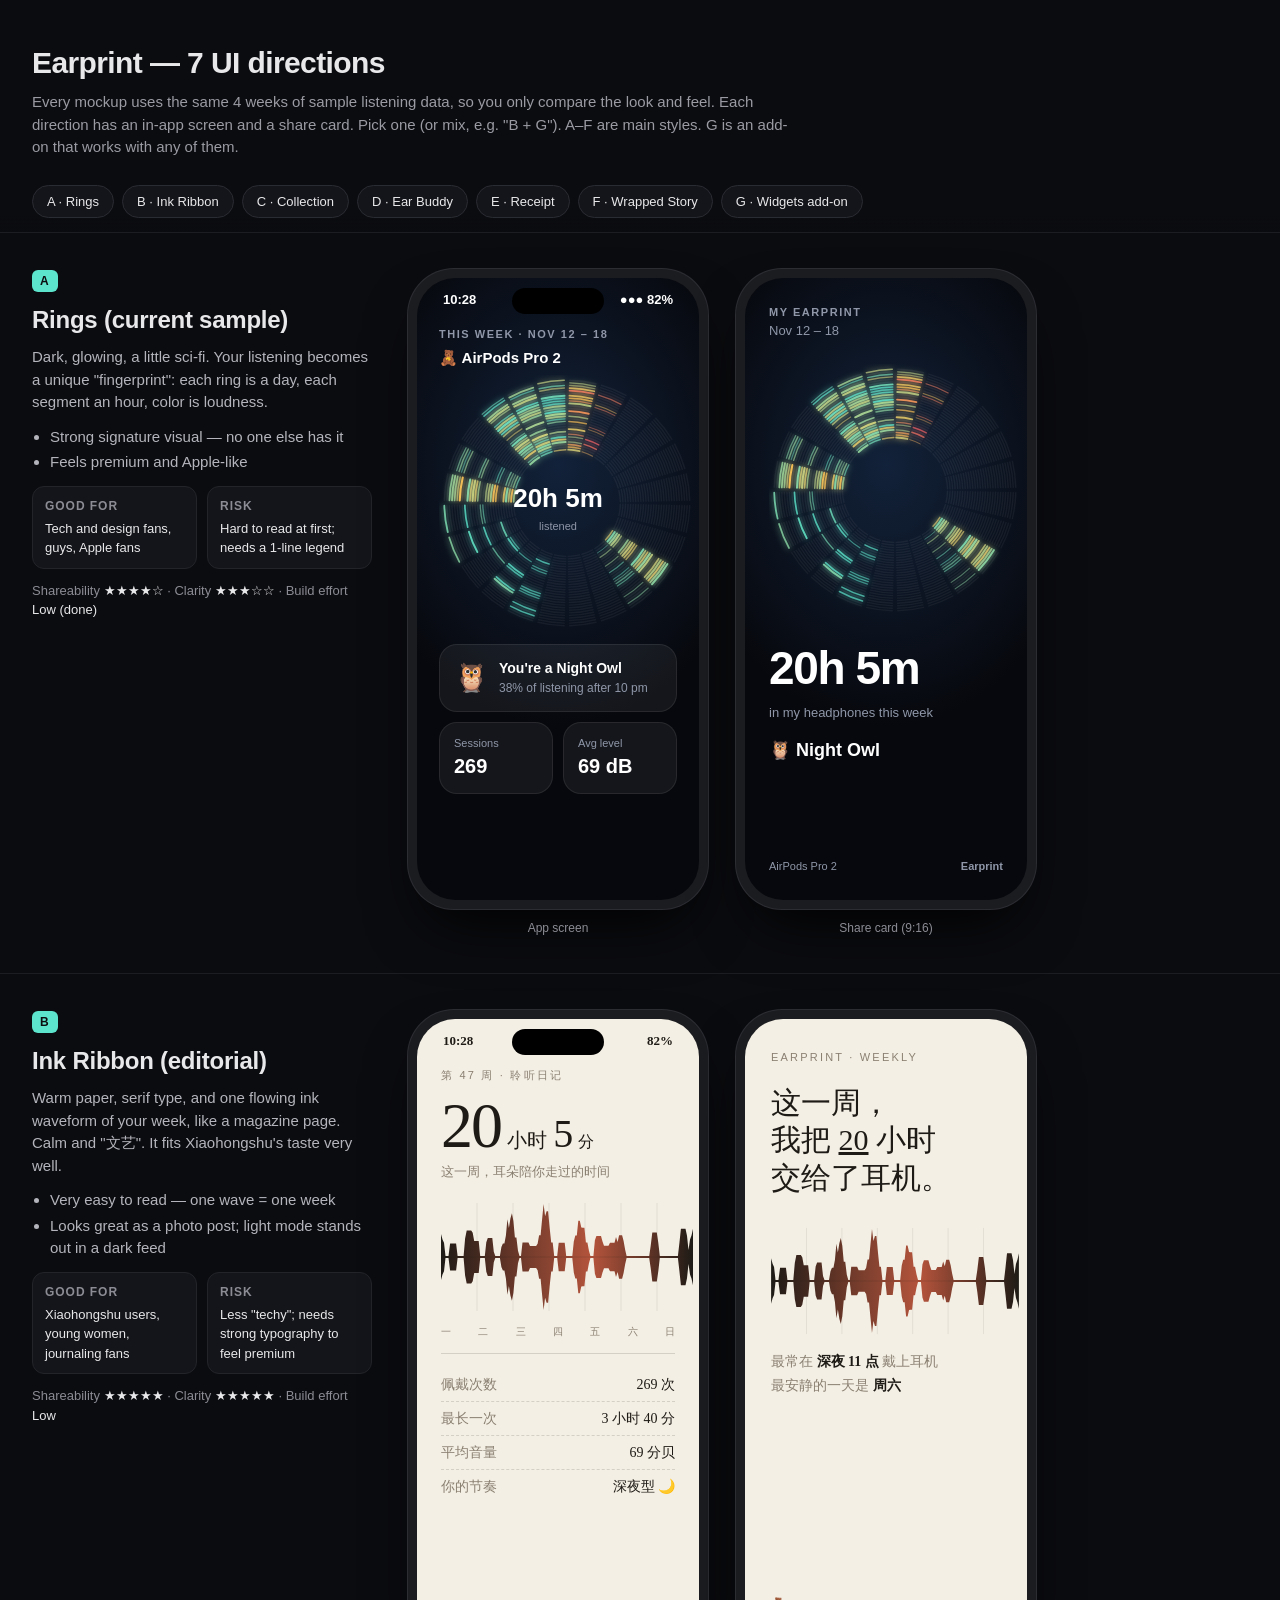
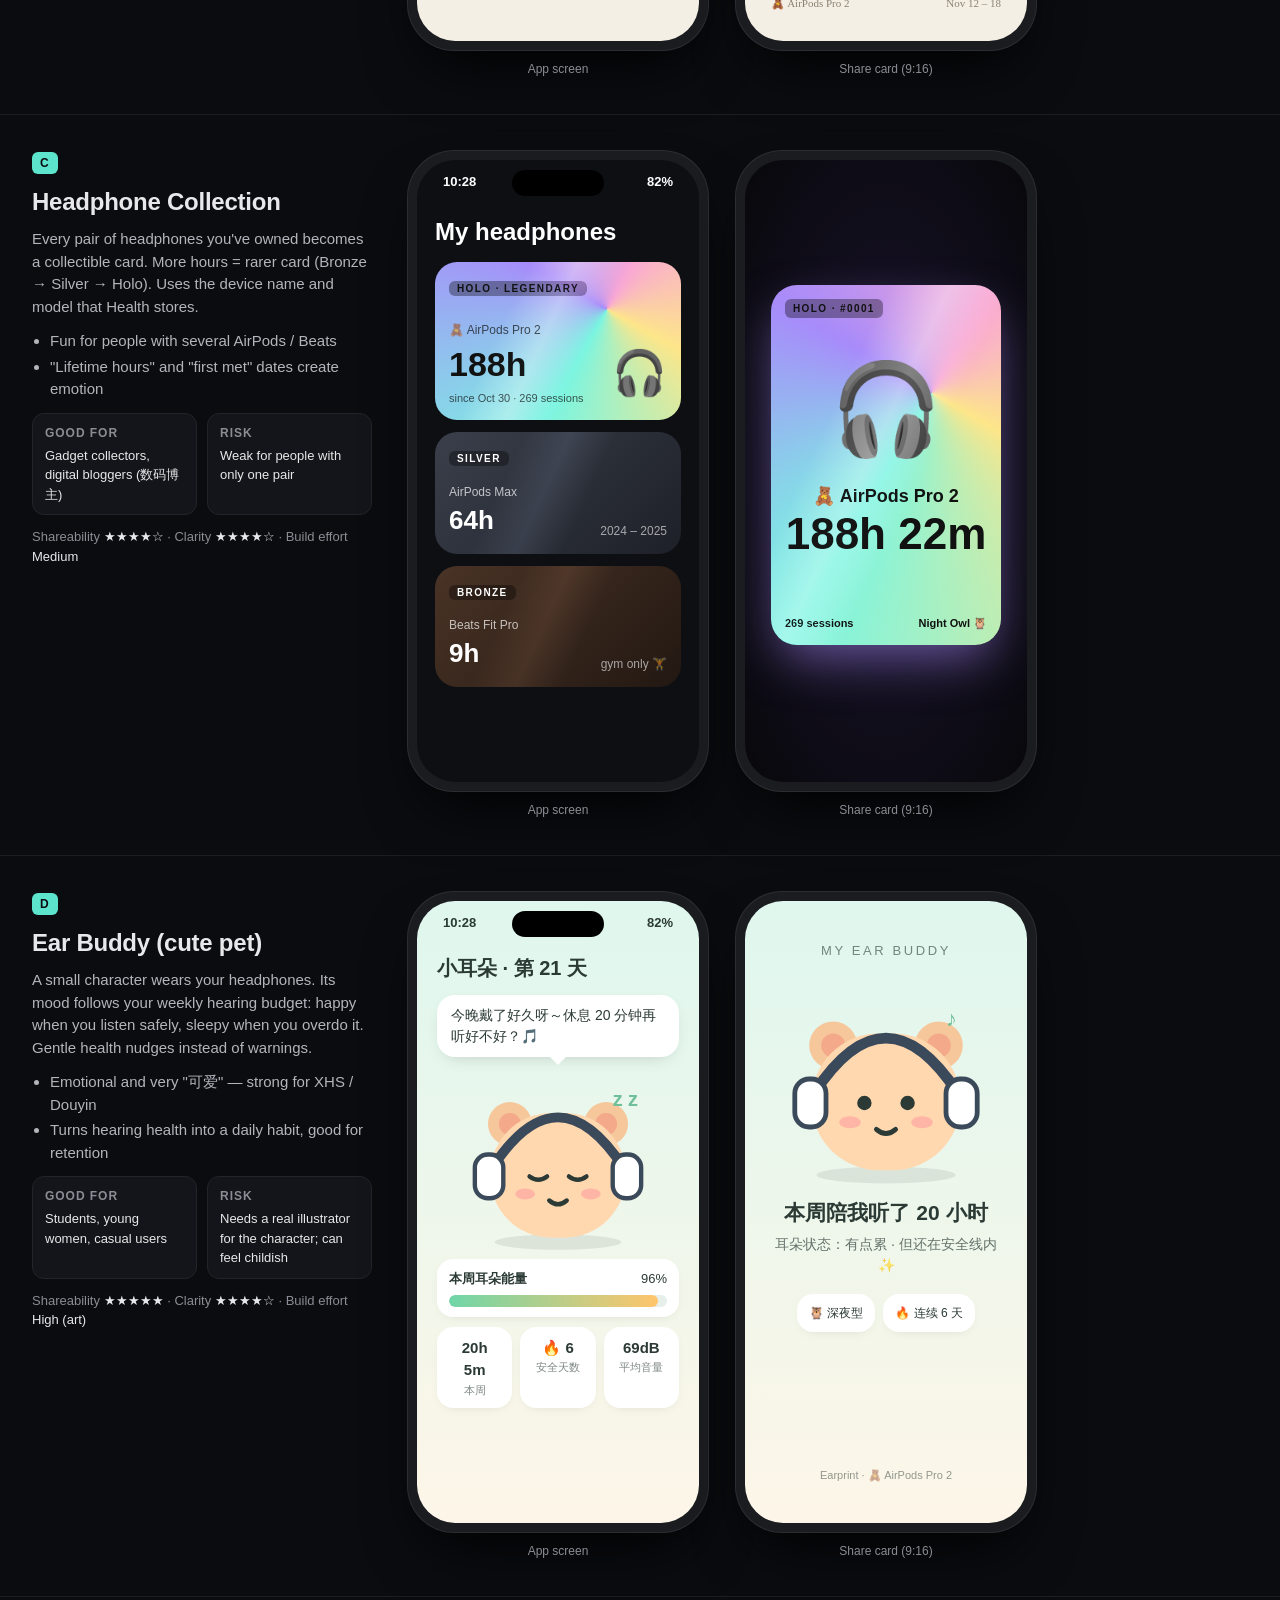
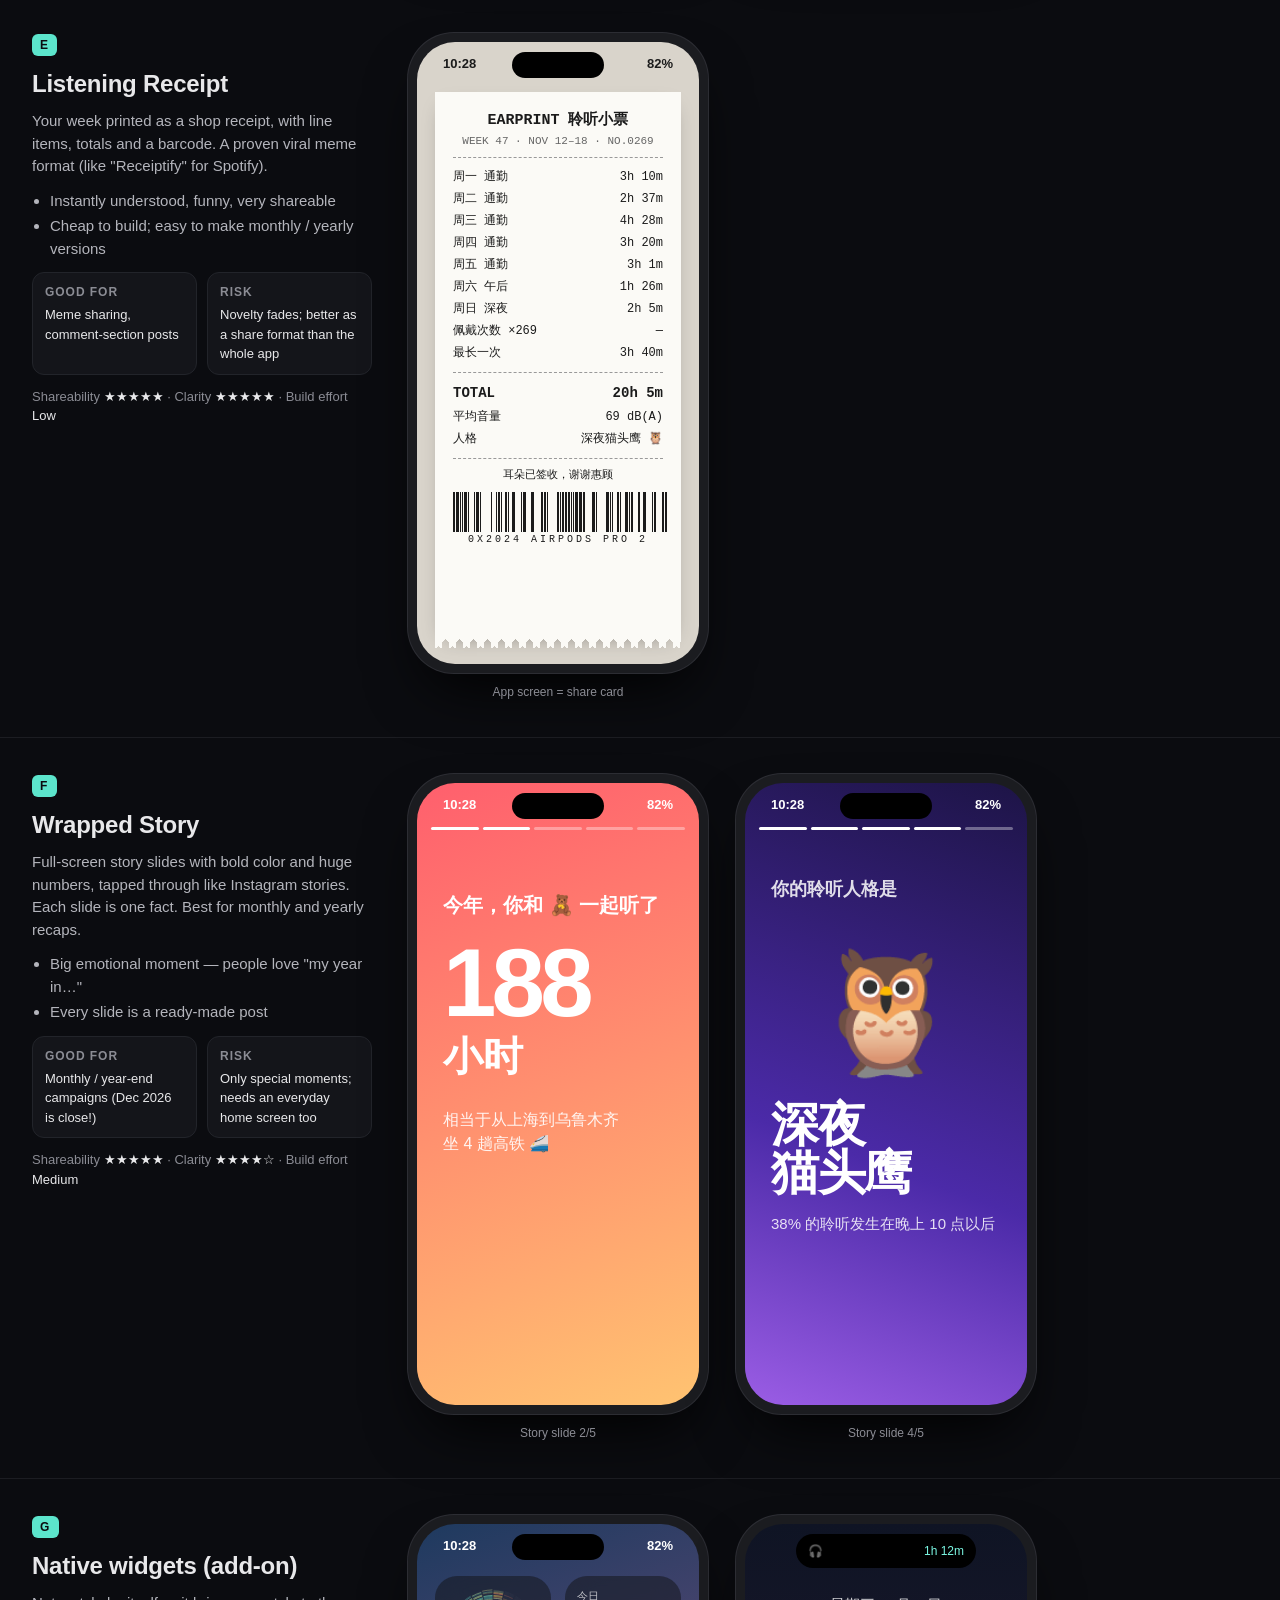
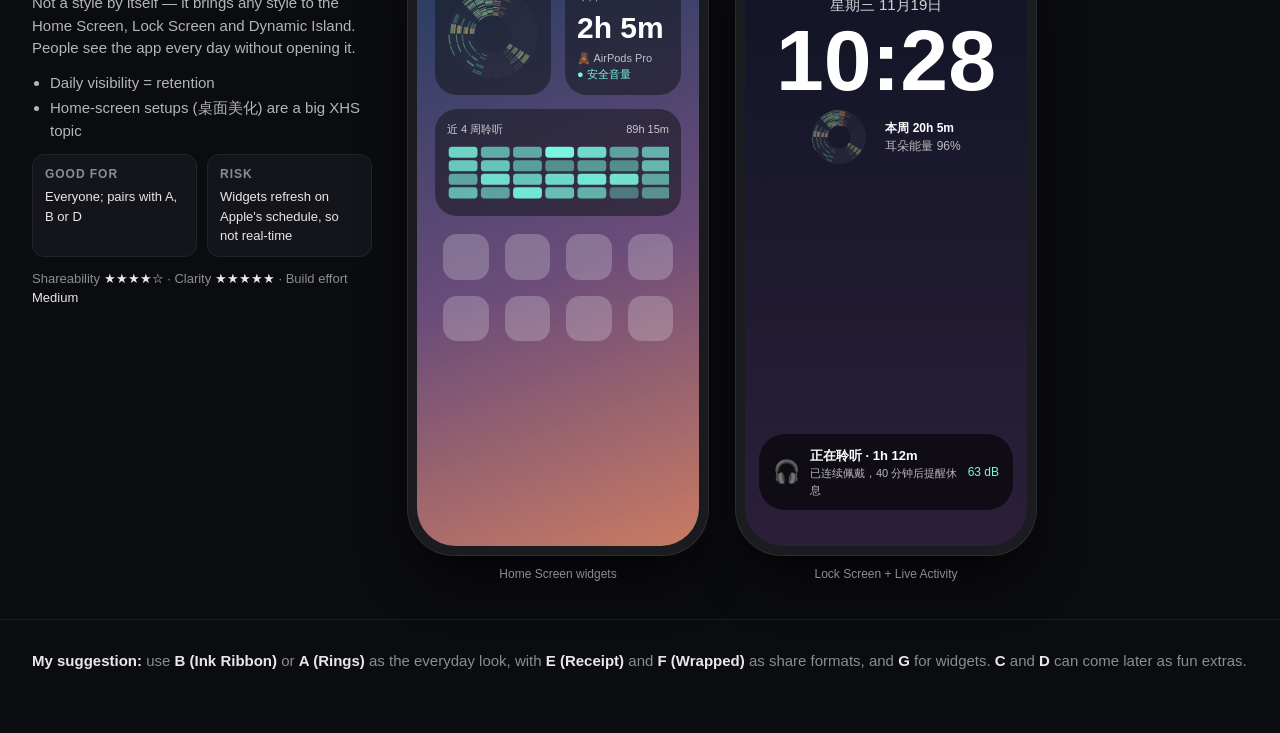
<file: docs/design-options/index.html>
<!DOCTYPE html>
<html lang="en">
<head>
<meta charset="utf-8">
<meta name="viewport" content="width=device-width, initial-scale=1">
<title>Earprint — UI directions</title>
<style>
  :root { color-scheme: dark; }
  * { box-sizing: border-box; }
  body { margin: 0; background: #0b0c10; color: #e8e8ea; font: 15px/1.5 -apple-system, BlinkMacSystemFont, "PingFang SC", "Helvetica Neue", sans-serif; }
  header.top { padding: 40px 32px 8px; max-width: 1280px; margin: 0 auto; }
  header.top h1 { margin: 0 0 6px; font-size: 30px; letter-spacing: -0.02em; }
  header.top p { margin: 0; color: #9a9ba3; max-width: 760px; }
  nav.chips { display: flex; flex-wrap: wrap; gap: 8px; padding: 18px 32px 0; max-width: 1280px; margin: 0 auto; position: sticky; top: 0; z-index: 5; background: linear-gradient(#0b0c10 75%, transparent); padding-bottom: 14px; }
  nav.chips a { color: #e8e8ea; text-decoration: none; border: 1px solid #2a2c33; border-radius: 999px; padding: 6px 14px; font-size: 13px; background: #14151a; }
  nav.chips a:hover { border-color: #5ce5cc; }
  section.opt { max-width: 1280px; margin: 0 auto; padding: 36px 32px; border-top: 1px solid #1c1d22; display: grid; grid-template-columns: minmax(260px, 340px) 1fr; gap: 36px; align-items: start; scroll-margin-top: 64px; }
  @media (max-width: 900px) { section.opt { grid-template-columns: 1fr; } }
  .info .tag { display: inline-block; font-weight: 700; font-size: 12px; letter-spacing: .12em; color: #0b0c10; background: #5ce5cc; border-radius: 6px; padding: 2px 8px; margin-bottom: 10px; }
  .info h2 { margin: 0 0 8px; font-size: 24px; letter-spacing: -0.01em; }
  .info p { color: #b4b5bc; margin: 0 0 12px; }
  .info ul { margin: 0 0 12px; padding-left: 18px; color: #b4b5bc; }
  .info li { margin: 3px 0; }
  .info .pc { display: grid; grid-template-columns: 1fr 1fr; gap: 10px; font-size: 13px; }
  .info .pc div { background: #14151a; border: 1px solid #22242a; border-radius: 12px; padding: 10px 12px; }
  .info .pc b { display: block; font-size: 12px; letter-spacing: .08em; color: #8b8c94; margin-bottom: 4px; }
  .info .score { margin-top: 12px; font-size: 13px; color: #8b8c94; }
  .info .score span { color: #e8e8ea; }
  .phones { display: flex; flex-wrap: wrap; gap: 28px; }
  .phone { width: 300px; height: 640px; border-radius: 46px; padding: 9px; background: #1b1c20; box-shadow: 0 0 0 1px #2c2d33, 0 30px 60px -20px #000; flex: none; }
  .screen { width: 100%; height: 100%; border-radius: 38px; overflow: hidden; position: relative; }
  .status { height: 44px; display: flex; justify-content: space-between; align-items: center; padding: 0 26px; font-size: 13px; font-weight: 600; }
  .island { position: absolute; top: 10px; left: 50%; transform: translateX(-50%); width: 92px; height: 26px; border-radius: 20px; background: #000; z-index: 3; }
  .cap { text-align: center; color: #8b8c94; font-size: 12px; margin-top: 10px; }
  .num { font-variant-numeric: tabular-nums; }

  /* A — Rings */
  .a { background: radial-gradient(120% 70% at 50% 30%, #12223a 0%, #07080d 60%); color: #fff; }
  .a .pad { padding: 4px 22px; }
  .a .eyebrow { font-size: 11px; letter-spacing: .14em; color: #8f97a8; font-weight: 600; }
  .a .card { background: rgba(255,255,255,.06); border: 1px solid rgba(255,255,255,.08); border-radius: 18px; padding: 12px 14px; }
  .a .grid2 { display: grid; grid-template-columns: 1fr 1fr; gap: 10px; margin-top: 10px; }
  .a .k { font-size: 11px; color: #8f97a8; } .a .v { font-size: 20px; font-weight: 700; }

  /* B — Ink Ribbon */
  .b { background: #f4efe4; color: #1e1b16; font-family: "Songti SC", "Noto Serif SC", Georgia, serif; }
  .b .pad { padding: 4px 24px; }
  .b .eyebrow { font-family: -apple-system, sans-serif; font-size: 11px; letter-spacing: .2em; color: #8a8072; }
  .b .big { font-size: 64px; line-height: 1; letter-spacing: -0.03em; }
  .b .rule { height: 1px; background: #1e1b16; opacity: .15; margin: 14px 0; }
  .b .row { display: flex; justify-content: space-between; font-size: 14px; padding: 6px 0; border-bottom: 1px dashed rgba(30,27,22,.15); }
  .b .row span:first-child { color: #8a8072; }

  /* C — Collection */
  .c { background: #0e0f13; color: #fff; }
  .c .pad { padding: 4px 18px; }
  .c .tcard { border-radius: 22px; padding: 14px; position: relative; overflow: hidden; margin-bottom: 12px; }
  .c .holo { background: conic-gradient(from 210deg at 70% 30%, #7af5e1, #a78bfa, #f9a8d4, #fde68a, #7af5e1); }
  .c .silver { background: linear-gradient(135deg, #3a3f4b, #1d2027); }
  .c .bronze { background: linear-gradient(135deg, #4a3326, #221812); }
  .c .tcard .shine { position: absolute; inset: 0; background: linear-gradient(115deg, transparent 30%, rgba(255,255,255,.35) 45%, transparent 60%); mix-blend-mode: overlay; }
  .c .rar { font-size: 10px; letter-spacing: .14em; font-weight: 800; background: rgba(0,0,0,.35); padding: 2px 8px; border-radius: 6px; }

  /* D — Ear Buddy */
  .d { background: linear-gradient(#dff7ee, #fdf6e8); color: #2b3a35; }
  .d .pad { padding: 4px 20px; }
  .d .bubble { background: #fff; border-radius: 18px; padding: 10px 14px; font-size: 14px; box-shadow: 0 6px 18px -8px rgba(0,0,0,.2); position: relative; }
  .d .bubble:after { content: ""; position: absolute; bottom: -8px; left: 50%; border: 8px solid transparent; border-top-color: #fff; border-bottom: 0; transform: translateX(-50%); }
  .d .pill { background: #fff; border-radius: 16px; padding: 10px 12px; box-shadow: 0 4px 14px -8px rgba(0,0,0,.18); }
  .d .bar { height: 12px; border-radius: 99px; background: #e6efe9; overflow: hidden; }
  .d .bar i { display: block; height: 100%; border-radius: 99px; background: linear-gradient(90deg, #6fd6a8, #ffc56b); }

  /* E — Receipt */
  .e { background: #d9d4cb; color: #1b1b1b; display: flex; flex-direction: column; }
  .e .paper { margin: 6px 18px 0; background: #fbfaf6; padding: 18px 18px 22px; font-family: "SF Mono", Menlo, "Courier New", monospace; font-size: 12px; flex: 1;
    position: relative; margin-bottom: 26px; box-shadow: 0 8px 20px -10px rgba(0,0,0,.4); }
  .e .paper::after { content: ""; position: absolute; left: 0; right: 0; bottom: -10px; height: 10px; background: linear-gradient(135deg, #fbfaf6 50%, transparent 50%) 0 0/14px 10px repeat-x, linear-gradient(-135deg, #fbfaf6 50%, transparent 50%) 7px 0/14px 10px repeat-x; }
  .e .ctr { text-align: center; } .e .li { display: flex; justify-content: space-between; padding: 2px 0; }
  .e .dash { border-top: 1px dashed #999; margin: 8px 0; }

  /* F — Wrapped story */
  .f { color: #fff; }
  .f .bars { display: flex; gap: 4px; padding: 0 14px; }
  .f .bars i { flex: 1; height: 3px; border-radius: 3px; background: rgba(255,255,255,.35); }
  .f .bars i.on { background: #fff; }
  .f .huge { font-size: 96px; font-weight: 900; line-height: .9; letter-spacing: -0.05em; }

  /* G — Widgets */
  .g { background: linear-gradient(160deg, #1e3a5f, #6b4c7a 55%, #c97b63); color: #fff; }
  .g .wgrid { display: grid; grid-template-columns: repeat(2, 1fr); gap: 14px; padding: 8px 18px; }
  .g .w { background: rgba(20,22,28,.55); backdrop-filter: blur(14px); border-radius: 22px; padding: 12px; }
  .g .wide { grid-column: span 2; }
  .g .apps { display: grid; grid-template-columns: repeat(4, 1fr); gap: 16px; padding: 10px 26px; }
  .g .apps i { aspect-ratio: 1; border-radius: 14px; background: rgba(255,255,255,.22); }
  .g .live { margin: 8px 14px; background: rgba(0,0,0,.6); border-radius: 26px; padding: 12px 14px; display: flex; align-items: center; gap: 10px; }
  footer { max-width: 1280px; margin: 0 auto; padding: 30px 32px 60px; color: #8b8c94; border-top: 1px solid #1c1d22; }
</style>
</head>
<body>
<header class="top">
  <h1>Earprint — 7 UI directions</h1>
  <p>Every mockup uses the same 4 weeks of sample listening data, so you only compare the look and feel. Each direction has an in-app screen and a share card. Pick one (or mix, e.g. "B + G"). A–F are main styles. G is an add-on that works with any of them.</p>
</header>
<nav class="chips">
  <a href="#A">A · Rings</a><a href="#B">B · Ink Ribbon</a><a href="#C">C · Collection</a><a href="#D">D · Ear Buddy</a><a href="#E">E · Receipt</a><a href="#F">F · Wrapped Story</a><a href="#G">G · Widgets add-on</a>
</nav>

<section class="opt" id="A">
  <div class="info">
    <span class="tag">A</span>
    <h2>Rings (current sample)</h2>
    <p>Dark, glowing, a little sci-fi. Your listening becomes a unique "fingerprint": each ring is a day, each segment an hour, color is loudness.</p>
    <ul><li>Strong signature visual — no one else has it</li><li>Feels premium and Apple-like</li></ul>
    <div class="pc"><div><b>GOOD FOR</b>Tech and design fans, guys, Apple fans</div><div><b>RISK</b>Hard to read at first; needs a 1-line legend</div></div>
    <div class="score">Shareability <span>★★★★☆</span> · Clarity <span>★★★☆☆</span> · Build effort <span>Low (done)</span></div>
  </div>
  <div class="phones">
    <div><div class="phone"><div class="screen a"><div class="island"></div><div class="status"><span>10:28</span><span>●●● 82%</span></div>
      <div class="pad">
        <div class="eyebrow">THIS WEEK · NOV 12 – 18</div>
        <div style="font-weight:600;margin-top:4px">🧸 AirPods Pro 2</div>
        <div style="position:relative;margin:6px 0"><svg id="a-rings" viewBox="0 0 256 256" width="256" height="256"></svg>
          <div style="position:absolute;inset:0;display:grid;place-items:center;text-align:center"><div><div class="num" style="font-size:26px;font-weight:800" id="a-week"></div><div style="font-size:11px;color:#8f97a8">listened</div></div></div></div>
        <div class="card" style="display:flex;gap:10px;align-items:center"><span style="font-size:28px">🦉</span><div><div style="font-weight:700;font-size:14px">You're a Night Owl</div><div style="font-size:12px;color:#8f97a8" id="a-night"></div></div></div>
        <div class="grid2"><div class="card"><div class="k">Sessions</div><div class="v num">269</div></div><div class="card"><div class="k">Avg level</div><div class="v num" id="a-db"></div></div></div>
      </div></div></div><div class="cap">App screen</div></div>
    <div><div class="phone"><div class="screen a" style="display:flex;flex-direction:column;padding:26px 24px">
      <div class="eyebrow">MY EARPRINT</div><div style="color:#8f97a8;font-size:13px">Nov 12 – 18</div>
      <svg id="a-rings2" viewBox="0 0 256 256" width="252" height="252" style="margin:24px auto 18px"></svg>
      <div class="num" style="font-size:46px;font-weight:800;letter-spacing:-.03em" id="a-week2"></div>
      <div style="color:#8f97a8;font-size:13px">in my headphones this week</div>
      <div style="font-size:18px;font-weight:700;margin-top:14px">🦉 Night Owl</div>
      <div style="margin-top:auto;display:flex;justify-content:space-between;color:#8f97a8;font-size:11px"><span>AirPods Pro 2</span><b>Earprint</b></div>
    </div></div><div class="cap">Share card (9:16)</div></div>
  </div>
</section>

<section class="opt" id="B">
  <div class="info">
    <span class="tag">B</span>
    <h2>Ink Ribbon (editorial)</h2>
    <p>Warm paper, serif type, and one flowing ink waveform of your week, like a magazine page. Calm and "文艺". It fits Xiaohongshu's taste very well.</p>
    <ul><li>Very easy to read — one wave = one week</li><li>Looks great as a photo post; light mode stands out in a dark feed</li></ul>
    <div class="pc"><div><b>GOOD FOR</b>Xiaohongshu users, young women, journaling fans</div><div><b>RISK</b>Less "techy"; needs strong typography to feel premium</div></div>
    <div class="score">Shareability <span>★★★★★</span> · Clarity <span>★★★★★</span> · Build effort <span>Low</span></div>
  </div>
  <div class="phones">
    <div><div class="phone"><div class="screen b"><div class="island"></div><div class="status" style="font-family:-apple-system"><span>10:28</span><span>82%</span></div>
      <div class="pad">
        <div class="eyebrow">第 47 周 · 聆听日记</div>
        <div style="display:flex;align-items:baseline;gap:6px;margin-top:10px"><span class="big num" id="b-h"></span><span style="font-size:20px">小时</span><span class="big num" id="b-m" style="font-size:40px"></span><span style="font-size:16px">分</span></div>
        <div style="color:#8a8072;font-size:13px;margin-top:4px">这一周，耳朵陪你走过的时间</div>
        <svg id="b-ribbon" viewBox="0 0 252 120" width="252" height="120" style="margin-top:16px"></svg>
        <div style="display:flex;justify-content:space-between;font-family:-apple-system;font-size:10px;color:#8a8072"><span>一</span><span>二</span><span>三</span><span>四</span><span>五</span><span>六</span><span>日</span></div>
        <div class="rule"></div>
        <div class="row"><span>佩戴次数</span><span class="num">269 次</span></div>
        <div class="row"><span>最长一次</span><span class="num">3 小时 40 分</span></div>
        <div class="row"><span>平均音量</span><span class="num" id="b-db"></span></div>
        <div class="row" style="border:0"><span>你的节奏</span><span>深夜型 🌙</span></div>
      </div></div></div><div class="cap">App screen</div></div>
    <div><div class="phone"><div class="screen b" style="padding:30px 26px;display:flex;flex-direction:column">
      <div class="eyebrow">EARPRINT · WEEKLY</div>
      <div style="font-size:30px;line-height:1.25;margin-top:18px">这一周，<br>我把 <u id="b-h2" class="num"></u> 小时<br>交给了耳机。</div>
      <svg id="b-ribbon2" viewBox="0 0 252 120" width="248" height="118" style="margin:26px 0 10px"></svg>
      <div style="font-size:14px;color:#8a8072;line-height:1.7">最常在 <b style="color:#1e1b16">深夜 11 点</b> 戴上耳机<br>最安静的一天是 <b style="color:#1e1b16">周六</b></div>
      <div style="margin-top:auto;display:flex;justify-content:space-between;font-family:-apple-system;font-size:11px;color:#8a8072"><span>🧸 AirPods Pro 2</span><span>Nov 12 – 18</span></div>
    </div></div><div class="cap">Share card (9:16)</div></div>
  </div>
</section>

<section class="opt" id="C">
  <div class="info">
    <span class="tag">C</span>
    <h2>Headphone Collection</h2>
    <p>Every pair of headphones you've owned becomes a collectible card. More hours = rarer card (Bronze → Silver → Holo). Uses the device name and model that Health stores.</p>
    <ul><li>Fun for people with several AirPods / Beats</li><li>"Lifetime hours" and "first met" dates create emotion</li></ul>
    <div class="pc"><div><b>GOOD FOR</b>Gadget collectors, digital bloggers (数码博主)</div><div><b>RISK</b>Weak for people with only one pair</div></div>
    <div class="score">Shareability <span>★★★★☆</span> · Clarity <span>★★★★☆</span> · Build effort <span>Medium</span></div>
  </div>
  <div class="phones">
    <div><div class="phone"><div class="screen c"><div class="island"></div><div class="status"><span>10:28</span><span>82%</span></div>
      <div class="pad">
        <div style="font-size:24px;font-weight:800;margin:6px 0 12px">My headphones</div>
        <div class="tcard holo" style="color:#111"><div class="shine"></div><span class="rar">HOLO · LEGENDARY</span>
          <div style="display:flex;justify-content:space-between;align-items:end;margin-top:22px"><div><div style="font-size:12px;opacity:.7">🧸 AirPods Pro 2</div><div class="num" style="font-size:34px;font-weight:900">188h</div><div style="font-size:11px;opacity:.7">since Oct 30 · 269 sessions</div></div><div style="font-size:44px">🎧</div></div></div>
        <div class="tcard silver"><div class="shine"></div><span class="rar">SILVER</span>
          <div style="display:flex;justify-content:space-between;align-items:end;margin-top:14px"><div><div style="font-size:12px;opacity:.7">AirPods Max</div><div class="num" style="font-size:26px;font-weight:800">64h</div></div><div style="font-size:12px;opacity:.6">2024 – 2025</div></div></div>
        <div class="tcard bronze"><div class="shine"></div><span class="rar">BRONZE</span>
          <div style="display:flex;justify-content:space-between;align-items:end;margin-top:14px"><div><div style="font-size:12px;opacity:.7">Beats Fit Pro</div><div class="num" style="font-size:26px;font-weight:800">9h</div></div><div style="font-size:12px;opacity:.6">gym only 🏋️</div></div></div>
      </div></div></div><div class="cap">App screen</div></div>
    <div><div class="phone"><div class="screen c" style="display:grid;place-items:center;background:radial-gradient(#1c1530,#08080b)">
      <div class="tcard holo" style="width:230px;height:360px;color:#111;display:flex;flex-direction:column;border-radius:26px;box-shadow:0 20px 50px -10px rgba(167,139,250,.6)"><div class="shine"></div>
        <span class="rar" style="align-self:flex-start">HOLO · #0001</span>
        <div style="font-size:90px;text-align:center;margin:24px 0 6px">🎧</div>
        <div style="font-weight:800;font-size:18px;text-align:center">🧸 AirPods Pro 2</div>
        <div class="num" style="font-size:44px;font-weight:900;text-align:center;line-height:1.1">188h 22m</div>
        <div style="margin-top:auto;display:flex;justify-content:space-between;font-size:11px;font-weight:700"><span>269 sessions</span><span>Night Owl 🦉</span></div></div>
    </div></div><div class="cap">Share card (9:16)</div></div>
  </div>
</section>

<section class="opt" id="D">
  <div class="info">
    <span class="tag">D</span>
    <h2>Ear Buddy (cute pet)</h2>
    <p>A small character wears your headphones. Its mood follows your weekly hearing budget: happy when you listen safely, sleepy when you overdo it. Gentle health nudges instead of warnings.</p>
    <ul><li>Emotional and very "可爱" — strong for XHS / Douyin</li><li>Turns hearing health into a daily habit, good for retention</li></ul>
    <div class="pc"><div><b>GOOD FOR</b>Students, young women, casual users</div><div><b>RISK</b>Needs a real illustrator for the character; can feel childish</div></div>
    <div class="score">Shareability <span>★★★★★</span> · Clarity <span>★★★★☆</span> · Build effort <span>High (art)</span></div>
  </div>
  <div class="phones">
    <div><div class="phone"><div class="screen d"><div class="island"></div><div class="status"><span>10:28</span><span>82%</span></div>
      <div class="pad">
        <div style="font-weight:800;font-size:20px;margin:4px 0 12px">小耳朵 · 第 21 天</div>
        <div class="bubble">今晚戴了好久呀～休息 20 分钟再听好不好？🎵</div>
        <svg id="d-buddy" viewBox="0 0 200 170" width="220" height="186" style="display:block;margin:10px auto 6px"></svg>
        <div class="pill"><div style="display:flex;justify-content:space-between;font-size:13px;margin-bottom:6px"><b>本周耳朵能量</b><span class="num" id="d-budget"></span></div><div class="bar"><i id="d-bar"></i></div></div>
        <div style="display:grid;grid-template-columns:1fr 1fr 1fr;gap:8px;margin-top:10px;text-align:center">
          <div class="pill"><div class="num" style="font-weight:800" id="d-week"></div><div style="font-size:11px;opacity:.6">本周</div></div>
          <div class="pill"><div class="num" style="font-weight:800">🔥 6</div><div style="font-size:11px;opacity:.6">安全天数</div></div>
          <div class="pill"><div class="num" style="font-weight:800" id="d-db"></div><div style="font-size:11px;opacity:.6">平均音量</div></div>
        </div>
      </div></div></div><div class="cap">App screen</div></div>
    <div><div class="phone"><div class="screen d" style="display:flex;flex-direction:column;align-items:center;padding:40px 24px;text-align:center">
      <div style="font-size:13px;letter-spacing:.2em;opacity:.6">MY EAR BUDDY</div>
      <svg id="d-buddy2" viewBox="0 0 200 170" width="240" height="204" style="margin:22px 0 10px"></svg>
      <div style="font-size:21px;font-weight:900">本周陪我听了 <span class="num" id="d-week2"></span></div>
      <div style="font-size:14px;opacity:.7;margin-top:6px">耳朵状态：有点累 · 但还在安全线内 ✨</div>
      <div style="display:flex;gap:8px;margin-top:18px"><span class="pill" style="font-size:12px">🦉 深夜型</span><span class="pill" style="font-size:12px">🔥 连续 6 天</span></div>
      <div style="margin-top:auto;font-size:11px;opacity:.5">Earprint · 🧸 AirPods Pro 2</div>
    </div></div><div class="cap">Share card (9:16)</div></div>
  </div>
</section>

<section class="opt" id="E">
  <div class="info">
    <span class="tag">E</span>
    <h2>Listening Receipt</h2>
    <p>Your week printed as a shop receipt, with line items, totals and a barcode. A proven viral meme format (like "Receiptify" for Spotify).</p>
    <ul><li>Instantly understood, funny, very shareable</li><li>Cheap to build; easy to make monthly / yearly versions</li></ul>
    <div class="pc"><div><b>GOOD FOR</b>Meme sharing, comment-section posts</div><div><b>RISK</b>Novelty fades; better as a share format than the whole app</div></div>
    <div class="score">Shareability <span>★★★★★</span> · Clarity <span>★★★★★</span> · Build effort <span>Low</span></div>
  </div>
  <div class="phones">
    <div><div class="phone"><div class="screen e"><div class="island"></div><div class="status"><span>10:28</span><span>82%</span></div>
      <div class="paper">
        <div class="ctr" style="font-weight:800;font-size:15px">EARPRINT 聆听小票</div>
        <div class="ctr" style="font-size:11px;color:#666">WEEK 47 · NOV 12–18 · NO.0269</div>
        <div class="dash"></div>
        <div id="e-items"></div>
        <div class="dash"></div>
        <div class="li" style="font-weight:800;font-size:14px"><span>TOTAL</span><span id="e-total" class="num"></span></div>
        <div class="li"><span>平均音量</span><span id="e-db"></span></div>
        <div class="li"><span>人格</span><span>深夜猫头鹰 🦉</span></div>
        <div class="dash"></div>
        <div class="ctr" style="font-size:11px">耳朵已签收，谢谢惠顾</div>
        <svg id="e-bar" viewBox="0 0 220 40" width="220" height="40" style="display:block;margin:8px auto 0"></svg>
        <div class="ctr" style="font-size:10px;letter-spacing:.3em">0X2024 AIRPODS PRO 2</div>
      </div></div></div><div class="cap">App screen = share card</div></div>
  </div>
</section>

<section class="opt" id="F">
  <div class="info">
    <span class="tag">F</span>
    <h2>Wrapped Story</h2>
    <p>Full-screen story slides with bold color and huge numbers, tapped through like Instagram stories. Each slide is one fact. Best for monthly and yearly recaps.</p>
    <ul><li>Big emotional moment — people love "my year in…"</li><li>Every slide is a ready-made post</li></ul>
    <div class="pc"><div><b>GOOD FOR</b>Monthly / year-end campaigns (Dec 2026 is close!)</div><div><b>RISK</b>Only special moments; needs an everyday home screen too</div></div>
    <div class="score">Shareability <span>★★★★★</span> · Clarity <span>★★★★☆</span> · Build effort <span>Medium</span></div>
  </div>
  <div class="phones">
    <div><div class="phone"><div class="screen f" style="background:linear-gradient(160deg,#ff5f6d,#ffc371)"><div class="island"></div><div class="status"><span>10:28</span><span>82%</span></div>
      <div class="bars"><i class="on"></i><i class="on"></i><i></i><i></i><i></i></div>
      <div style="padding:60px 26px 0"><div style="font-size:20px;font-weight:700">今年，你和 🧸 一起听了</div>
        <div class="huge num" style="margin-top:20px">188</div><div style="font-size:40px;font-weight:900">小时</div>
        <div style="font-size:16px;margin-top:22px;opacity:.9">相当于从上海到乌鲁木齐<br>坐 4 趟高铁 🚄</div></div>
    </div></div><div class="cap">Story slide 2/5</div></div>
    <div><div class="phone"><div class="screen f" style="background:linear-gradient(200deg,#1d1446,#4b2aa8 60%,#9b5de5)"><div class="island"></div><div class="status"><span>10:28</span><span>82%</span></div>
      <div class="bars"><i class="on"></i><i class="on"></i><i class="on"></i><i class="on"></i><i></i></div>
      <div style="padding:46px 26px 0"><div style="font-size:18px;font-weight:700;opacity:.85">你的聆听人格是</div>
        <div style="font-size:120px;text-align:center;margin:18px 0 0">🦉</div>
        <div style="font-size:48px;font-weight:900;line-height:1;letter-spacing:-.03em">深夜<br>猫头鹰</div>
        <div style="font-size:15px;margin-top:16px;opacity:.85" id="f-night"></div></div>
    </div></div><div class="cap">Story slide 4/5</div></div>
  </div>
</section>

<section class="opt" id="G">
  <div class="info">
    <span class="tag">G</span>
    <h2>Native widgets (add-on)</h2>
    <p>Not a style by itself — it brings any style to the Home Screen, Lock Screen and Dynamic Island. People see the app every day without opening it.</p>
    <ul><li>Daily visibility = retention</li><li>Home-screen setups (桌面美化) are a big XHS topic</li></ul>
    <div class="pc"><div><b>GOOD FOR</b>Everyone; pairs with A, B or D</div><div><b>RISK</b>Widgets refresh on Apple's schedule, so not real-time</div></div>
    <div class="score">Shareability <span>★★★★☆</span> · Clarity <span>★★★★★</span> · Build effort <span>Medium</span></div>
  </div>
  <div class="phones">
    <div><div class="phone"><div class="screen g"><div class="island"></div><div class="status"><span>10:28</span><span>82%</span></div>
      <div class="wgrid">
        <div class="w"><svg id="g-ring" viewBox="0 0 256 256" width="100%" style="display:block"></svg></div>
        <div class="w" style="display:flex;flex-direction:column;justify-content:space-between"><div style="font-size:11px;opacity:.7">今日</div><div><div class="num" style="font-size:30px;font-weight:800" id="g-today"></div><div style="font-size:11px;opacity:.7">🧸 AirPods Pro</div></div><div style="font-size:11px;color:#7af5e1">● 安全音量</div></div>
        <div class="w wide"><div style="display:flex;justify-content:space-between;font-size:11px;opacity:.75;margin-bottom:8px"><span>近 4 周聆听</span><span id="g-total"></span></div><svg id="g-heat" viewBox="0 0 262 70" width="100%" style="display:block"></svg></div>
      </div>
      <div class="apps"><i></i><i></i><i></i><i></i><i></i><i></i><i></i><i></i></div>
    </div></div><div class="cap">Home Screen widgets</div></div>
    <div><div class="phone"><div class="screen g" style="background:linear-gradient(180deg,#0f1424,#2b1f3a)"><div class="island" style="width:180px;height:34px;display:flex;align-items:center;justify-content:space-between;padding:0 12px;font-size:12px;color:#7af5e1"><span>🎧</span><span class="num">1h 12m</span></div>
      <div style="text-align:center;margin-top:70px"><div style="font-size:15px;opacity:.8">星期三 11月19日</div><div class="num" style="font-size:86px;font-weight:700;line-height:1">10:28</div></div>
      <div style="display:flex;justify-content:center;gap:18px;margin-top:6px">
        <svg id="g-lock" viewBox="0 0 256 256" width="56" height="56"></svg>
        <div style="text-align:left;font-size:12px;align-self:center"><div style="font-weight:700">本周 <span id="g-week"></span></div><div style="opacity:.7">耳朵能量 <span id="g-energy"></span></div></div></div>
      <div style="position:absolute;bottom:28px;left:0;right:0"><div class="live"><span style="font-size:22px">🎧</span><div style="flex:1"><div style="font-size:13px;font-weight:700">正在聆听 · 1h 12m</div><div style="font-size:11px;opacity:.7">已连续佩戴，40 分钟后提醒休息</div></div><span style="font-size:12px;color:#7af5e1" class="num">63 dB</span></div></div>
    </div></div><div class="cap">Lock Screen + Live Activity</div></div>
  </div>
</section>

<footer>
  <b style="color:#e8e8ea">My suggestion:</b> use <b style="color:#e8e8ea">B (Ink Ribbon)</b> or <b style="color:#e8e8ea">A (Rings)</b> as the everyday look, with <b style="color:#e8e8ea">E (Receipt)</b> and <b style="color:#e8e8ea">F (Wrapped)</b> as share formats, and <b style="color:#e8e8ea">G</b> for widgets. <b style="color:#e8e8ea">C</b> and <b style="color:#e8e8ea">D</b> can come later as fun extras.
</footer>

<script>
// Same deterministic sample data as the Swift sample.
function rng(seed){ let s=seed>>>0; return ()=>{ s=(s+0x6D2B79F5)>>>0; let t=s; t=Math.imul(t^(t>>>15),t|1); t^=t+Math.imul(t^(t>>>7),t|61); return ((t^(t>>>14))>>>0)/4294967296; }; }
const R = rng(7), DAYS = 28;
const M = Array.from({length:DAYS},()=>Array(24).fill(0)), D = Array.from({length:DAYS},()=>Array(24).fill(0));
const rnd = (a,b)=>a+R()*(b-a);
for (let d=0; d<DAYS; d++) {
  const wk = d%7<5;
  const add=(h,a,b,da,db,p=1)=>{ if(R()<p){ M[d][h]=Math.min(60,M[d][h]+rnd(a,b)); D[d][h]=rnd(da,db);} };
  if (wk) { add(8,25,50,62,70); add(9,5,20,60,66,.6); add(13,10,30,54,60,.5); add(18,25,50,63,72); add(19,10,25,60,66,.7); }
  else { for (let h=14;h<=17;h++) add(h,10,45,55,64,.55); }
  for (let h=21;h<=23;h++) add(h,15,55,58,70,.75);
  add(0,10,45,66,80,.5); add(1,5,30,70,82,.25);
}
const last = n => M.slice(-n), lastD = n => D.slice(-n);
const sum = a => a.flat().reduce((x,y)=>x+y,0);
const weekMin = sum(last(7));
const fmt = m => { m=Math.round(m); return m>=60 ? `${Math.floor(m/60)}h ${m%60}m` : `${m}m`; };
const avgDb = (()=>{ let e=0,w=0; last(7).forEach((r,i)=>r.forEach((m,h)=>{ if(m>0){ e+=Math.pow(10,lastD(7)[i][h]/10)*m; w+=m; } })); return 10*Math.log10(e/w); })();
const night = (()=>{ let p=0; last(28).forEach(r=>[22,23,0,1,2,3].forEach(h=>p+=r[h])); return p/sum(last(28)); })();
const budget = (()=>{ let u=0; last(7).forEach((r,i)=>r.forEach((m,h)=>{ if(m>0) u+=m/(2400*Math.pow(2,(80-lastD(7)[i][h])/3)); })); return u; })();

function mix(a,b,t){ t=Math.max(0,Math.min(1,t)); return a.map((v,i)=>Math.round(v+(b[i]-v)*t)); }
const Q=[92,229,204], MO=[255,194,84], L=[255,97,102];
function lvl(db){ const c = db<60?Q: db<72?mix(Q,MO,(db-60)/12): db<82?mix(MO,L,(db-72)/10):L; return `rgb(${c})`; }
const $ = id => document.getElementById(id);
const NS = 'http://www.w3.org/2000/svg';
function el(tag, attrs, parent){ const e=document.createElementNS(NS,tag); for(const k in attrs) e.setAttribute(k,attrs[k]); parent&&parent.appendChild(e); return e; }

function rings(svg, {glow=true, track='rgba(255,255,255,.05)'}={}) {
  const c=128, outer=124, inner=outer*0.42, step=(outer-inner)/DAYS, max=Math.max(...M.flat());
  if (glow) { const f=el('filter',{id:svg.id+'g',x:'-20%',y:'-20%',width:'140%',height:'140%'},el('defs',{},svg)); el('feGaussianBlur',{stdDeviation:3},f); }
  const arc=(d,h)=>{ const r=inner+step*(d+.5), a0=(h*15-90+1.3)*Math.PI/180, a1=((h+1)*15-90-1.3)*Math.PI/180;
    return `M${c+r*Math.cos(a0)} ${c+r*Math.sin(a0)} A${r} ${r} 0 0 1 ${c+r*Math.cos(a1)} ${c+r*Math.sin(a1)}`; };
  const gG = glow ? el('g',{filter:`url(#${svg.id}g)`},svg) : null, gS = el('g',{},svg);
  for (let d=0; d<DAYS; d++) for (let h=0; h<24; h++) {
    el('path',{d:arc(d,h),stroke:track,'stroke-width':step*.55,fill:'none','stroke-linecap':'round'},gS);
  }
  for (let d=0; d<DAYS; d++) for (let h=0; h<24; h++) { const m=M[d][h]; if(!m) continue; const t=Math.min(1,m/max);
    const a={d:arc(d,h),stroke:lvl(D[d][h]),'stroke-opacity':.3+.7*t,'stroke-width':step*(.3+.55*t),fill:'none','stroke-linecap':'round'};
    if (gG) el('path',a,gG); el('path',a,gS); }
}

function ribbon(svg, color='#1e1b16') {
  const W=252,H=120,mid=60, pts=[];
  const series = last(7).flat();
  const sm = series.map((_,i)=>{ let s=0,n=0; for(let k=-2;k<=2;k++){ const v=series[i+k]; if(v!==undefined){ s+=v; n++; } } return s/n; });
  const max=Math.max(...sm);
  sm.forEach((v,i)=>pts.push([i/(sm.length-1)*W, v/max*52]));
  const top=pts.map(([x,y])=>`${x.toFixed(1)},${(mid-y-1).toFixed(1)}`), bot=pts.slice().reverse().map(([x,y])=>`${x.toFixed(1)},${(mid+y+1).toFixed(1)}`);
  const g=el('linearGradient',{id:svg.id+'grad',x1:0,x2:1},el('defs',{},svg));
  el('stop',{offset:0,'stop-color':color},g); el('stop',{offset:.6,'stop-color':'#b5543c'},g); el('stop',{offset:1,'stop-color':color},g);
  for (let d=1; d<7; d++) el('line',{x1:d*W/7,x2:d*W/7,y1:6,y2:H-6,stroke:color,'stroke-opacity':.08},svg);
  el('polygon',{points:top.concat(bot).join(' '),fill:`url(#${svg.id}grad)`},svg);
  el('line',{x1:0,x2:W,y1:mid,y2:mid,stroke:color,'stroke-opacity':.25,'stroke-width':.6},svg);
}

function buddy(svg, mood='tired') {
  el('ellipse',{cx:100,cy:160,rx:58,ry:7,fill:'rgba(0,0,0,.08)'},svg);
  el('circle',{cx:56,cy:52,r:20,fill:'#f6c79b'},svg); el('circle',{cx:144,cy:52,r:20,fill:'#f6c79b'},svg);
  el('circle',{cx:56,cy:52,r:10,fill:'#f3a98a'},svg); el('circle',{cx:144,cy:52,r:10,fill:'#f3a98a'},svg);
  el('rect',{x:38,y:42,width:124,height:114,rx:56,fill:'#ffd8b0'},svg);
  el('path',{d:'M40 92 Q100 0 160 92',stroke:'#3b4a5a','stroke-width':9,fill:'none','stroke-linecap':'round'},svg);
  el('rect',{x:24,y:80,width:26,height:40,rx:12,fill:'#ffffff',stroke:'#3b4a5a','stroke-width':4},svg);
  el('rect',{x:150,y:80,width:26,height:40,rx:12,fill:'#ffffff',stroke:'#3b4a5a','stroke-width':4},svg);
  if (mood==='tired') { el('path',{d:'M74 100 q8 6 16 0',stroke:'#2b3a35','stroke-width':4,fill:'none','stroke-linecap':'round'},svg); el('path',{d:'M110 100 q8 6 16 0',stroke:'#2b3a35','stroke-width':4,fill:'none','stroke-linecap':'round'},svg); }
  else { el('circle',{cx:82,cy:100,r:6,fill:'#2b3a35'},svg); el('circle',{cx:118,cy:100,r:6,fill:'#2b3a35'},svg); }
  el('ellipse',{cx:70,cy:116,rx:9,ry:5,fill:'#ff9e9e',opacity:.6},svg); el('ellipse',{cx:130,cy:116,rx:9,ry:5,fill:'#ff9e9e',opacity:.6},svg);
  el('path',{d:'M92 122 q8 7 16 0',stroke:'#2b3a35','stroke-width':4,fill:'none','stroke-linecap':'round'},svg);
  const z=el('text',{x:150,y:36,'font-size':18,'font-weight':800,fill:'#6fbf9a'},svg); z.textContent = mood==='tired'?'z z':'♪';
}

function barcode(svg) { let x=0; const r=rng(42); while (x<220) { const w=1+Math.floor(r()*3); if (r()>.35) el('rect',{x,y:0,width:w,height:40,fill:'#1b1b1b'},svg); x+=w+1; } }

function heat(svg) {
  const totals = M.map(r=>r.reduce((a,b)=>a+b,0)), max=Math.max(...totals), cell=34, gap=4;
  totals.forEach((t,i)=>{ const col=i%7, row=Math.floor(i/7);
    el('rect',{x:col*(cell+gap)+2,y:row*16+2,width:cell,height:13,rx:4,fill:`rgba(122,245,225,${.12+.88*t/max})`},svg); });
}

// Fill
$('a-week').textContent = fmt(weekMin); $('a-week2').textContent = fmt(weekMin);
$('a-night').textContent = `${Math.round(night*100)}% of listening after 10 pm`;
$('a-db').textContent = `${Math.round(avgDb)} dB`;
rings($('a-rings')); rings($('a-rings2'));
$('b-h').textContent = Math.floor(weekMin/60); $('b-m').textContent = Math.round(weekMin%60); $('b-h2').textContent = Math.round(weekMin/60);
$('b-db').textContent = `${Math.round(avgDb)} 分贝`;
ribbon($('b-ribbon')); ribbon($('b-ribbon2'));
buddy($('d-buddy'),'tired'); buddy($('d-buddy2'),'happy');
$('d-budget').textContent = `${Math.round((1-Math.min(budget,1))*100)}%`; $('d-bar').style.width = `${Math.round((1-Math.min(budget,1))*100)}%`;
$('d-week').textContent = fmt(weekMin); $('d-week2').textContent = `${Math.round(weekMin/60)} 小时`; $('d-db').textContent = `${Math.round(avgDb)}dB`;
const names=['周一 通勤','周二 通勤','周三 通勤','周四 通勤','周五 通勤','周六 午后','周日 深夜'];
$('e-items').innerHTML = last(7).map((r,i)=>`<div class="li"><span>${names[i]}</span><span>${fmt(r.reduce((a,b)=>a+b,0))}</span></div>`).join('')
  + `<div class="li"><span>佩戴次数 ×269</span><span>—</span></div><div class="li"><span>最长一次</span><span>3h 40m</span></div>`;
$('e-total').textContent = fmt(weekMin); $('e-db').textContent = `${Math.round(avgDb)} dB(A)`;
barcode($('e-bar'));
$('f-night').textContent = `${Math.round(night*100)}% 的聆听发生在晚上 10 点以后`;
rings($('g-ring'),{glow:false}); rings($('g-lock'),{glow:false, track:'rgba(255,255,255,.12)'}); heat($('g-heat'));
$('g-today').textContent = fmt(sum([M[DAYS-1]])); $('g-total').textContent = fmt(sum(M)); $('g-week').textContent = fmt(weekMin); $('g-energy').textContent = `${Math.round((1-Math.min(budget,1))*100)}%`;
</script>
</body>
</html>
</file>
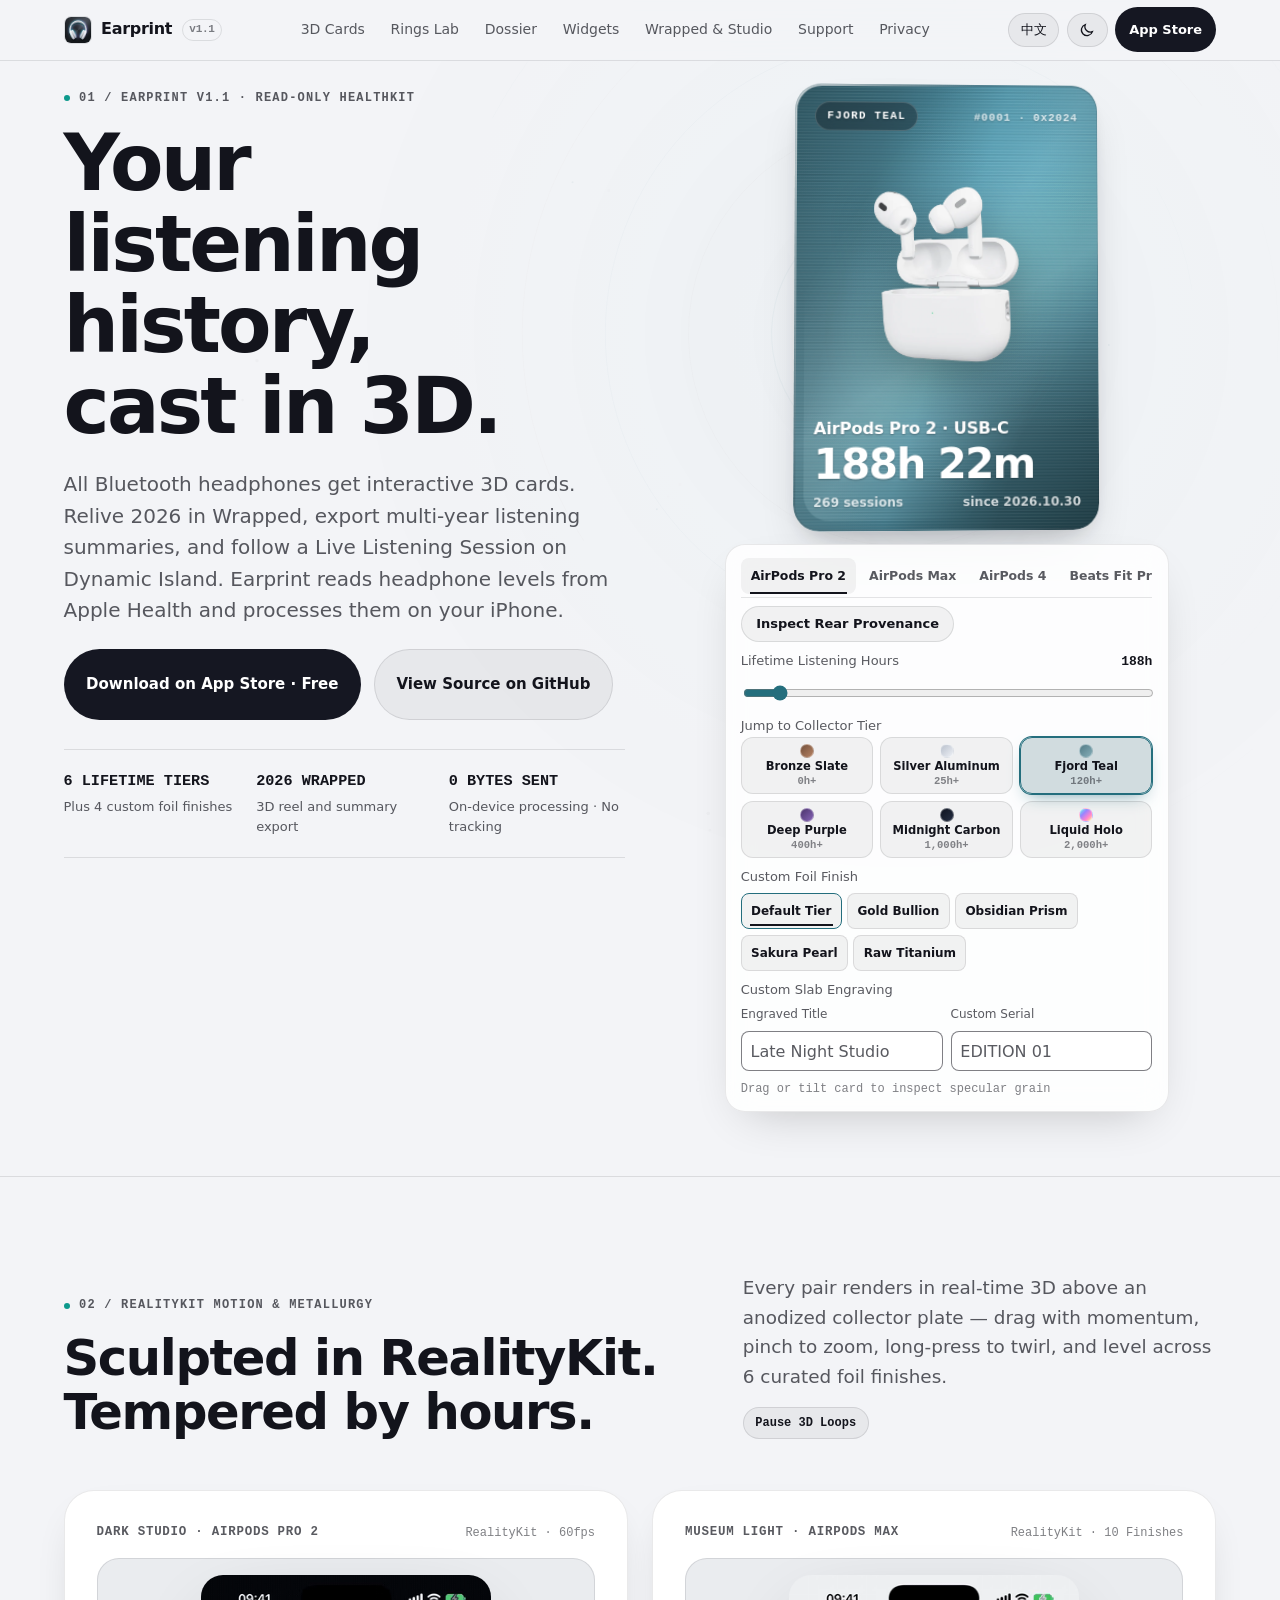
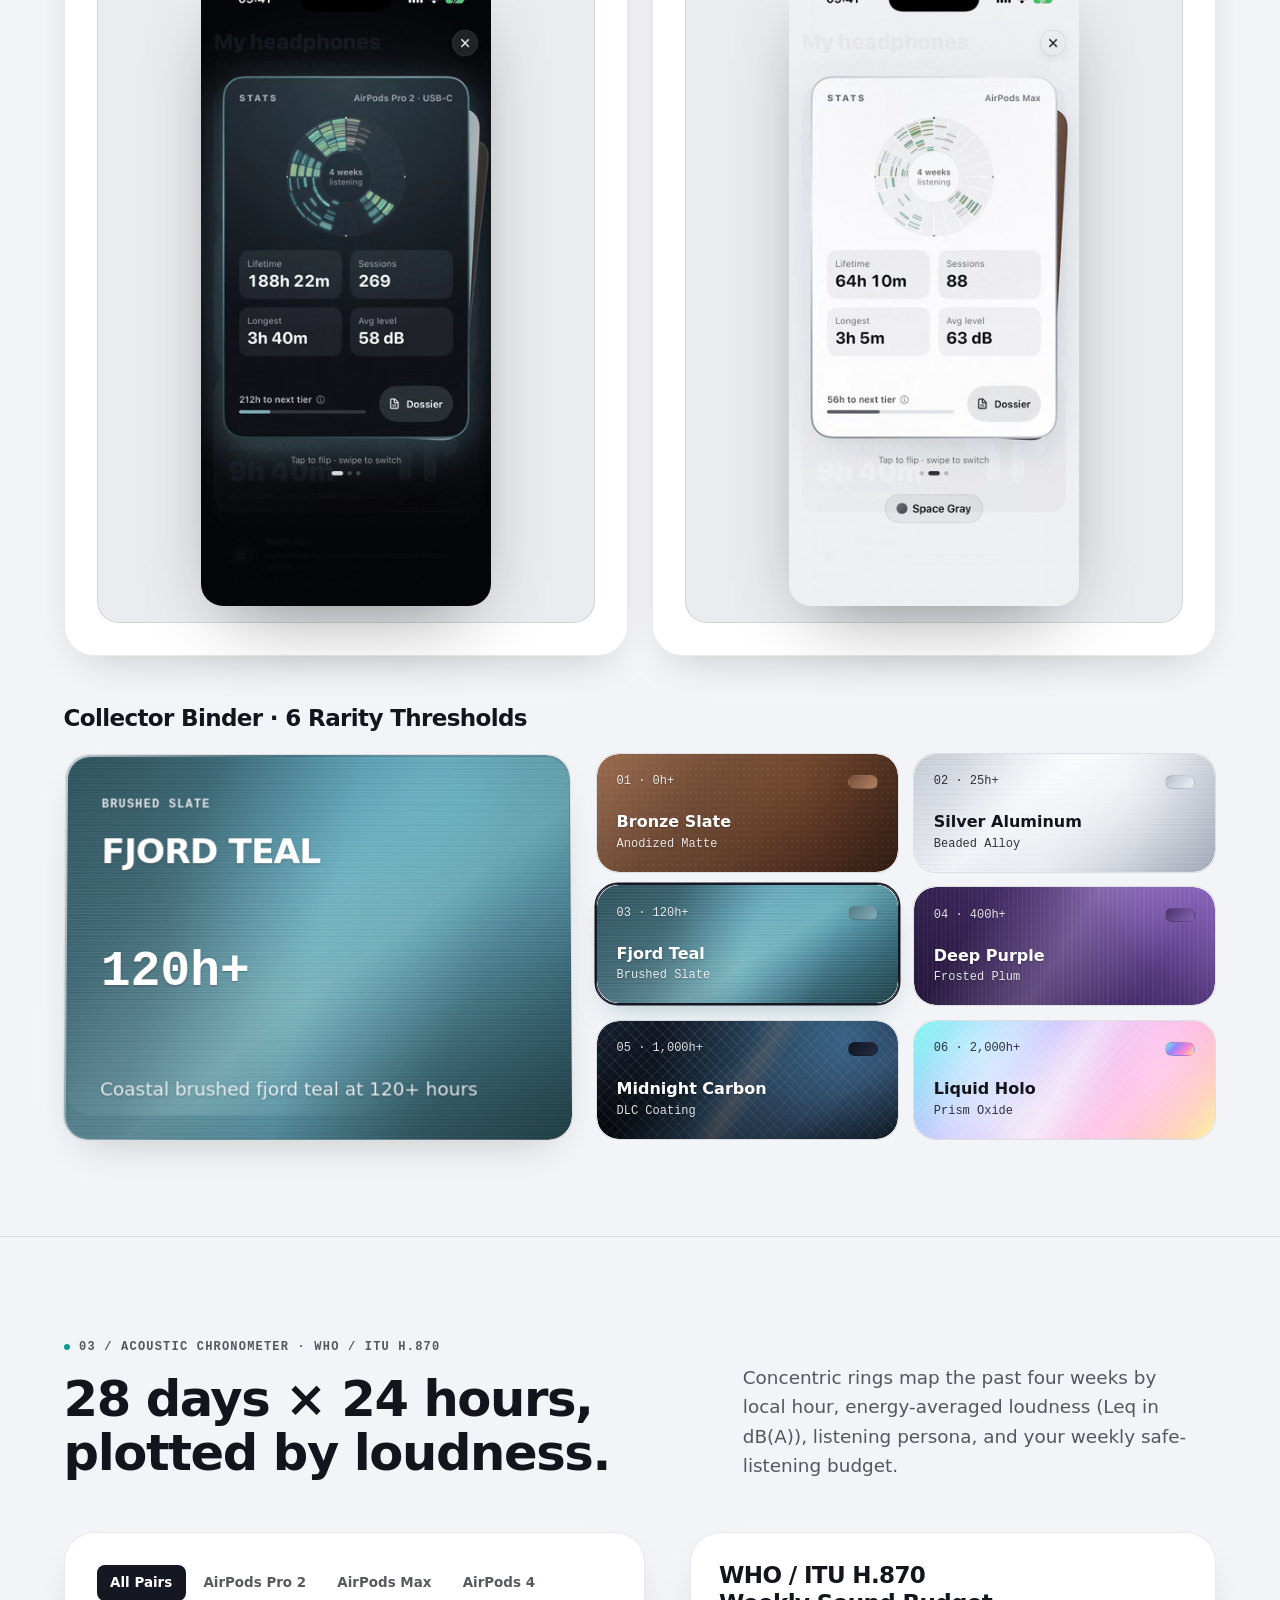
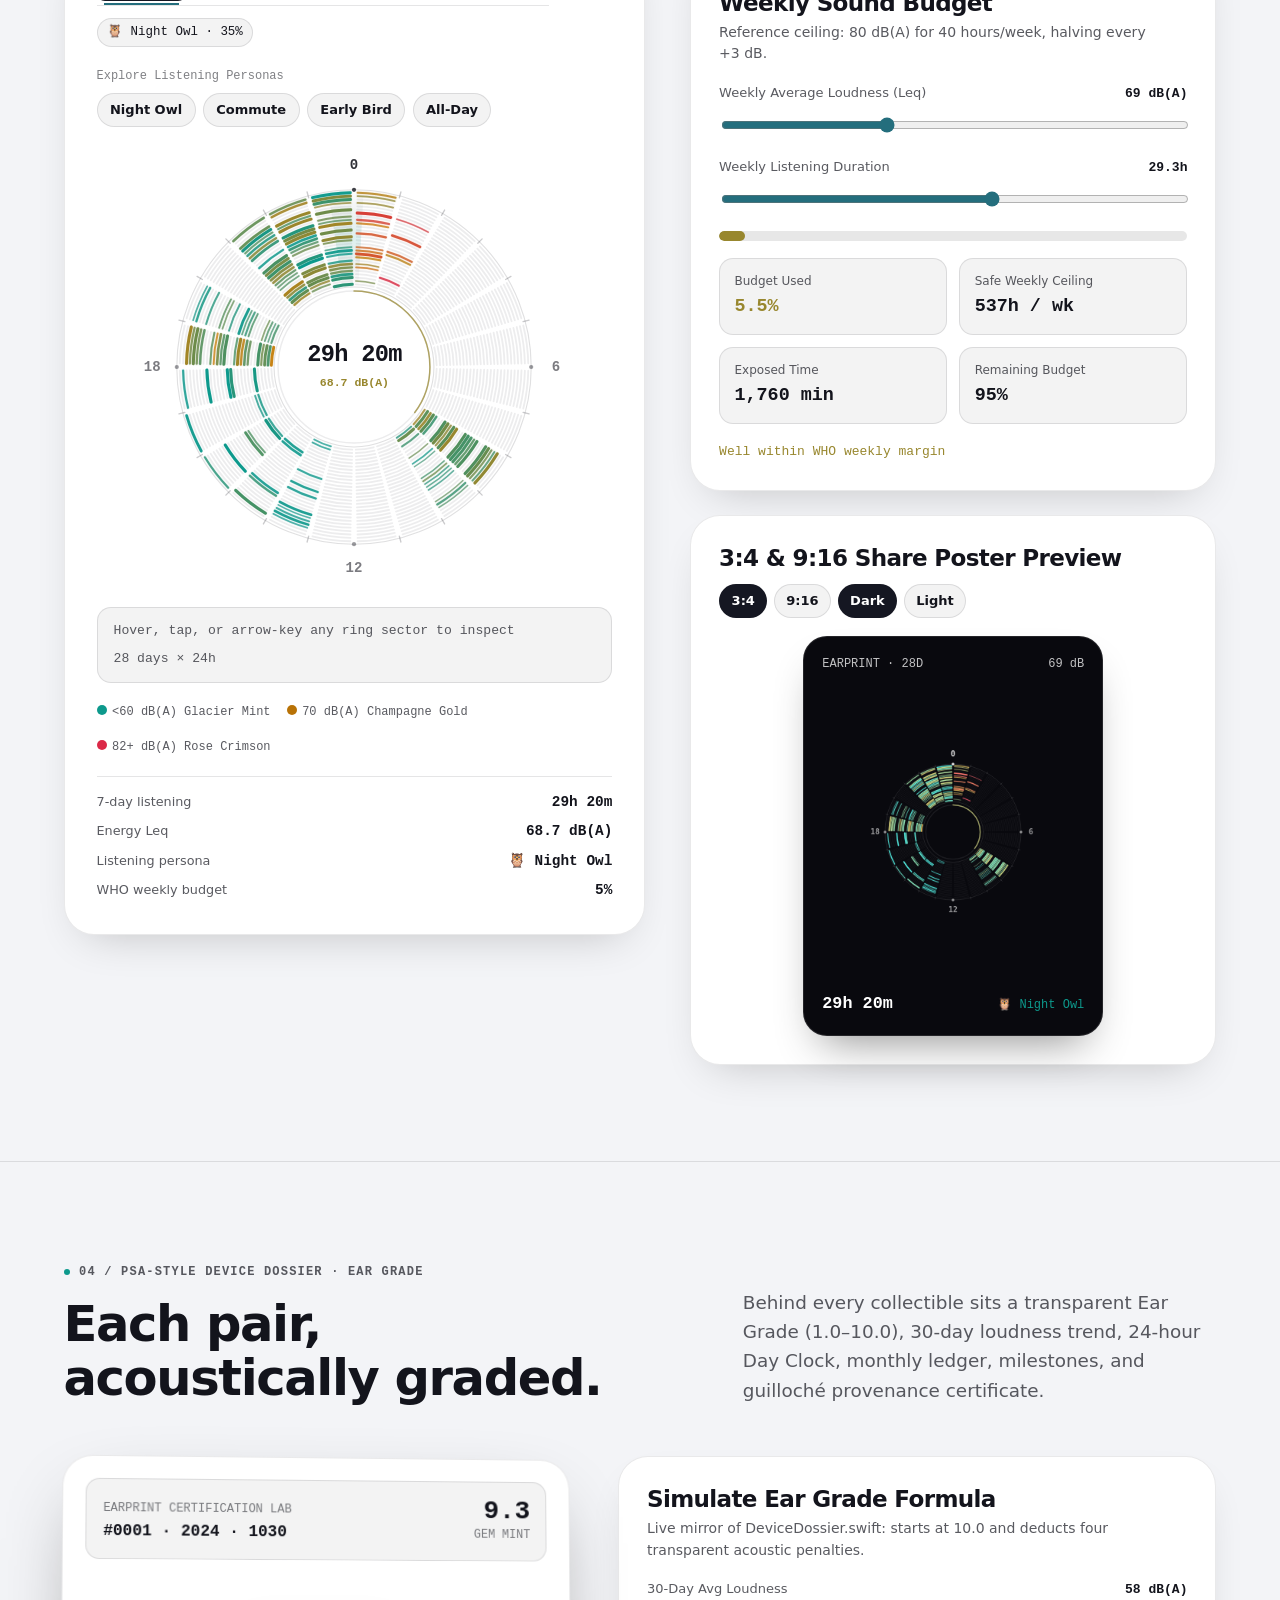
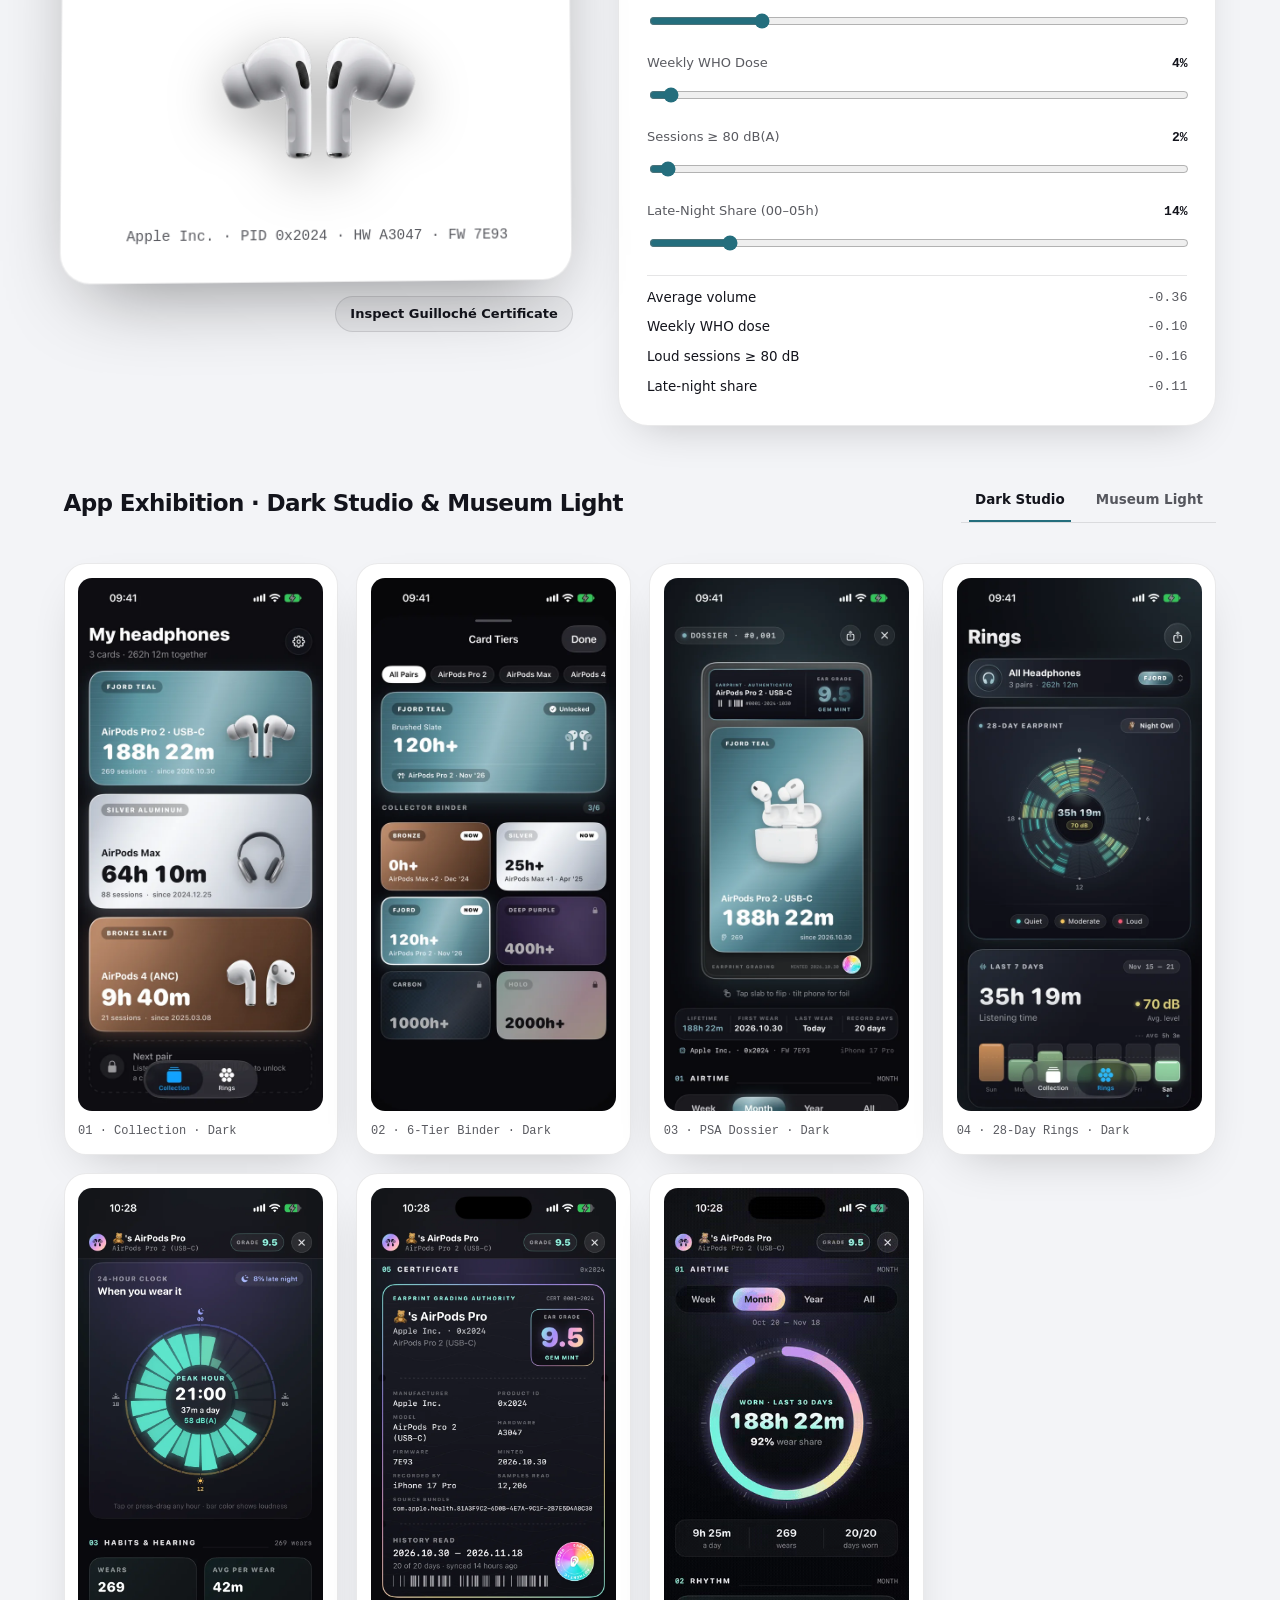
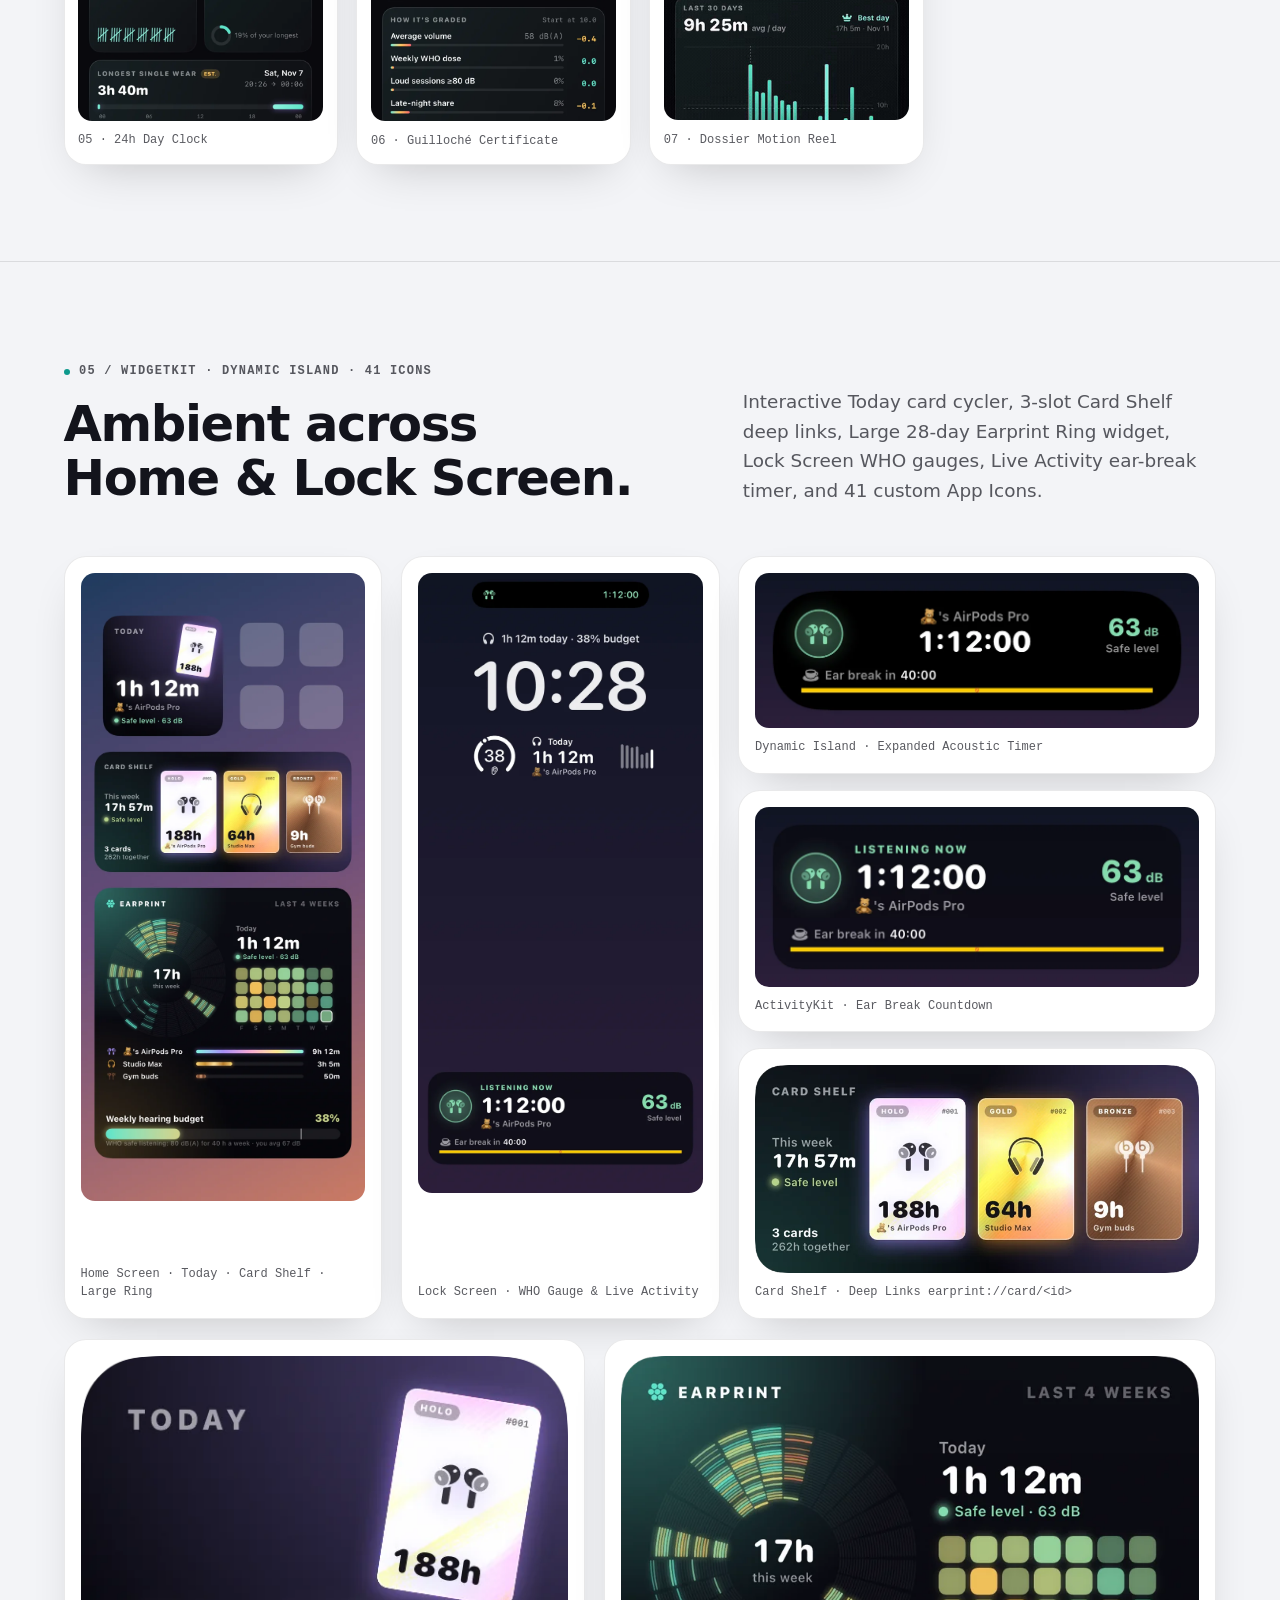
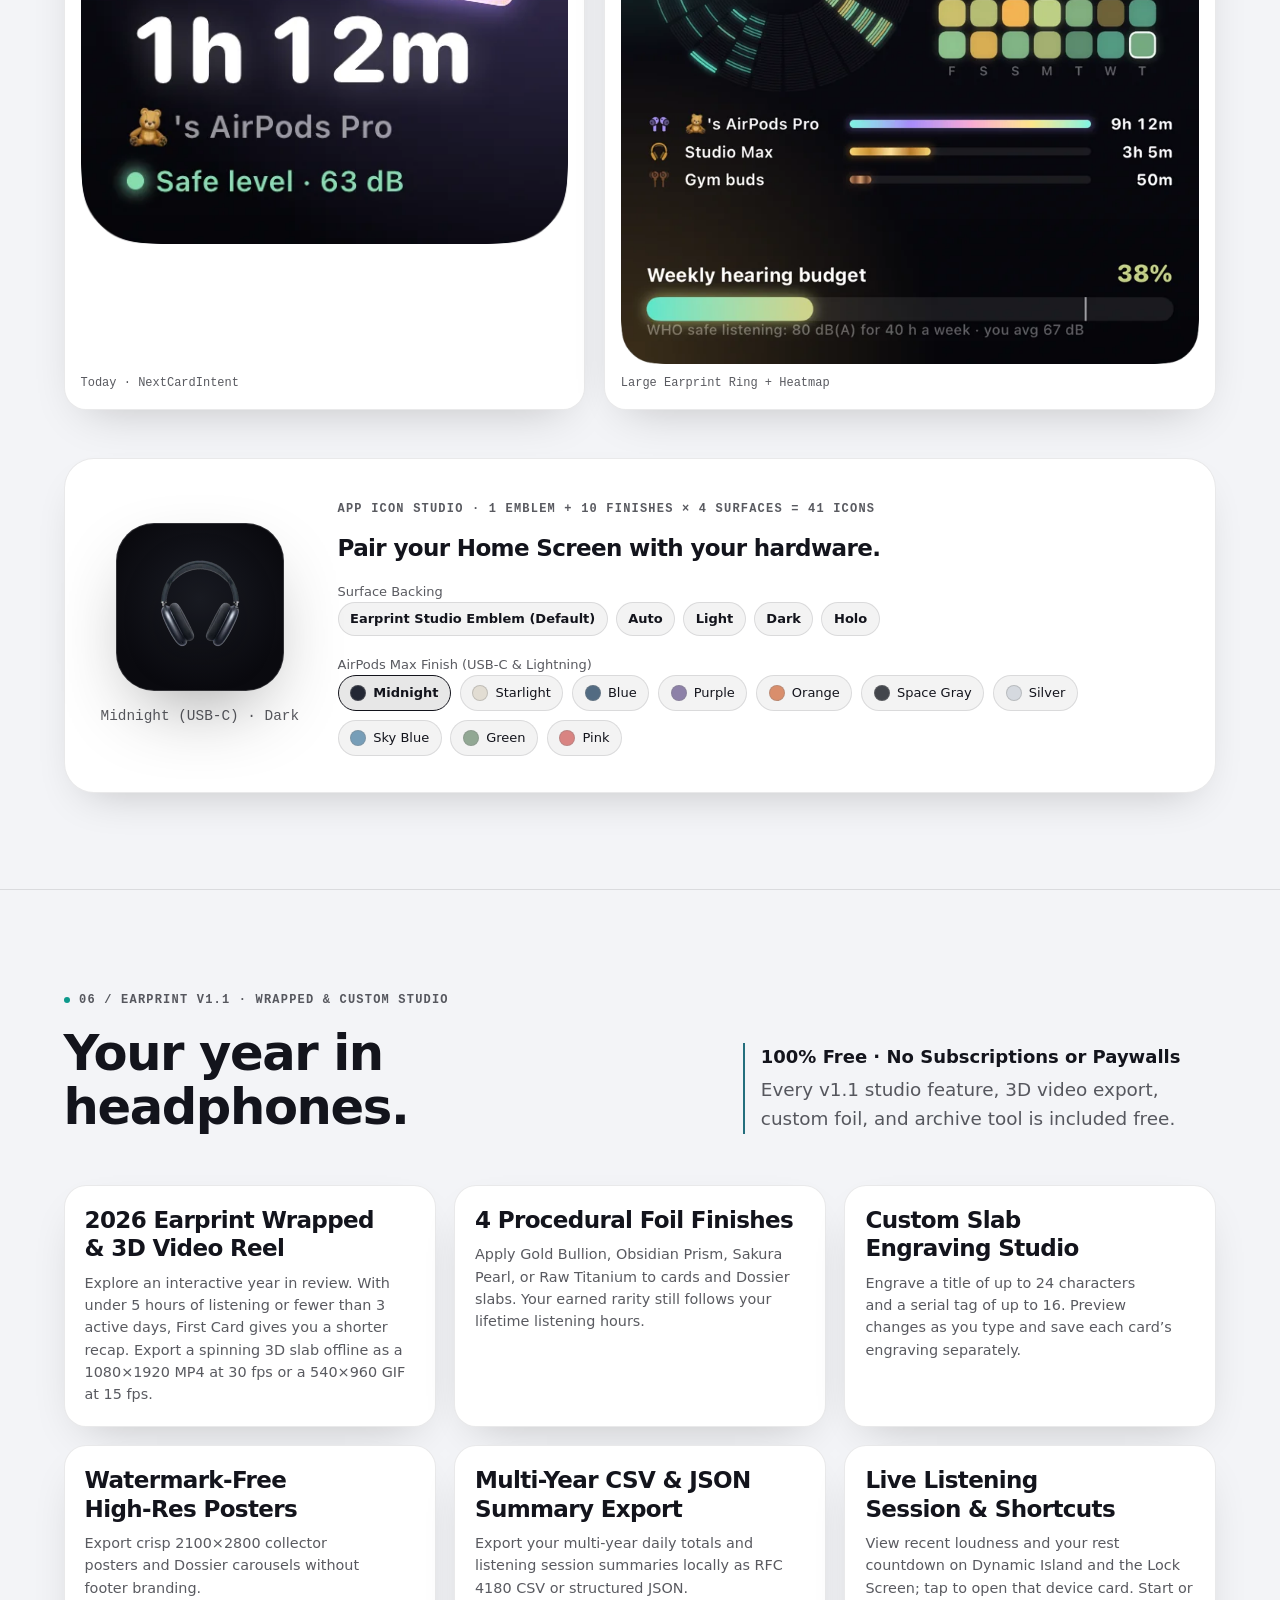
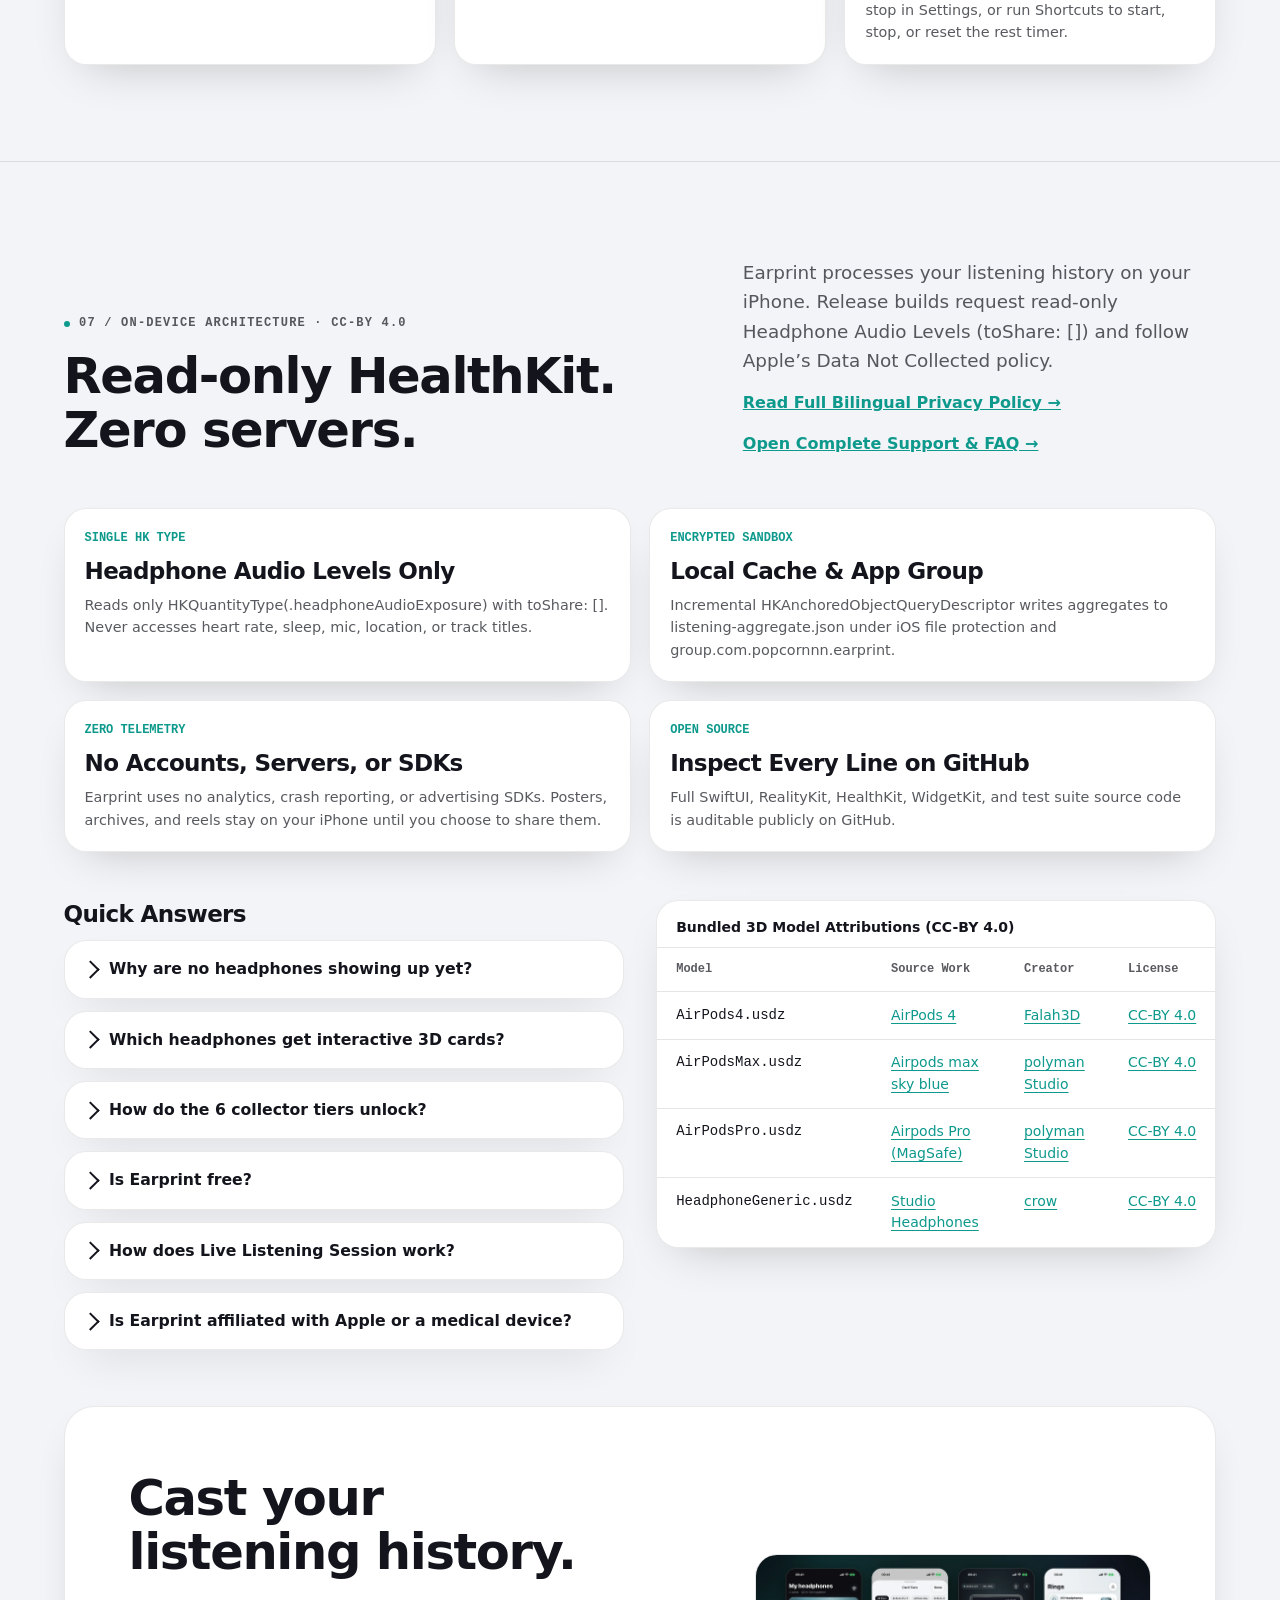
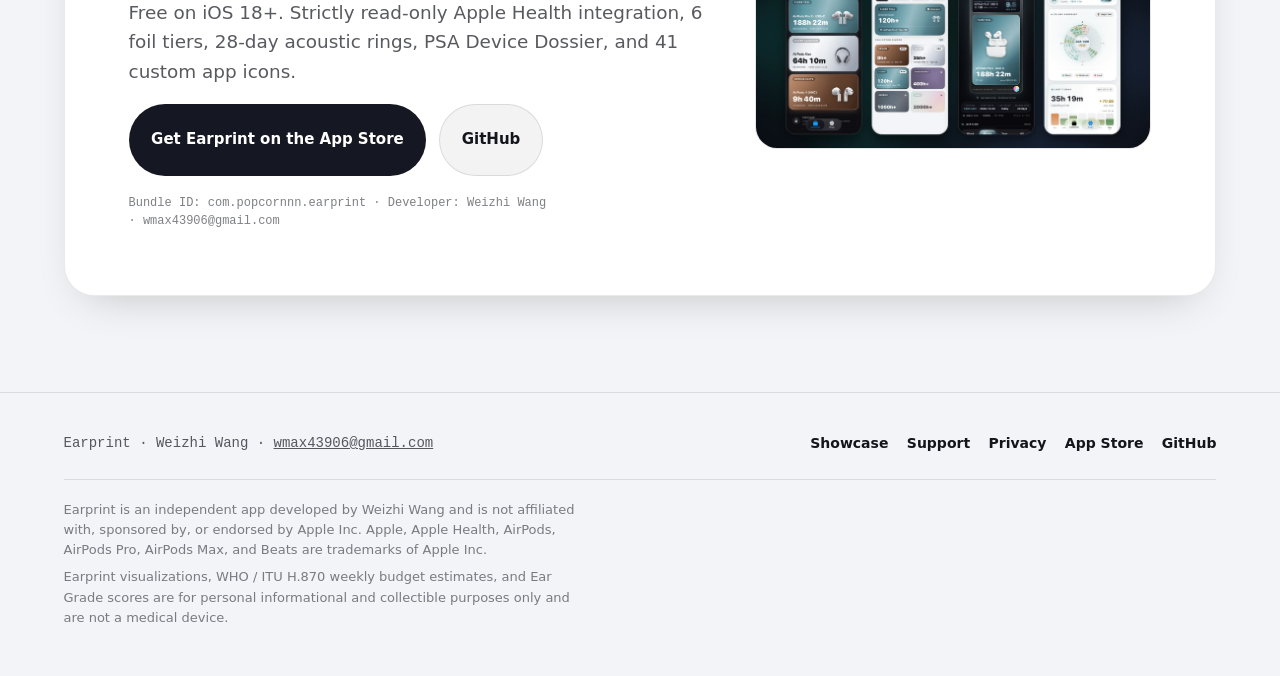
<file: docs/site/index.html>
<!doctype html>
<html lang="en">
<head>
  <meta charset="utf-8">
  <meta name="viewport" content="width=device-width, initial-scale=1">
  <meta name="color-scheme" content="light dark">
  <script>
    try {
      var t = localStorage.getItem('earprint.theme');
      var r = (t === 'light' || t === 'dark')
        ? t
        : (window.matchMedia('(prefers-color-scheme: dark)').matches ? 'dark' : 'light');
      if (t === 'light' || t === 'dark') {
        document.querySelector('meta[name="color-scheme"]').content = t;
      }
      document.documentElement.dataset.resolvedTheme = r;
      document.documentElement.dataset.themePreference = (t === 'light' || t === 'dark') ? t : 'system';
      var l = localStorage.getItem('earprint.lang');
      if (l === 'en' || l === 'zh-Hans') {
        document.documentElement.lang = l;
      }
    } catch (e) {}
  </script>
  <title>Earprint v1.1 — 3D Headphone Cards, Wrapped &amp; Custom Foils</title>
  <meta name="description" content="Earprint v1.1 gives all Bluetooth headphones 3D cards with six lifetime tiers and four custom foils, plus 2026 Wrapped reels, archive exports, and Dynamic Island sessions — 100% free and 0 bytes sent." data-i18n-content="meta.description">
  <link rel="canonical" href="https://earprint.popcornnn.xyz/">
  <meta property="og:title" content="Earprint v1.1 — 3D Headphone Cards, Wrapped &amp; Custom Foils" data-i18n-content="meta.title">
  <meta property="og:description" content="Earprint v1.1 gives all Bluetooth headphones 3D cards with six lifetime tiers and four custom foils, plus 2026 Wrapped reels, archive exports, and Dynamic Island sessions — 100% free and 0 bytes sent." data-i18n-content="meta.description">
  <meta property="og:type" content="website">
  <meta property="og:url" content="https://earprint.popcornnn.xyz/">
  <meta property="og:image" content="https://earprint.popcornnn.xyz/assets/og-earprint.jpg">
  <meta property="og:image:width" content="1200">
  <meta property="og:image:height" content="630">
  <meta name="twitter:card" content="summary_large_image">
  <meta name="twitter:title" content="Earprint v1.1 — 3D Headphone Cards, Wrapped &amp; Custom Foils" data-i18n-content="meta.title">
  <meta name="twitter:description" content="Earprint v1.1 gives all Bluetooth headphones 3D cards with six lifetime tiers and four custom foils, plus 2026 Wrapped reels, archive exports, and Dynamic Island sessions — 100% free and 0 bytes sent." data-i18n-content="meta.description">
  <meta name="twitter:image" content="https://earprint.popcornnn.xyz/assets/og-earprint.jpg">

  <link rel="icon" type="image/png" href="./assets/favicon.png">
  <link rel="apple-touch-icon" href="./assets/apple-touch-icon.png">
  <link rel="preload" as="image" href="./assets/cutouts/airpods-pro-case.webp" fetchpriority="high">
  <link rel="modulepreload" href="./scripts/main.js">
  <link rel="modulepreload" href="./scripts/i18n.js">

  <link rel="stylesheet" href="./styles/tokens.css">
  <link rel="stylesheet" href="./styles/main.css">
  <link rel="stylesheet" href="./styles/interactive.css">
  <script type="module" src="./scripts/main.js"></script>
</head>
<body data-title-key="meta.title">
  <a class="skip-link" href="#main-content">Skip to content</a>

  <canvas id="ambient-canvas" aria-hidden="true"></canvas>

  <div class="page-shell">
    <header class="site-header">
      <div class="container header-inner">
        <a class="brand-link" href="./index.html">
          <img class="brand-icon theme-img-dark" src="./assets/app-icon-dark.webp" alt="" width="256" height="256">
          <img class="brand-icon theme-img-light" src="./assets/app-icon-light.webp" alt="" width="256" height="256">
          <span>Earprint</span>
          <span class="brand-version">v1.1</span>
        </a>

        <nav class="primary-nav" aria-label="Primary">
          <a href="#showcase" data-i18n="nav.cards">3D Cards</a>
          <a href="#rings-lab" data-i18n="nav.rings">Rings Lab</a>
          <a href="#dossier" data-i18n="nav.dossier">Dossier</a>
          <a href="#widgets" data-i18n="nav.widgets">Widgets</a>
          <a href="#v11-pro" data-i18n="nav.pro">Wrapped &amp; Studio</a>
          <a href="./support.html" data-i18n="nav.support">Support</a>
          <a href="./privacy.html" data-i18n="nav.privacy">Privacy</a>
        </nav>

        <div class="header-actions">
          <button type="button" class="pill-toggle" data-lang-toggle data-i18n-aria="controls.langAria" aria-pressed="false">
            <span data-i18n="controls.langToggle">中文</span>
          </button>
          <button type="button" class="icon-btn" data-theme-toggle aria-pressed="false">
            <span class="theme-option-light">
              <svg class="theme-icon" aria-hidden="true" viewBox="0 0 24 24" fill="none" stroke="currentColor" stroke-width="1.9"><circle cx="12" cy="12" r="4.2"/><path d="M12 2.5v2.2M12 19.3v2.2M4.9 4.9l1.6 1.6M17.5 17.5l1.6 1.6M2.5 12h2.2M19.3 12h2.2M4.9 19.1l1.6-1.6M17.5 6.5l1.6-1.6"/></svg>
              <span class="visually-hidden" data-i18n="controls.themeLightAria">Ceramic · Switch to Light Museum appearance</span>
            </span>
            <span class="theme-option-dark">
              <svg class="theme-icon" aria-hidden="true" viewBox="0 0 24 24" fill="none" stroke="currentColor" stroke-width="1.9"><path d="M20.2 14.5A8.2 8.2 0 0 1 9.5 3.8a8.5 8.5 0 1 0 10.7 10.7Z"/></svg>
              <span class="visually-hidden" data-i18n="controls.themeDarkAria">Obsidian · Switch to Dark Studio appearance</span>
            </span>
          </button>
          <a class="header-cta" href="https://apps.apple.com/app/id6837883616" data-i18n="nav.cta">App Store</a>
        </div>
      </div>
      <div class="scroll-progress" aria-hidden="true"></div>
    </header>

    <main>
      <!-- 01 HERO -->
      <section class="section section--hero" id="hero">
        <div class="container hero-grid">
          <div class="hero-copy">
            <div>
              <span class="eyebrow"><span class="eyebrow-dot" aria-hidden="true"></span><span data-i18n="hero.eyebrow">01 / EARPRINT v1.1 · READ-ONLY HEALTHKIT</span></span>
              <h1 id="main-content" tabindex="-1" data-i18n="hero.title">Your listening history, cast in 3D.</h1>
            </div>

            <p class="hero-lead" data-i18n="hero.lead">
              All Bluetooth headphones get interactive 3D cards. Relive 2026 in Wrapped, export multi-year listening summaries, and follow a Live Listening Session on Dynamic Island. Earprint reads headphone levels from Apple Health and processes them on your iPhone.
            </p>

            <div class="hero-cta-row">
              <a class="btn btn-primary" href="https://apps.apple.com/app/id6837883616" data-i18n="hero.ctaPrimary">Download on App Store · Free</a>
              <a class="btn btn-secondary" href="https://github.com/Popcornnnnnnnn/earprint" data-i18n="hero.ctaSecondary">View Source on GitHub</a>
            </div>

            <div class="hero-specs">
              <div>
                <span class="hero-spec-val" data-i18n="hero.spec1Val">6 LIFETIME TIERS</span>
                <span class="hero-spec-lbl" data-i18n="hero.spec1Lbl">Plus 4 custom foil finishes</span>
              </div>
              <div>
                <span class="hero-spec-val" data-i18n="hero.spec2Val">2026 WRAPPED</span>
                <span class="hero-spec-lbl" data-i18n="hero.spec2Lbl">3D reel and summary export</span>
              </div>
              <div>
                <span class="hero-spec-val" data-i18n="hero.spec3Val">0 BYTES SENT</span>
                <span class="hero-spec-lbl" data-i18n="hero.spec3Lbl">On-device processing · No tracking</span>
              </div>
            </div>
          </div>

          <div id="hero-slab-mount" class="slab-mount">
            <div class="slab-stage-wrap" id="hero-device-panel" role="tabpanel" aria-labelledby="hero-tab-pro2">
              <div id="hero-card-stage" data-device="pro2" data-tier="sapphire" data-pro-foil="none" data-hours="188" data-face="front" tabindex="0" aria-label="Interactive 3D Earprint collectible card" data-i18n-aria="hero.cardLabel">
                <div id="hero-card-front">
                  <div class="slab-front-head">
                    <span id="hero-card-tier-badge">FJORD TEAL</span>
                    <span class="slab-serial-chip" dir="auto">#0001 · 0x2024</span>
                  </div>

                  <div class="slab-artwork-stage">
                    <img id="hero-card-artwork" src="./assets/cutouts/airpods-pro-case.webp" alt="AirPods Pro 2 USB-C 3D headphone collectible render" width="640" height="640" fetchpriority="high">
                  </div>

                  <div class="slab-front-foot">
                    <div id="hero-card-model" dir="auto">AirPods Pro 2 · USB-C</div>
                    <div id="hero-card-hours">188h 22m</div>
                    <div id="hero-card-meta"><span>269 sessions</span><span>since 2026.10</span></div>
                  </div>
                </div>

                <div id="hero-card-back">
                  <div class="slab-back-content">
                    <div class="psa-plate">
                      <div>
                        <span class="psa-plate-kicker">EARPRINT ARCHIVE · PROVENANCE</span>
                        <span id="hero-back-serial" dir="auto">#0001 · 0x2024</span>
                      </div>
                      <div class="psa-grade-badge">
                        <span class="psa-plate-kicker">EAR GRADE</span>
                        <span id="hero-back-grade">9.5 GEM MINT</span>
                      </div>
                    </div>

                    <div class="slab-back-glyph-wrap">
                      <canvas id="hero-back-glyph" width="118" height="118" aria-hidden="true"></canvas>
                    </div>

                    <div class="slab-back-grid">
                      <div class="slab-stat-cell">
                        <span class="slab-stat-label" data-i18n="back.avgDb">Avg Leq</span>
                        <span id="hero-back-db" class="slab-stat-val">58 dB(A)</span>
                      </div>
                      <div class="slab-stat-cell">
                        <span class="slab-stat-label" data-i18n="back.longest">Longest</span>
                        <span id="hero-back-longest" class="slab-stat-val">3h 40m</span>
                      </div>
                      <div class="slab-stat-cell">
                        <span class="slab-stat-label" data-i18n="back.active">Active</span>
                        <span id="hero-back-months" class="slab-stat-val">14 mo</span>
                      </div>
                      <div class="slab-stat-cell">
                        <span class="slab-stat-label" data-i18n="back.sessions">Sessions</span>
                        <span id="hero-back-sessions" class="slab-stat-val">269</span>
                      </div>
                    </div>

                    <div class="slab-back-footer">
                      <div id="hero-back-progress">212h to Deep Purple</div>
                      <div class="slab-progress-track" aria-hidden="true">
                        <div class="slab-progress-fill"></div>
                      </div>
                    </div>
                  </div>
                </div>
              </div>
            </div>

            <div class="slab-controls hero-lab-controls">
              <div class="hero-lab-row">
                <div role="tablist" aria-label="Headphone pair" data-i18n-aria="hero.deviceLabel">
                  <button type="button" role="tab" id="hero-tab-pro2" data-hero-device="pro2" aria-controls="hero-device-panel" aria-selected="true">AirPods Pro 2</button>
                  <button type="button" role="tab" id="hero-tab-max" data-hero-device="max" aria-controls="hero-device-panel" aria-selected="false" tabindex="-1">AirPods Max</button>
                  <button type="button" role="tab" id="hero-tab-airpods4" data-hero-device="airpods4" aria-controls="hero-device-panel" aria-selected="false" tabindex="-1">AirPods 4</button>
                  <button type="button" role="tab" id="hero-tab-beats" data-hero-device="beats" aria-controls="hero-device-panel" aria-selected="false" tabindex="-1">Beats Fit Pro</button>
                  <button type="button" role="tab" id="hero-tab-generic" data-hero-device="generic" aria-controls="hero-device-panel" aria-selected="false" tabindex="-1" data-i18n="hero.tabGeneric">Studio Headphones</button>
                </div>

                <button type="button" id="hero-flip-btn" class="btn btn-secondary btn-sm" aria-pressed="false" data-i18n="hero.flipFront">Inspect Rear Provenance</button>
              </div>

              <div class="range-field">
                <div class="range-header">
                  <label for="hero-hours-range" data-i18n="hero.hoursLabel">Lifetime Listening Hours</label>
                  <span id="hero-hours-value" class="range-value">188h</span>
                </div>
                <input id="hero-hours-range" type="range" min="0" max="2500" value="188" step="1">
              </div>

              <div>
                <p class="range-header" id="hero-tier-label" data-i18n="hero.tierQuickLabel">Jump to Collector Tier</p>
                <div class="hero-tier-pills" role="group" aria-labelledby="hero-tier-label">
                  <button type="button" data-hero-tier="bronze" aria-pressed="false">
                    <span class="tier-swatch-dot swatch-bronze" aria-hidden="true"></span>
                    <span data-i18n="tiers.bronze.name">Bronze Slate</span>
                    <span class="tier-pill-hours">0h+</span>
                  </button>
                  <button type="button" data-hero-tier="silver" aria-pressed="false">
                    <span class="tier-swatch-dot swatch-silver" aria-hidden="true"></span>
                    <span data-i18n="tiers.silver.name">Silver Aluminum</span>
                    <span class="tier-pill-hours">25h+</span>
                  </button>
                  <button type="button" data-hero-tier="sapphire" aria-pressed="true">
                    <span class="tier-swatch-dot swatch-sapphire" aria-hidden="true"></span>
                    <span data-i18n="tiers.sapphire.name">Fjord Teal</span>
                    <span class="tier-pill-hours">120h+</span>
                  </button>
                  <button type="button" data-hero-tier="platinum" aria-pressed="false">
                    <span class="tier-swatch-dot swatch-platinum" aria-hidden="true"></span>
                    <span data-i18n="tiers.platinum.name">Deep Purple</span>
                    <span class="tier-pill-hours">400h+</span>
                  </button>
                  <button type="button" data-hero-tier="obsidian" aria-pressed="false">
                    <span class="tier-swatch-dot swatch-obsidian" aria-hidden="true"></span>
                    <span data-i18n="tiers.obsidian.name">Midnight Carbon</span>
                    <span class="tier-pill-hours">1,000h+</span>
                  </button>
                  <button type="button" data-hero-tier="holo" aria-pressed="false">
                    <span class="tier-swatch-dot swatch-holo" aria-hidden="true"></span>
                    <span data-i18n="tiers.holo.name">Liquid Holo</span>
                    <span class="tier-pill-hours">2,000h+</span>
                  </button>
                </div>
              </div>

              <div>
                <p class="range-header" id="hero-foil-label" data-i18n="hero.foilLabel">Custom Foil Finish</p>
                <div class="hero-foil-options" role="group" aria-labelledby="hero-foil-label">
                  <button type="button" data-pro-foil="none" aria-pressed="true" data-i18n="hero.foil.none">Default Tier</button>
                  <button type="button" data-pro-foil="goldBullion" aria-pressed="false" data-i18n="hero.foil.goldBullion">Gold Bullion</button>
                  <button type="button" data-pro-foil="obsidianPrism" aria-pressed="false" data-i18n="hero.foil.obsidianPrism">Obsidian Prism</button>
                  <button type="button" data-pro-foil="sakuraPearl" aria-pressed="false" data-i18n="hero.foil.sakuraPearl">Sakura Pearl</button>
                  <button type="button" data-pro-foil="rawTitanium" aria-pressed="false" data-i18n="hero.foil.rawTitanium">Raw Titanium</button>
                </div>
              </div>

              <div>
                <p class="range-header" id="hero-engraving-label" data-i18n="hero.engravingLabel">Custom Slab Engraving</p>
                <div class="hero-engraving-fields" role="group" aria-labelledby="hero-engraving-label">
                  <label class="range-field" for="hero-custom-title">
                    <span data-i18n="hero.customTitle">Engraved Title</span>
                    <input type="text" id="hero-custom-title" maxlength="24" dir="auto" placeholder="Late Night Studio" data-i18n-placeholder="hero.customTitlePlaceholder">
                  </label>
                  <label class="range-field" for="hero-custom-serial">
                    <span data-i18n="hero.customSerial">Custom Serial</span>
                    <input type="text" id="hero-custom-serial" maxlength="16" dir="auto" placeholder="EDITION 01" data-i18n-placeholder="hero.customSerialPlaceholder">
                  </label>
                </div>
              </div>

              <p class="mono slab-hint-note" data-i18n="hero.dragHint">Drag or tilt card to inspect specular grain</p>
            </div>
          </div>
        </div>
      </section>

      <!-- 02 REALITYKIT MOTION & 6-TIER METALLURGY -->
      <section class="section reveal" id="showcase">
        <div class="container">
          <div class="section-head">
            <div>
              <span class="eyebrow"><span class="eyebrow-dot" aria-hidden="true"></span><span data-i18n="showcase.eyebrow">02 / REALITYKIT MOTION &amp; METALLURGY</span></span>
              <h2 data-i18n="showcase.title">Sculpted in RealityKit. Tempered by hours.</h2>
            </div>
            <div>
              <p class="section-lead" data-i18n="showcase.lead">
                Every pair renders in real-time 3D above an anodized collector plate — drag with momentum, pinch to zoom, long-press to twirl, and level across 6 curated foil finishes.
              </p>
              <div class="action-inline-row">
                <button type="button" class="video-control-btn" data-video-toggle data-i18n="showcase.pauseVideos">Pause 3D Loops</button>
              </div>
            </div>
          </div>

          <div class="motion-grid">
            <article class="motion-stage">
              <div class="motion-stage-head">
                <span class="motion-label" data-i18n="showcase.video1Title">DARK STUDIO · AIRPODS PRO 2</span>
                <span class="mono meta-caption">RealityKit · 60fps</span>
              </div>
              <div class="motion-frame">
                <video class="motion-video" width="320" height="696" loading="lazy" preload="metadata" loop muted playsinline poster="./assets/media/card-3d-pro-dark-poster.webp" aria-label="AirPods Pro 2 RealityKit 3D collectible card spinning in Dark mode">
                  <source src="./assets/media/card-3d-pro-dark.webm" type="video/webm">
                  <source src="./assets/media/card-3d-pro-dark.mp4" type="video/mp4">
                </video>
              </div>
            </article>

            <article class="motion-stage">
              <div class="motion-stage-head">
                <span class="motion-label" data-i18n="showcase.video2Title">MUSEUM LIGHT · AIRPODS MAX</span>
                <span class="mono meta-caption">RealityKit · 10 Finishes</span>
              </div>
              <div class="motion-frame">
                <video class="motion-video" width="320" height="696" loading="lazy" preload="metadata" loop muted playsinline poster="./assets/media/card-3d-max-light-poster.webp" aria-label="AirPods Max RealityKit 3D collectible card spinning in Light mode">
                  <source src="./assets/media/card-3d-max-light.webm" type="video/webm">
                  <source src="./assets/media/card-3d-max-light.mp4" type="video/mp4">
                </video>
              </div>
            </article>
          </div>

          <h3 class="binder-title" data-i18n="showcase.binderHeading">Collector Binder · 6 Rarity Thresholds</h3>
          <div id="tier-binder-mount" class="binder-mount">
            <div id="tier-spotlight" class="tier-spotlight" data-tier="sapphire">
              <div>
                <span id="tier-spotlight-finish" class="eyebrow">Brushed Slate</span>
                <h3 id="tier-spotlight-title" class="spotlight-title">FJORD TEAL</h3>
              </div>
              <div id="tier-spotlight-hours" class="tier-spotlight-hours">120h+</div>
              <p id="tier-spotlight-tagline" class="section-lead">Coastal brushed fjord teal at 120+ hours</p>
            </div>

            <div class="binder-grid" role="group" aria-label="6 collector card tiers">
              <button type="button" class="binder-card" data-tier-card="bronze" aria-pressed="false">
                <div class="binder-card-top">
                  <span class="mono meta-caption">01 · 0h+</span>
                  <span class="binder-swatch swatch-bronze" aria-hidden="true"></span>
                </div>
                <div>
                  <strong data-i18n="tiers.bronze.name">Bronze Slate</strong>
                  <div class="mono meta-caption" data-i18n="tiers.bronze.finish">Anodized Matte</div>
                </div>
              </button>

              <button type="button" class="binder-card" data-tier-card="silver" aria-pressed="false">
                <div class="binder-card-top">
                  <span class="mono meta-caption">02 · 25h+</span>
                  <span class="binder-swatch swatch-silver" aria-hidden="true"></span>
                </div>
                <div>
                  <strong data-i18n="tiers.silver.name">Silver Aluminum</strong>
                  <div class="mono meta-caption" data-i18n="tiers.silver.finish">Beaded Alloy</div>
                </div>
              </button>

              <button type="button" class="binder-card" data-tier-card="sapphire" aria-pressed="true">
                <div class="binder-card-top">
                  <span class="mono meta-caption">03 · 120h+</span>
                  <span class="binder-swatch swatch-sapphire" aria-hidden="true"></span>
                </div>
                <div>
                  <strong data-i18n="tiers.sapphire.name">Fjord Teal</strong>
                  <div class="mono meta-caption" data-i18n="tiers.sapphire.finish">Brushed Slate</div>
                </div>
              </button>

              <button type="button" class="binder-card" data-tier-card="platinum" aria-pressed="false">
                <div class="binder-card-top">
                  <span class="mono meta-caption">04 · 400h+</span>
                  <span class="binder-swatch swatch-platinum" aria-hidden="true"></span>
                </div>
                <div>
                  <strong data-i18n="tiers.platinum.name">Deep Purple</strong>
                  <div class="mono meta-caption" data-i18n="tiers.platinum.finish">Frosted Plum</div>
                </div>
              </button>

              <button type="button" class="binder-card" data-tier-card="obsidian" aria-pressed="false">
                <div class="binder-card-top">
                  <span class="mono meta-caption">05 · 1,000h+</span>
                  <span class="binder-swatch swatch-obsidian" aria-hidden="true"></span>
                </div>
                <div>
                  <strong data-i18n="tiers.obsidian.name">Midnight Carbon</strong>
                  <div class="mono meta-caption" data-i18n="tiers.obsidian.finish">DLC Coating</div>
                </div>
              </button>

              <button type="button" class="binder-card" data-tier-card="holo" aria-pressed="false">
                <div class="binder-card-top">
                  <span class="mono meta-caption">06 · 2,000h+</span>
                  <span class="binder-swatch swatch-holo" aria-hidden="true"></span>
                </div>
                <div>
                  <strong data-i18n="tiers.holo.name">Liquid Holo</strong>
                  <div class="mono meta-caption" data-i18n="tiers.holo.finish">Prism Oxide</div>
                </div>
              </button>
            </div>
          </div>
        </div>
      </section>

      <!-- 03 28-DAY EARPRINT RINGS & WHO SOUND BUDGET LAB -->
      <section class="section reveal" id="rings-lab">
        <div class="container">
          <div class="section-head">
            <div>
              <span class="eyebrow"><span class="eyebrow-dot" aria-hidden="true"></span><span data-i18n="rings.eyebrow">03 / ACOUSTIC CHRONOMETER · WHO / ITU H.870</span></span>
              <h2 data-i18n="rings.title">28 days × 24 hours, plotted by loudness.</h2>
            </div>
            <p class="section-lead" data-i18n="rings.lead">
              Concentric rings map the past four weeks by local hour, energy-averaged loudness (Leq in dB(A)), listening persona, and your weekly safe-listening budget.
            </p>
          </div>

          <div id="rings-lab-mount" class="rings-lab">
            <div class="rings-dial-card">
              <div class="control-row">
                <div role="tablist" aria-label="Filter rings by headphone">
                  <button type="button" role="tab" id="rings-tab-all" data-rings-device="all" aria-selected="true" data-i18n="rings.deviceAll">All Pairs</button>
                  <button type="button" role="tab" id="rings-tab-pro2" data-rings-device="pro2" aria-selected="false">AirPods Pro 2</button>
                  <button type="button" role="tab" id="rings-tab-max" data-rings-device="max" aria-selected="false">AirPods Max</button>
                  <button type="button" role="tab" id="rings-tab-airpods4" data-rings-device="airpods4" aria-selected="false">AirPods 4</button>
                </div>

                <span id="rings-persona-badge" class="mono badge-pill">Night Owl</span>
              </div>

              <div>
                <p class="mono meta-caption persona-label" data-i18n="rings.personaFilterLabel">Explore Listening Personas</p>
                <div class="persona-row" role="group" aria-label="Listening persona presets">
                  <button type="button" class="persona-btn" data-rings-persona="nightOwl" aria-pressed="true" data-i18n="rings.personaNight">Night Owl</button>
                  <button type="button" class="persona-btn" data-rings-persona="commuter" aria-pressed="false" data-i18n="rings.personaCommute">Commute</button>
                  <button type="button" class="persona-btn" data-rings-persona="earlyBird" aria-pressed="false" data-i18n="rings.personaEarly">Early Bird</button>
                  <button type="button" class="persona-btn" data-rings-persona="allDay" aria-pressed="false" data-i18n="rings.personaAllDay">All-Day</button>
                </div>
              </div>

              <div class="rings-dial-stage">
                <canvas id="earprint-rings-canvas" width="640" height="640" role="img" tabindex="0" aria-label="28-day concentric Earprint loudness dial plotting 24 local hours"></canvas>
                <div class="rings-center-readout">
                  <span id="rings-center-hours" class="rings-center-hours">29h 20m</span>
                  <span id="rings-center-db" class="rings-center-db">68.7 dB(A)</span>
                </div>
              </div>

              <div id="rings-readout" class="rings-readout-bar" aria-live="polite">
                Hover, tap, or arrow across the dial to inspect any hour sector.
              </div>

              <div class="leq-legend">
                <span><span class="leq-swatch leq-dot-quiet" aria-hidden="true"></span><span data-i18n="rings.scaleQuiet">&lt;60 dB(A) Glacier Mint</span></span>
                <span><span class="leq-swatch leq-dot-moderate" aria-hidden="true"></span><span data-i18n="rings.scaleMod">70 dB(A) Champagne Gold</span></span>
                <span><span class="leq-swatch leq-dot-loud" aria-hidden="true"></span><span data-i18n="rings.scaleLoud">82+ dB(A) Rose Crimson</span></span>
              </div>

              <dl id="rings-a11y-summary" class="rings-a11y-dl">
                <dt>7-day listening</dt><dd>29h 20m</dd>
                <dt>Energy Leq</dt><dd>68.7 dB(A)</dd>
                <dt>Listening persona</dt><dd>🦉 Night Owl</dd>
                <dt>WHO weekly budget</dt><dd>5%</dd>
              </dl>
            </div>

            <div class="rings-side">
              <article class="lab-panel">
                <div>
                  <h3 data-i18n="rings.whoHeading">WHO / ITU H.870 Weekly Sound Budget</h3>
                  <p class="panel-subtitle" data-i18n="rings.whoFormula">
                    Reference ceiling: 80 dB(A) for 40 hours/week, halving every +3 dB.
                  </p>
                </div>

                <div class="range-field">
                  <div class="range-header">
                    <label for="who-db-range" data-i18n="rings.whoDbLabel">Weekly Average Loudness (Leq)</label>
                    <span id="who-db-value" class="range-value">69 dB(A)</span>
                  </div>
                  <input id="who-db-range" type="range" min="55" max="95" value="69" step="1">
                </div>

                <div class="range-field">
                  <div class="range-header">
                    <label for="who-hours-range" data-i18n="rings.whoHoursLabel">Weekly Listening Duration</label>
                    <span id="who-hours-value" class="range-value">29.3h</span>
                  </div>
                  <input id="who-hours-range" type="range" min="1" max="50" value="29.3" step="0.5">
                </div>

                <div class="who-budget-meter" aria-hidden="true">
                  <div id="who-bar-fill"></div>
                </div>

                <div class="who-metrics-grid">
                  <div class="metric-box">
                    <span class="metric-box-label" data-i18n="rings.whoPctLbl">Budget Used</span>
                    <span id="who-budget-pct" class="metric-box-value">5.4%</span>
                  </div>
                  <div class="metric-box">
                    <span class="metric-box-label" data-i18n="rings.whoAllowLbl">Safe Weekly Ceiling</span>
                    <span id="who-allowed-hours" class="metric-box-value">508h</span>
                  </div>
                  <div class="metric-box">
                    <span class="metric-box-label" data-i18n="rings.whoExposedLbl">Exposed Time</span>
                    <span id="who-exposed-min" class="metric-box-value">1,760m</span>
                  </div>
                  <div class="metric-box">
                    <span class="metric-box-label" data-i18n="rings.whoRemainLbl">Remaining Budget</span>
                    <span id="who-remaining-pct" class="metric-box-value">94.6%</span>
                  </div>
                </div>

                <p id="who-verdict" class="mono verdict-note">
                  Well within WHO / ITU H.870 safe listening allowance.
                </p>
              </article>

              <article class="lab-panel">
                <div class="control-row">
                  <h3 data-i18n="rings.posterHeading">3:4 &amp; 9:16 Share Poster Preview</h3>
                  <div class="control-cluster">
                    <button type="button" class="pill-toggle" data-poster-aspect="3:4" aria-pressed="true">3:4</button>
                    <button type="button" class="pill-toggle" data-poster-aspect="9:16" aria-pressed="false">9:16</button>
                    <button type="button" class="pill-toggle" data-poster-theme="dark" aria-pressed="true" data-i18n="poster.dark">Dark</button>
                    <button type="button" class="pill-toggle" data-poster-theme="light" aria-pressed="false" data-i18n="poster.light">Light</button>
                  </div>
                </div>

                <div id="share-poster-preview" data-aspect="3:4" data-scheme="dark">
                  <div class="poster-preview-head mono">
                    <span>EARPRINT · 28D</span>
                    <span id="poster-avg-db">69 dB</span>
                  </div>
                  <canvas id="share-poster-canvas" width="220" height="220" aria-hidden="true"></canvas>
                  <div class="poster-preview-foot mono">
                    <span id="poster-week-hours" class="poster-stat">29h 20m</span>
                    <span id="poster-persona" class="poster-sub">🦉 Night Owl</span>
                  </div>
                </div>
              </article>
            </div>
          </div>
        </div>
      </section>

      <!-- 04 PSA DEVICE DOSSIER & LIGHT/DARK EXHIBITION -->
      <section class="section reveal" id="dossier">
        <div class="container">
          <div class="section-head">
            <div>
              <span class="eyebrow"><span class="eyebrow-dot" aria-hidden="true"></span><span data-i18n="dossier.eyebrow">04 / PSA-STYLE DEVICE DOSSIER · EAR GRADE</span></span>
              <h2 data-i18n="dossier.title">Each pair, acoustically graded.</h2>
            </div>
            <p class="section-lead" data-i18n="dossier.lead">
              Behind every collectible sits a transparent Ear Grade (1.0–10.0), 30-day loudness trend, 24-hour Day Clock, monthly ledger, milestones, and guilloché provenance certificate.
            </p>
          </div>

          <div id="dossier-slab-mount" class="dossier-lab">
            <div class="psa-slab-column">
              <div id="psa-slab" class="psa-slab" data-face="front">
                <div class="psa-slab-front" data-slab-face="front">
                  <div class="psa-cert-header">
                    <div>
                      <span class="mono meta-caption">EARPRINT CERTIFICATION LAB</span>
                      <div id="grade-cert" class="mono"><strong>#0001 · 2024 · 1030</strong></div>
                    </div>
                    <div class="psa-grade-box">
                      <span id="grade-score" class="mono psa-grade-score">9.5</span>
                      <span id="grade-label" class="mono meta-caption">GEM MINT</span>
                    </div>
                  </div>

                  <div class="psa-slab-body">
                    <img src="./assets/cutouts/airpods-pro.webp" alt="AirPods Pro 2 inside PSA acoustic grading slab" width="512" height="512" loading="lazy">
                    <div class="mono audit-body">
                      Apple Inc. &middot; PID 0x2024 &middot; HW A3047 &middot; FW 7E93
                    </div>
                  </div>
                </div>

                <div class="psa-slab-back slab-back-shell" data-slab-face="back">
                  <div>
                    <span class="mono meta-caption">GUILLOCHÉ HARDWARE PROVENANCE</span>
                    <h3>AirPods Pro 2 (USB-C)</h3>
                  </div>
                  <dl class="card-back-grid">
                    <div><dt>HKDevice.name</dt><dd class="mono">AirPods Pro</dd></div>
                    <div><dt>Manufacturer</dt><dd class="mono">Apple Inc.</dd></div>
                    <div><dt>HKDevice.model</dt><dd class="mono">0x2024</dd></div>
                    <div><dt>HKSource</dt><dd class="mono">iPhone 17 Pro</dd></div>
                  </dl>
                  <p class="mono audit-body">
                    Verified read-only HealthKit provenance · On-device cache
                  </p>
                </div>
              </div>

              <div class="slab-flip-row">
                <button type="button" id="slab-flip-btn" class="btn btn-secondary btn-sm" aria-pressed="false" data-i18n="dossier.slabFlipFront">Inspect Guilloché Certificate</button>
              </div>
            </div>

            <article class="lab-panel">
              <div>
                <h3 data-i18n="dossier.simHeading">Simulate Ear Grade Formula</h3>
                <p class="panel-subtitle" data-i18n="dossier.simLead">
                  Live mirror of DeviceDossier.swift: starts at 10.0 and deducts four transparent acoustic penalties.
                </p>
              </div>

              <div class="range-field">
                <div class="range-header">
                  <label for="grade-db-input" data-i18n="dossier.dbLabel">30-Day Avg Loudness</label>
                  <span id="grade-db-val" class="range-value">58 dB(A)</span>
                </div>
                <input id="grade-db-input" type="range" min="50" max="90" value="58" step="1">
              </div>

              <div class="range-field">
                <div class="range-header">
                  <label for="grade-dose-input" data-i18n="dossier.doseLabel">Weekly WHO Dose</label>
                  <span id="grade-dose-val" class="range-value">4%</span>
                </div>
                <input id="grade-dose-input" type="range" min="0" max="150" value="4" step="1">
              </div>

              <div class="range-field">
                <div class="range-header">
                  <label for="grade-loud-input" data-i18n="dossier.loudLabel">Sessions ≥ 80 dB(A)</label>
                  <span id="grade-loud-val" class="range-value">2%</span>
                </div>
                <input id="grade-loud-input" type="range" min="0" max="100" value="2" step="1">
              </div>

              <div class="range-field">
                <div class="range-header">
                  <label for="grade-night-input" data-i18n="dossier.nightLabel">Late-Night Share (00–05h)</label>
                  <span id="grade-night-val" class="range-value">14%</span>
                </div>
                <input id="grade-night-input" type="range" min="0" max="100" value="14" step="1">
              </div>

              <div id="grade-factors-list" class="grade-breakdown" aria-live="polite"></div>
            </article>
          </div>

          <div data-tabs-root>
            <div class="exhibition-header">
              <h3 data-i18n="dossier.galleryTitle">App Exhibition · Dark Studio &amp; Museum Light</h3>
              <div role="tablist" aria-label="App exhibition appearance">
                <button type="button" role="tab" id="tab-gallery-dark" data-gallery-theme="dark" aria-selected="true" data-i18n="dossier.tabDark">Dark Studio</button>
                <button type="button" role="tab" id="tab-gallery-light" data-gallery-theme="light" aria-selected="false" data-i18n="dossier.tabLight">Museum Light</button>
              </div>
            </div>

            <div id="gallery-panels" class="tabpanel-stack">
              <div role="tabpanel" aria-labelledby="tab-gallery-dark">
                <div class="panel-inner gallery-strip">
                  <figure class="screen-frame">
                    <img src="./assets/screens/collection-dark.webp" alt="Earprint Collection screen in Dark mode" width="560" height="1218" loading="lazy">
                    <figcaption class="screen-caption">01 · Collection · Dark</figcaption>
                  </figure>
                  <figure class="screen-frame">
                    <img src="./assets/screens/card-tiers-dark.webp" alt="6-tier Collector Binder in Dark mode" width="560" height="1218" loading="lazy">
                    <figcaption class="screen-caption">02 · 6-Tier Binder · Dark</figcaption>
                  </figure>
                  <figure class="screen-frame">
                    <img src="./assets/screens/dossier-dark.webp" alt="PSA Device Dossier in Dark mode" width="560" height="1218" loading="lazy">
                    <figcaption class="screen-caption">03 · PSA Dossier · Dark</figcaption>
                  </figure>
                  <figure class="screen-frame">
                    <img src="./assets/screens/rings-dark.webp" alt="28-day Earprint Rings in Dark mode" width="560" height="1218" loading="lazy">
                    <figcaption class="screen-caption">04 · 28-Day Rings · Dark</figcaption>
                  </figure>
                  <figure class="screen-frame">
                    <img src="./assets/screens/dossier-clock.webp" alt="Dossier 24-hour radial Day Clock" width="720" height="1565" loading="lazy">
                    <figcaption class="screen-caption">05 · 24h Day Clock</figcaption>
                  </figure>
                  <figure class="screen-frame">
                    <img src="./assets/screens/dossier-certificate.webp" alt="Dossier guilloché hardware provenance certificate" width="720" height="1565" loading="lazy">
                    <figcaption class="screen-caption">06 · Guilloché Certificate</figcaption>
                  </figure>
                  <figure class="screen-frame">
                    <video width="340" height="738" loading="lazy" preload="metadata" loop muted playsinline poster="./assets/media/dossier-demo-poster.webp" aria-label="Device Dossier scrolling and period switching demo">
                      <source src="./assets/media/dossier-demo.webm" type="video/webm">
                      <source src="./assets/media/dossier-demo.mp4" type="video/mp4">
                    </video>
                    <figcaption class="screen-caption">07 · Dossier Motion Reel</figcaption>
                  </figure>
                </div>
              </div>

              <div role="tabpanel" aria-labelledby="tab-gallery-light" hidden="until-found">
                <div class="panel-inner gallery-strip">
                  <figure class="screen-frame">
                    <img src="./assets/screens/collection-light.webp" alt="Earprint Collection screen in Light mode" width="560" height="1218" loading="lazy" fetchpriority="low">
                    <figcaption class="screen-caption">01 · Collection · Light</figcaption>
                  </figure>
                  <figure class="screen-frame">
                    <img src="./assets/screens/card-tiers-light.webp" alt="6-tier Collector Binder in Light mode" width="560" height="1218" loading="lazy" fetchpriority="low">
                    <figcaption class="screen-caption">02 · 6-Tier Binder · Light</figcaption>
                  </figure>
                  <figure class="screen-frame">
                    <img src="./assets/screens/dossier-light.webp" alt="PSA Device Dossier in Light mode" width="560" height="1218" loading="lazy" fetchpriority="low">
                    <figcaption class="screen-caption">03 · PSA Dossier · Light</figcaption>
                  </figure>
                  <figure class="screen-frame">
                    <img src="./assets/screens/rings-light.webp" alt="28-day Earprint Rings in Light mode" width="560" height="1218" loading="lazy" fetchpriority="low">
                    <figcaption class="screen-caption">04 · 28-Day Rings · Light</figcaption>
                  </figure>
                  <figure class="screen-frame">
                    <img src="./assets/screens/share-poster-light.webp" alt="Exported 3:4 Earprint Rings Share Poster in Light mode" width="560" height="1218" loading="lazy" fetchpriority="low">
                    <figcaption class="screen-caption">05 · 3:4 Share Poster</figcaption>
                  </figure>
                </div>
              </div>
            </div>
          </div>
        </div>
      </section>

      <!-- 05 WIDGETS, DYNAMIC ISLAND & 41-ICON STUDIO -->
      <section class="section reveal" id="widgets">
        <div class="container">
          <div class="section-head">
            <div>
              <span class="eyebrow"><span class="eyebrow-dot" aria-hidden="true"></span><span data-i18n="widgets.eyebrow">05 / WIDGETKIT · DYNAMIC ISLAND · 41 ICONS</span></span>
              <h2 data-i18n="widgets.title">Ambient across Home &amp; Lock Screen.</h2>
            </div>
            <p class="section-lead" data-i18n="widgets.lead">
              Interactive Today card cycler, 3-slot Card Shelf deep links, Large 28-day Earprint Ring widget, Lock Screen WHO gauges, Live Activity ear-break timer, and 41 custom App Icons.
            </p>
          </div>

          <div class="widgets-showcase">
            <div class="widgets-top-grid">
              <figure class="widget-tile">
                <img src="./assets/widgets/board-home-screen.webp" alt="Home Screen Small Today, Medium Card Shelf, and Large Earprint Ring widgets" width="720" height="1587" loading="lazy">
                <figcaption class="screen-caption">Home Screen · Today · Card Shelf · Large Ring</figcaption>
              </figure>
              <figure class="widget-tile">
                <img src="./assets/widgets/board-lock-screen.webp" alt="Lock Screen WHO Budget circular gauge, Today summary, and Live Activity" width="720" height="1565" loading="lazy">
                <figcaption class="screen-caption">Lock Screen · WHO Gauge &amp; Live Activity</figcaption>
              </figure>
              <div class="widget-stack-col">
                <figure class="widget-tile">
                  <img src="./assets/widgets/island-expanded.webp" alt="Dynamic Island expanded view showing live headphone loudness and ear-break timer" width="900" height="313" loading="lazy">
                  <figcaption class="screen-caption">Dynamic Island · Expanded Acoustic Timer</figcaption>
                </figure>
                <figure class="widget-tile">
                  <img src="./assets/widgets/live-activity-lock-screen.webp" alt="Lock Screen Live Activity banner with 40 minute ear-break countdown" width="900" height="364" loading="lazy">
                  <figcaption class="screen-caption">ActivityKit · Ear Break Countdown</figcaption>
                </figure>
                <figure class="widget-tile">
                  <img src="./assets/widgets/medium-card-shelf.webp" alt="Medium Card Shelf widget deep linking 3 headphone cards" width="760" height="355" loading="lazy">
                  <figcaption class="screen-caption">Card Shelf · Deep Links earprint://card/&lt;id&gt;</figcaption>
                </figure>
              </div>
            </div>

            <div class="widgets-bottom-grid">
              <figure class="widget-tile">
                <img src="./assets/widgets/small-today.webp" alt="Small Today interactive card cycler widget" width="510" height="510" loading="lazy">
                <figcaption class="screen-caption">Today · NextCardIntent</figcaption>
              </figure>
              <figure class="widget-tile">
                <img src="./assets/widgets/large-earprint.webp" alt="Large Earprint Ring widget with 28-day heatmap and WHO budget bar" width="760" height="798" loading="lazy">
                <figcaption class="screen-caption">Large Earprint Ring + Heatmap</figcaption>
              </figure>
            </div>
          </div>

          <div id="icon-studio-mount" class="icon-studio">
            <div class="icon-stage-col">
              <div id="icon-preview-squircle" class="icon-squircle" data-bg="dark" data-finish="midnight">
                <img id="icon-preview-cutout" src="./assets/icons/cutout-midnight.webp" alt="Midnight AirPods Max app icon preview" width="256" height="256" loading="lazy">
              </div>
              <span id="icon-preview-label" class="mono audit-body">Midnight (USB-C) · Dark</span>
            </div>

            <div class="icon-studio-controls">
              <div>
                <span class="eyebrow" data-i18n="widgets.studioEyebrow">App Icon Studio · 1 Emblem + 10 Finishes × 4 Surfaces = 41 Icons</span>
                <h3 data-i18n="widgets.studioTitle">Pair your Home Screen with your hardware.</h3>
              </div>

              <div>
                <p class="range-header" data-i18n="widgets.bgLabel">Surface Backing</p>
                <div class="icon-bg-row">
                  <button type="button" class="pill-toggle" data-icon-default aria-pressed="false" data-i18n="widgets.defaultEmblemBtn">Earprint Studio Emblem (Default)</button>
                  <button type="button" class="pill-toggle" data-icon-bg="auto" aria-pressed="false" data-i18n="icon.bgAuto">Auto</button>
                  <button type="button" class="pill-toggle" data-icon-bg="light" aria-pressed="false" data-i18n="icon.bgLight">Light</button>
                  <button type="button" class="pill-toggle" data-icon-bg="dark" aria-pressed="true" data-i18n="icon.bgDark">Dark</button>
                  <button type="button" class="pill-toggle" data-icon-bg="holo" aria-pressed="false" data-i18n="icon.bgHolo">Holo</button>
                </div>
              </div>

              <div>
                <p class="range-header" data-i18n="widgets.finishLabel">AirPods Max Finish (USB-C &amp; Lightning)</p>
                <div class="icon-finish-grid">
                  <button type="button" class="finish-chip" data-icon-finish="midnight" aria-pressed="true"><span class="finish-dot dot-midnight" aria-hidden="true"></span>Midnight</button>
                  <button type="button" class="finish-chip" data-icon-finish="starlight" aria-pressed="false"><span class="finish-dot dot-starlight" aria-hidden="true"></span>Starlight</button>
                  <button type="button" class="finish-chip" data-icon-finish="blue" aria-pressed="false"><span class="finish-dot dot-blue" aria-hidden="true"></span>Blue</button>
                  <button type="button" class="finish-chip" data-icon-finish="purple" aria-pressed="false"><span class="finish-dot dot-purple" aria-hidden="true"></span>Purple</button>
                  <button type="button" class="finish-chip" data-icon-finish="orange" aria-pressed="false"><span class="finish-dot dot-orange" aria-hidden="true"></span>Orange</button>
                  <button type="button" class="finish-chip" data-icon-finish="spaceGray" aria-pressed="false"><span class="finish-dot dot-space-gray" aria-hidden="true"></span>Space Gray</button>
                  <button type="button" class="finish-chip" data-icon-finish="silver" aria-pressed="false"><span class="finish-dot dot-silver" aria-hidden="true"></span>Silver</button>
                  <button type="button" class="finish-chip" data-icon-finish="skyBlue" aria-pressed="false"><span class="finish-dot dot-sky-blue" aria-hidden="true"></span>Sky Blue</button>
                  <button type="button" class="finish-chip" data-icon-finish="green" aria-pressed="false"><span class="finish-dot dot-green" aria-hidden="true"></span>Green</button>
                  <button type="button" class="finish-chip" data-icon-finish="pink" aria-pressed="false"><span class="finish-dot dot-pink" aria-hidden="true"></span>Pink</button>
                </div>
              </div>
            </div>
          </div>
        </div>
      </section>

      <!-- 06 WRAPPED & CUSTOM STUDIO -->
      <section class="section reveal" id="v11-pro" aria-labelledby="v11-pro-title">
        <div class="container">
          <div class="section-head">
            <div>
              <span class="eyebrow"><span class="eyebrow-dot" aria-hidden="true"></span><span data-i18n="v11.eyebrow">06 / EARPRINT v1.1 · WRAPPED &amp; CUSTOM STUDIO</span></span>
              <h2 id="v11-pro-title" data-i18n="v11.title">Your year in headphones.</h2>
            </div>
            <div class="pro-offer">
              <p><strong data-i18n="v11.price">100% Free · No Subscriptions or Paywalls</strong></p>
              <p class="section-lead" data-i18n="v11.access">Every v1.1 studio feature, 3D video export, custom foil, and archive tool is included free.</p>
            </div>
          </div>

          <div class="pro-grid">
            <article class="audit-card">
              <h3 data-i18n="v11.wrappedTitle">2026 Earprint Wrapped &amp; 3D Video Reel</h3>
              <p class="audit-body" data-i18n="v11.wrappedBody">Explore an interactive year in review. With under 5 hours of listening or fewer than 3 active days, First Card gives you a shorter recap. Export a spinning 3D slab offline as a 1080×1920 MP4 at 30 fps or a 540×960 GIF at 15 fps.</p>
            </article>
            <article class="audit-card">
              <h3 data-i18n="v11.foilsTitle">4 Procedural Foil Finishes</h3>
              <p class="audit-body" data-i18n="v11.foilsBody">Apply Gold Bullion, Obsidian Prism, Sakura Pearl, or Raw Titanium to cards and Dossier slabs. Your earned rarity still follows your lifetime listening hours.</p>
            </article>
            <article class="audit-card">
              <h3 data-i18n="v11.engravingTitle">Custom Slab Engraving Studio</h3>
              <p class="audit-body" data-i18n="v11.engravingBody">Engrave a title of up to 24 characters and a serial tag of up to 16. Preview changes as you type and save each card’s engraving separately.</p>
            </article>
            <article class="audit-card">
              <h3 data-i18n="v11.postersTitle">Watermark-Free High-Res Posters</h3>
              <p class="audit-body" data-i18n="v11.postersBody">Export crisp 2100×2800 collector posters and Dossier carousels without footer branding.</p>
            </article>
            <article class="audit-card">
              <h3 data-i18n="v11.archiveTitle">Multi-Year CSV &amp; JSON Summary Export</h3>
              <p class="audit-body" data-i18n="v11.archiveBody">Export your multi-year daily totals and listening session summaries locally as RFC 4180 CSV or structured JSON.</p>
            </article>
            <article class="audit-card">
              <h3 data-i18n="v11.sessionsTitle">Live Listening Session &amp; Shortcuts</h3>
              <p class="audit-body" data-i18n="v11.sessionsBody">View recent loudness and your rest countdown on Dynamic Island and the Lock Screen; tap to open that device card. Start or stop in Settings, or run Shortcuts to start, stop, or reset the rest timer.</p>
            </article>
          </div>
        </div>
      </section>

      <!-- 07 PRIVACY VAULT, FAQ, CC-BY 4.0 CREDITS & FINALE -->
      <section class="section reveal" id="privacy">
        <div class="container">
          <div class="section-head">
            <div>
              <span class="eyebrow"><span class="eyebrow-dot" aria-hidden="true"></span><span data-i18n="privacy.eyebrow">07 / ON-DEVICE ARCHITECTURE · CC-BY 4.0</span></span>
              <h2 data-i18n="privacy.title">Read-only HealthKit. Zero servers.</h2>
            </div>
            <div>
              <p class="section-lead" data-i18n="privacy.lead">
                Earprint processes your listening history on your iPhone. Release builds request read-only Headphone Audio Levels (toShare: []) and follow Apple’s Data Not Collected policy.
              </p>
              <div class="action-inline-row">
                <a href="./privacy.html" data-i18n="privacy.policyLink">Read Full Bilingual Privacy Policy →</a>
                <a href="./support.html" data-i18n="privacy.supportLink">Open Complete Support &amp; FAQ →</a>
              </div>
            </div>
          </div>

          <div class="audit-grid">
            <article class="audit-card">
              <span class="audit-kicker" data-i18n="privacy.card1Kicker">SINGLE HK TYPE</span>
              <h3 data-i18n="privacy.card1Title">Headphone Audio Levels Only</h3>
              <p class="audit-body" data-i18n="privacy.card1Body">
                Reads only HKQuantityType(.headphoneAudioExposure) with toShare: []. Never accesses heart rate, sleep, mic, location, or track titles.
              </p>
            </article>
            <article class="audit-card">
              <span class="audit-kicker" data-i18n="privacy.card2Kicker">ENCRYPTED SANDBOX</span>
              <h3 data-i18n="privacy.card2Title">Local Cache &amp; App Group</h3>
              <p class="audit-body" data-i18n="privacy.card2Body">
                Incremental HKAnchoredObjectQueryDescriptor writes aggregates to listening-aggregate.json under iOS file protection and group.com.popcornnn.earprint.
              </p>
            </article>
            <article class="audit-card">
              <span class="audit-kicker" data-i18n="privacy.card3Kicker">ZERO TELEMETRY</span>
              <h3 data-i18n="privacy.card3Title">No Accounts, Servers, or SDKs</h3>
              <p class="audit-body" data-i18n="privacy.card3Body">
                Earprint uses no analytics, crash reporting, or advertising SDKs. Posters, archives, and reels stay on your iPhone until you choose to share them.
              </p>
            </article>
            <article class="audit-card">
              <span class="audit-kicker" data-i18n="privacy.card4Kicker">OPEN SOURCE</span>
              <h3 data-i18n="privacy.card4Title">Inspect Every Line on GitHub</h3>
              <p class="audit-body" data-i18n="privacy.card4Body">
                Full SwiftUI, RealityKit, HealthKit, WidgetKit, and test suite source code is auditable publicly on GitHub.
              </p>
            </article>
          </div>

          <div class="faq-credit-grid">
            <div class="accordion">
              <h3 data-i18n="faq.heading">Quick Answers</h3>
              <details>
                <summary data-i18n="faq.q1">Why are no headphones showing up yet?</summary>
                <div class="accordion-body">
                  <p data-i18n="faq.a1">Ensure Settings → Privacy &amp; Security → Health → Earprint has Headphone Audio Levels enabled. Note iOS records samples only while audio actively plays — silent ANC does not generate Health samples.</p>
                </div>
              </details>
              <details>
                <summary data-i18n="faq.q2">Which headphones get interactive 3D cards?</summary>
                <div class="accordion-body">
                  <p data-i18n="faq.a2">In v1.1, all Bluetooth headphones with listening data get interactive 3D collectible cards. Unrecognized over-ear models use HeadphoneGeneric.usdz, and unrecognized earbuds use a procedurally generated model. Recognized models also offer their retail finishes.</p>
                </div>
              </details>
              <details>
                <summary data-i18n="faq.q3">How do the 6 collector tiers unlock?</summary>
                <div class="accordion-body">
                  <p data-i18n="faq.a3">Cards upgrade automatically by lifetime listening hours: Bronze Slate (0h+), Silver Aluminum (25h+), Fjord Teal (120h+), Deep Purple (400h+), Midnight Carbon (1,000h+), and Liquid Holo (2,000h+).</p>
                </div>
              </details>
              <details>
                <summary data-i18n="faq.qPro">Is Earprint free?</summary>
                <div class="accordion-body">
                  <p data-i18n="faq.aPro">Yes. Earprint v1.1 is 100% free with no ads, subscriptions, or paywalls — including 3D cards, four custom foils, slab engraving, 2026 Wrapped reels, multi-year exports, and Live Listening Sessions.</p>
                </div>
              </details>
              <details>
                <summary data-i18n="faq.qSession">How does Live Listening Session work?</summary>
                <div class="accordion-body">
                  <p data-i18n="faq.aSession">Start a headphone listening session and see listening levels and the rest-break countdown in Dynamic Island or on the Lock Screen. You can start a session, reset the timer, or stop the session using those controls or Apple Shortcuts.</p>
                </div>
              </details>
              <details>
                <summary data-i18n="faq.q4">Is Earprint affiliated with Apple or a medical device?</summary>
                <div class="accordion-body">
                  <p data-i18n="faq.a4">No. Earprint is an independent app by Weizhi Wang and is not affiliated with, sponsored by, or endorsed by Apple Inc. Acoustic metrics and WHO budgets are informational only and not a medical device.</p>
                </div>
              </details>
            </div>

            <div class="table-scroll">
              <table class="credits-table">
                <caption data-i18n="credits.caption">Bundled 3D Model Attributions (CC-BY 4.0)</caption>
                <thead>
                  <tr>
                    <th scope="col" data-i18n="table.model">Model</th>
                    <th scope="col" data-i18n="table.work">Source Work</th>
                    <th scope="col" data-i18n="table.creator">Creator</th>
                    <th scope="col" data-i18n="table.license">License</th>
                  </tr>
                </thead>
                <tbody>
                  <tr>
                    <td class="mono">AirPods4.usdz</td>
                    <td><a href="https://sketchfab.com/3d-models/airpods-4-e44730974131402eb496352cab19c82e">AirPods 4</a></td>
                    <td><a href="https://sketchfab.com/3dFalah">Falah3D</a></td>
                    <td><a href="https://creativecommons.org/licenses/by/4.0/">CC-BY 4.0</a></td>
                  </tr>
                  <tr>
                    <td class="mono">AirPodsMax.usdz</td>
                    <td><a href="https://sketchfab.com/3d-models/airpods-max-sky-blue-3d0643db08fc4ef89bda55a74077ece4">Airpods max sky blue</a></td>
                    <td><a href="https://sketchfab.com/Polyman_3D">polyman Studio</a></td>
                    <td><a href="https://creativecommons.org/licenses/by/4.0/">CC-BY 4.0</a></td>
                  </tr>
                  <tr>
                    <td class="mono">AirPodsPro.usdz</td>
                    <td><a href="https://sketchfab.com/3d-models/airpods-pro-with-magsafe-charging-case-ios15-52e5f28b37f94f05b6c0768773137689">Airpods Pro (MagSafe)</a></td>
                    <td><a href="https://sketchfab.com/Polyman_3D">polyman Studio</a></td>
                    <td><a href="https://creativecommons.org/licenses/by/4.0/">CC-BY 4.0</a></td>
                  </tr>
                  <tr>
                    <td class="mono">HeadphoneGeneric.usdz</td>
                    <td><a href="https://sketchfab.com/3d-models/studio-headphones-2f04830fbf884632a89445db0d170ba8">Studio Headphones</a></td>
                    <td><a href="https://sketchfab.com/crow.bite">crow</a></td>
                    <td><a href="https://creativecommons.org/licenses/by/4.0/">CC-BY 4.0</a></td>
                  </tr>
                </tbody>
              </table>
            </div>
          </div>

          <div class="finale-banner">
            <div class="finale-copy">
              <h2 data-i18n="finale.title">Cast your listening history.</h2>
              <p class="section-lead" data-i18n="finale.body">
                Free on iOS 18+. Strictly read-only Apple Health integration, 6 foil tiers, 28-day acoustic rings, PSA Device Dossier, and 41 custom app icons.
              </p>
              <div class="hero-cta-row">
                <a class="btn btn-primary" href="https://apps.apple.com/app/id6837883616" data-i18n="finale.cta">Get Earprint on the App Store</a>
                <a class="btn btn-secondary" href="https://github.com/Popcornnnnnnnn/earprint">GitHub</a>
              </div>
              <p class="mono meta-caption" data-i18n="finale.meta">
                Bundle ID: com.popcornnn.earprint · Developer: Weizhi Wang · wmax43906@gmail.com
              </p>
            </div>
            <img class="finale-preview" src="./assets/screens/hero-showcase.webp" alt="Earprint iOS showcase featuring Collection, 6-Tier Collector Binder, PSA Device Dossier, and 28-Day Earprint Rings" width="1600" height="782" loading="lazy">
          </div>
        </div>
      </section>
    </main>

    <footer class="site-footer">
      <div class="container">
        <div class="footer-grid">
          <p class="mono">Earprint &middot; Weizhi Wang &middot; <a href="mailto:wmax43906@gmail.com">wmax43906@gmail.com</a></p>
          <ul class="footer-links">
            <li><a href="./index.html" data-i18n="footer.showcase">Showcase</a></li>
            <li><a href="./support.html" data-i18n="nav.support">Support</a></li>
            <li><a href="./privacy.html" data-i18n="nav.privacy">Privacy</a></li>
            <li><a href="https://apps.apple.com/app/id6837883616">App Store</a></li>
            <li><a href="https://github.com/Popcornnnnnnnn/earprint">GitHub</a></li>
          </ul>
        </div>
        <div class="footer-disclaimers">
          <p data-i18n="footer.disclaimer1">Earprint is an independent app developed by Weizhi Wang and is not affiliated with, sponsored by, or endorsed by Apple Inc. Apple, Apple Health, AirPods, AirPods Pro, AirPods Max, and Beats are trademarks of Apple Inc.</p>
          <p data-i18n="footer.disclaimer2">Earprint visualizations, WHO / ITU H.870 weekly budget estimates, and Ear Grade scores are for personal informational and collectible purposes only and are not a medical device.</p>
        </div>
      </div>
    </footer>
  </div>
</body>
</html>
</file>
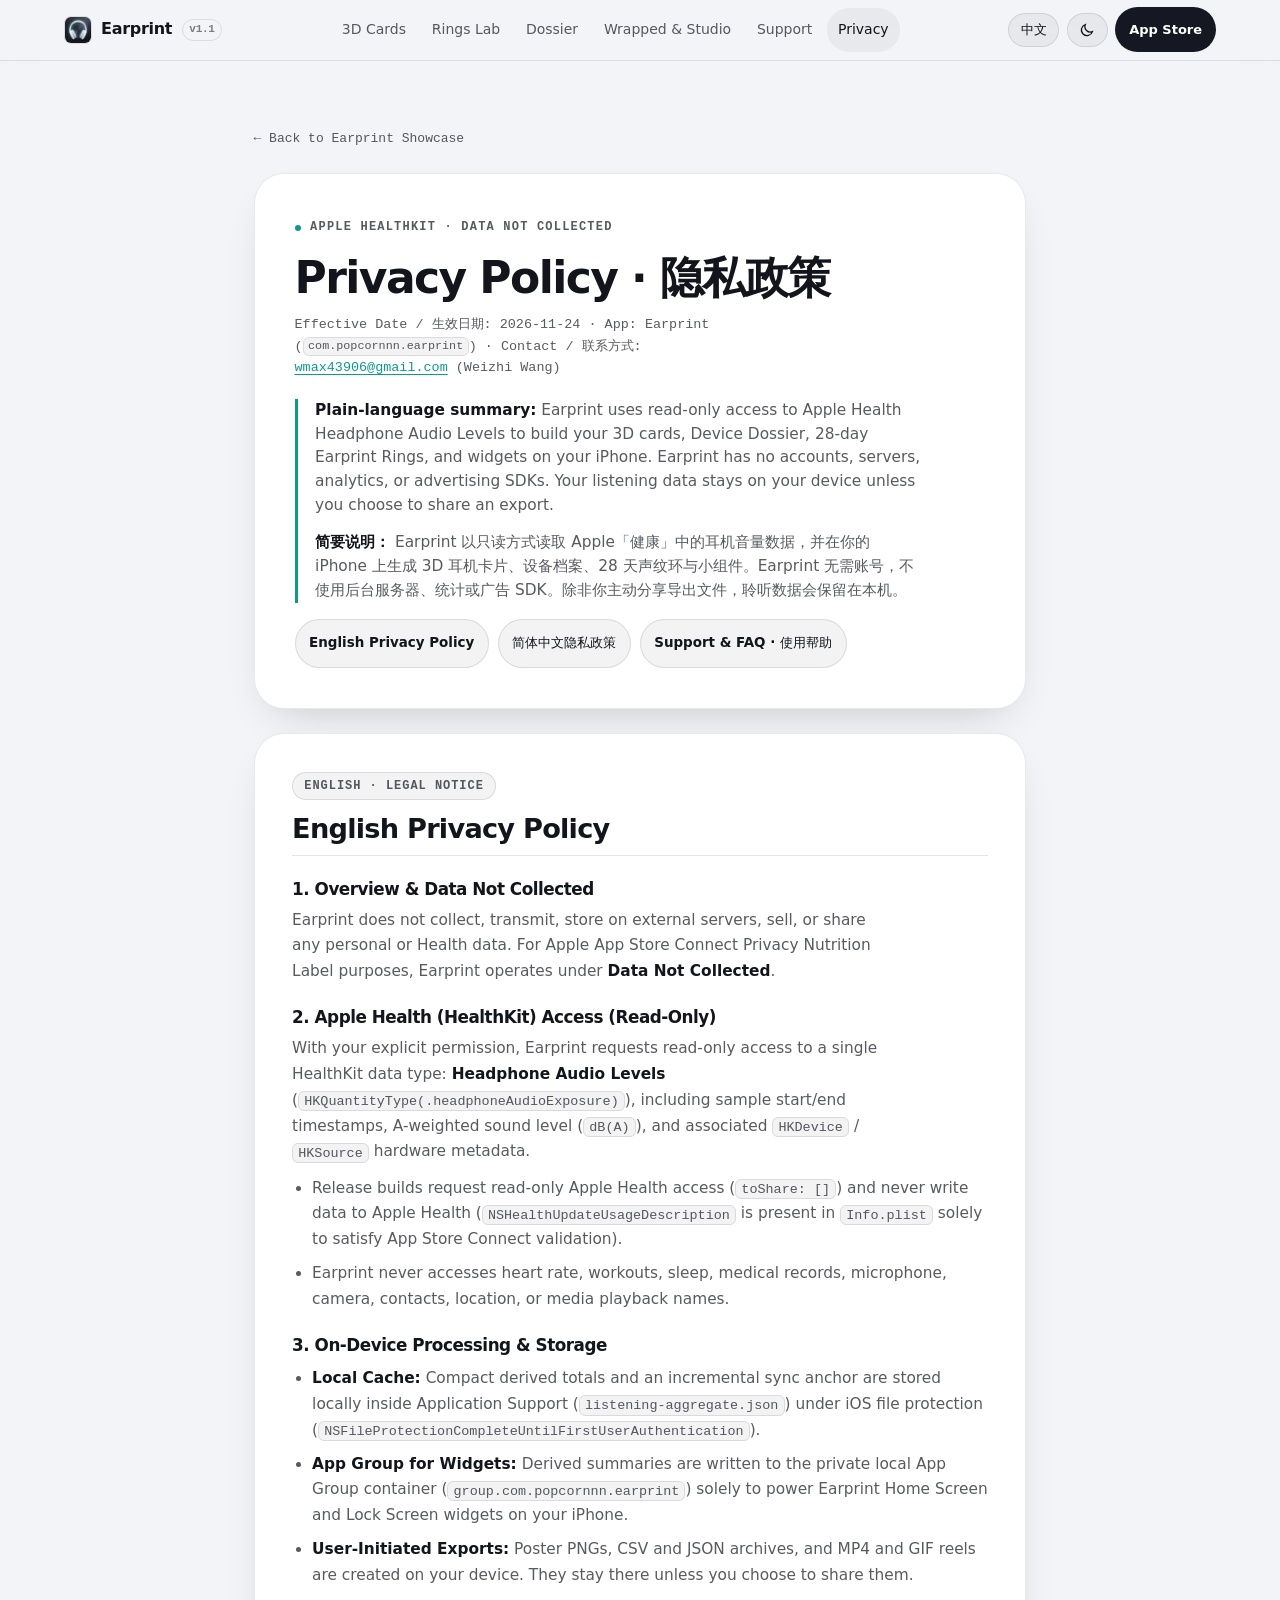
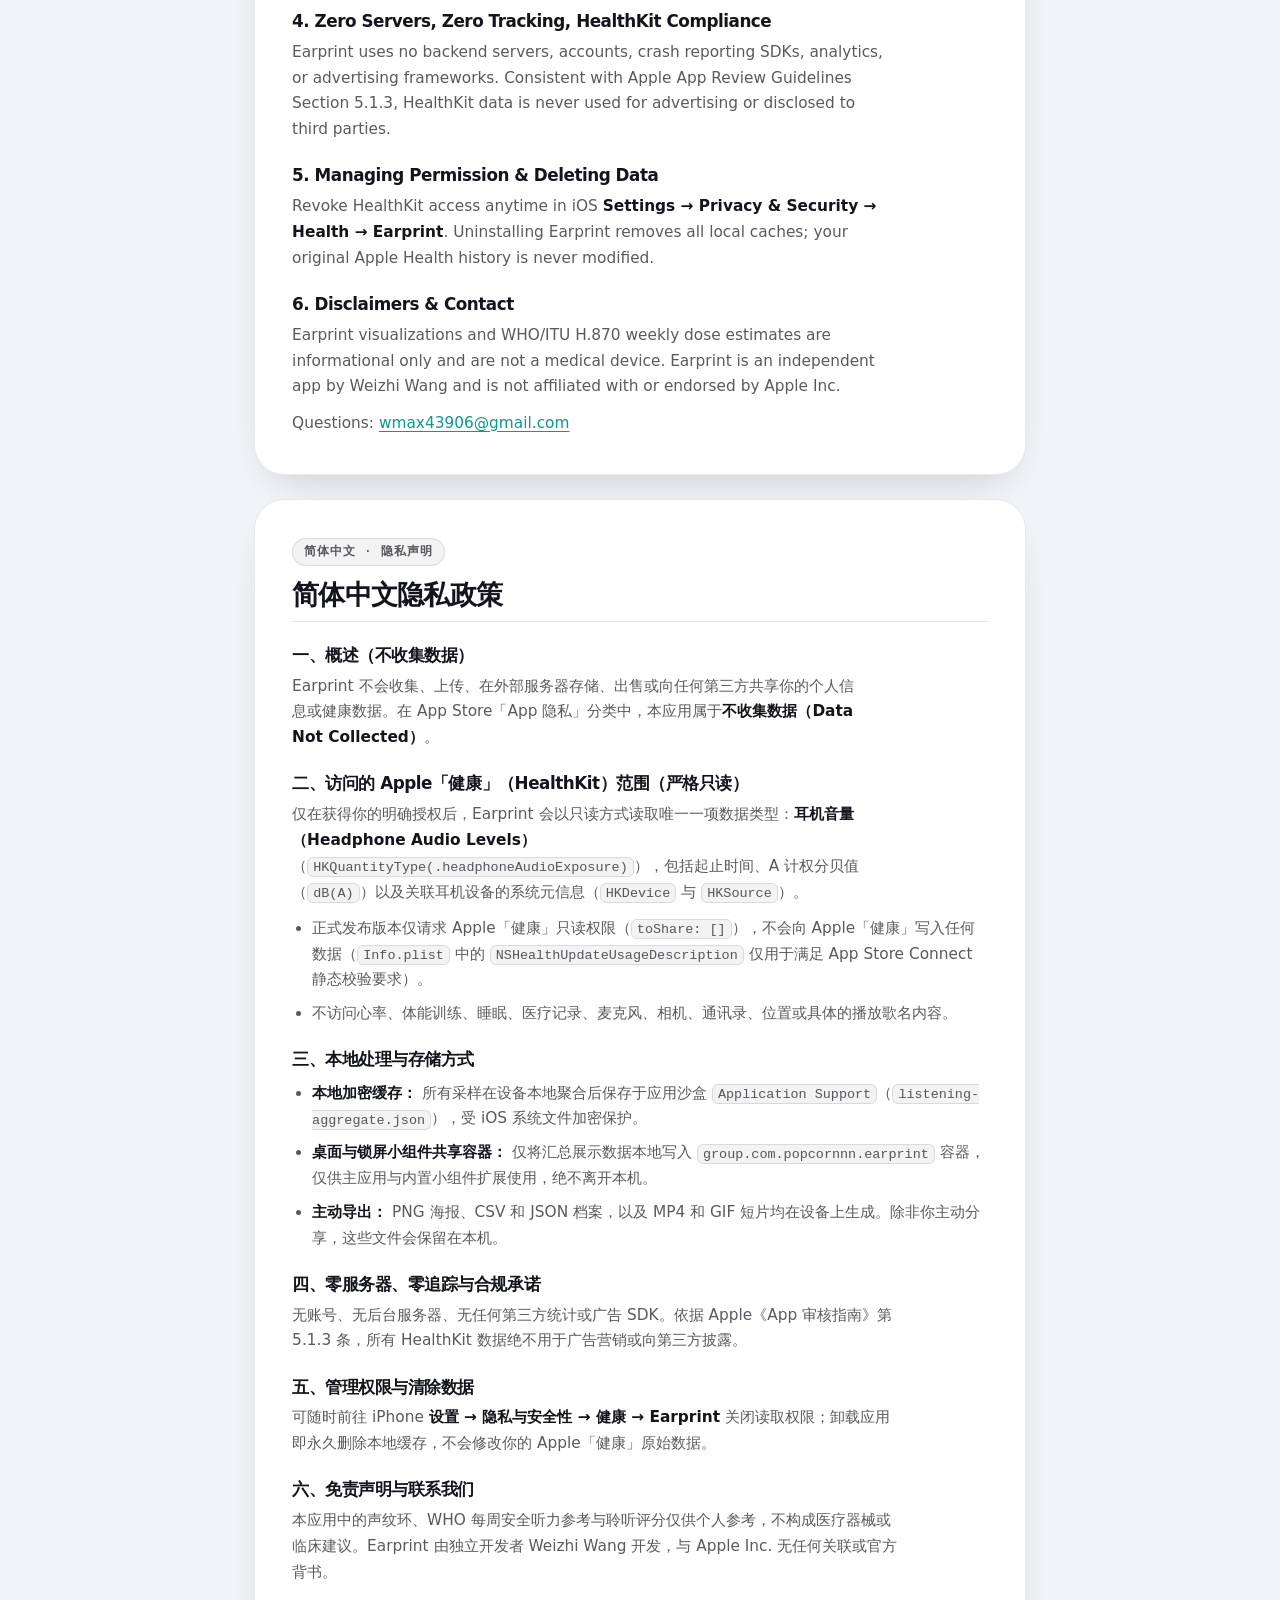
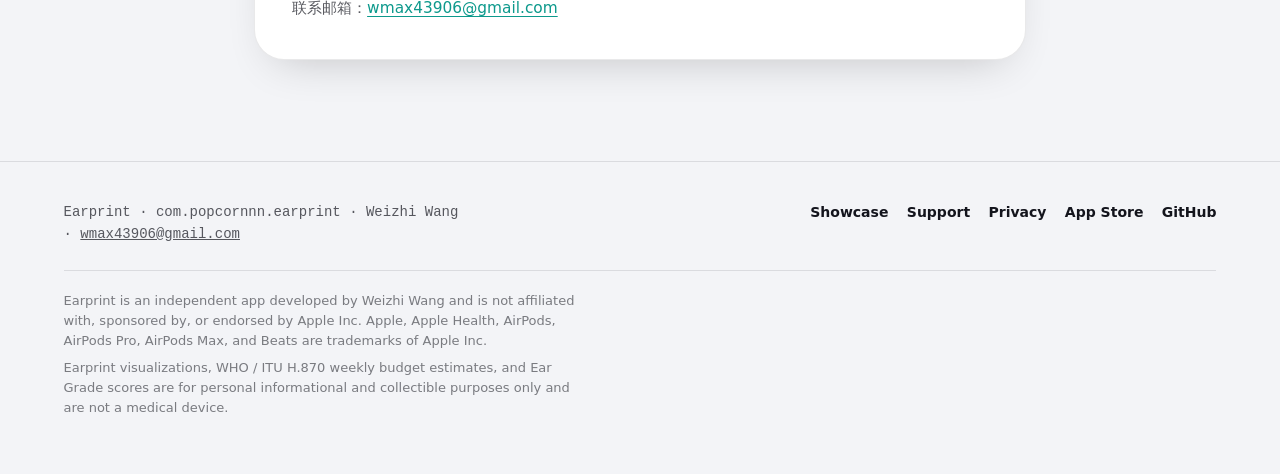
<file: docs/site/privacy.html>
<!doctype html>
<html lang="en">
<head>
  <meta charset="utf-8">
  <meta name="viewport" content="width=device-width, initial-scale=1">
  <meta name="color-scheme" content="light dark">
  <script>
    try {
      var t = localStorage.getItem('earprint.theme');
      var r = (t === 'light' || t === 'dark')
        ? t
        : (window.matchMedia('(prefers-color-scheme: dark)').matches ? 'dark' : 'light');
      if (t === 'light' || t === 'dark') {
        document.querySelector('meta[name="color-scheme"]').content = t;
      }
      document.documentElement.dataset.resolvedTheme = r;
      document.documentElement.dataset.themePreference = (t === 'light' || t === 'dark') ? t : 'system';
      var l = localStorage.getItem('earprint.lang');
      if (l === 'en' || l === 'zh-Hans') {
        document.documentElement.lang = l;
      }
    } catch (e) {}
  </script>
  <title>Privacy Policy · 隐私政策 — Earprint</title>
  <meta name="description" content="Earprint Privacy Policy (EN &amp; 简体中文): Read-only Apple Health access, on-device exports, and zero developer servers.">
  <link rel="canonical" href="https://earprint.popcornnn.xyz/privacy.html">
  <link rel="icon" type="image/png" href="./assets/favicon.png">
  <link rel="apple-touch-icon" href="./assets/apple-touch-icon.png">
  <link rel="stylesheet" href="./styles/tokens.css">
  <link rel="stylesheet" href="./styles/main.css">
  <link rel="stylesheet" href="./styles/subpages.css">
  <script type="module" src="./scripts/main.js"></script>
</head>
<body data-title-key="sub.privacyTitle">
  <a class="skip-link" href="#main-content">Skip to content</a>

  <div class="page-shell">
    <header class="site-header">
      <div class="container header-inner">
        <a class="brand-link" href="./index.html">
          <img class="brand-icon theme-img-dark" src="./assets/app-icon-dark.webp" alt="" width="256" height="256">
          <img class="brand-icon theme-img-light" src="./assets/app-icon-light.webp" alt="" width="256" height="256">
          <span>Earprint</span>
          <span class="brand-version">v1.1</span>
        </a>

        <nav class="primary-nav" aria-label="Primary">
          <a href="./index.html#showcase" data-i18n="nav.cards">3D Cards</a>
          <a href="./index.html#rings-lab" data-i18n="nav.rings">Rings Lab</a>
          <a href="./index.html#dossier" data-i18n="nav.dossier">Dossier</a>
          <a href="./index.html#v11-pro" data-i18n="nav.pro">Wrapped &amp; Studio</a>
          <a href="./support.html" data-i18n="nav.support">Support</a>
          <a href="./privacy.html" aria-current="page" data-i18n="nav.privacy">Privacy</a>
        </nav>

        <div class="header-actions">
          <button type="button" class="pill-toggle" data-lang-toggle data-i18n-aria="controls.langAria" aria-pressed="false">
            <span data-i18n="controls.langToggle">中文</span>
          </button>
          <button type="button" class="icon-btn" data-theme-toggle aria-pressed="false">
            <span class="theme-option-light">
              <svg class="theme-icon" aria-hidden="true" viewBox="0 0 24 24" fill="none" stroke="currentColor" stroke-width="1.9"><circle cx="12" cy="12" r="4.2"/><path d="M12 2.5v2.2M12 19.3v2.2M4.9 4.9l1.6 1.6M17.5 17.5l1.6 1.6M2.5 12h2.2M19.3 12h2.2M4.9 19.1l1.6-1.6M17.5 6.5l1.6-1.6"/></svg>
              <span class="visually-hidden" data-i18n="controls.themeLightAria">Ceramic · Switch to Light Museum appearance</span>
            </span>
            <span class="theme-option-dark">
              <svg class="theme-icon" aria-hidden="true" viewBox="0 0 24 24" fill="none" stroke="currentColor" stroke-width="1.9"><path d="M20.2 14.5A8.2 8.2 0 0 1 9.5 3.8a8.5 8.5 0 1 0 10.7 10.7Z"/></svg>
              <span class="visually-hidden" data-i18n="controls.themeDarkAria">Obsidian · Switch to Dark Studio appearance</span>
            </span>
          </button>
          <a class="header-cta" href="https://apps.apple.com/app/id6837883616" data-i18n="nav.cta">App Store</a>
        </div>
      </div>
      <div class="scroll-progress" aria-hidden="true"></div>
    </header>

    <main class="container subpage-main">
      <a class="subpage-breadcrumb" href="./index.html" data-i18n="sub.backHome">← Back to Earprint Showcase</a>

      <section class="subpage-hero">
        <span class="eyebrow"><span class="eyebrow-dot" aria-hidden="true"></span>APPLE HEALTHKIT · DATA NOT COLLECTED</span>
        <h1 id="main-content" tabindex="-1">Privacy Policy · 隐私政策</h1>
        <p class="subpage-meta">
          Effective Date / 生效日期: <time datetime="2026-11-24">2026-11-24</time> &middot; App: Earprint (<code>com.popcornnn.earprint</code>) &middot;
          Contact / 联系方式: <a href="mailto:wmax43906@gmail.com">wmax43906@gmail.com</a> (Weizhi Wang)
        </p>
        <div class="summary-callout">
          <p>
            <strong>Plain-language summary:</strong> Earprint uses read-only access to Apple Health Headphone Audio Levels to build your 3D cards, Device Dossier, 28-day Earprint Rings, and widgets on your iPhone. Earprint has no accounts, servers, analytics, or advertising SDKs. Your listening data stays on your device unless you choose to share an export.
          </p>
          <p lang="zh-Hans">
            <strong>简要说明：</strong> Earprint 以只读方式读取 Apple「健康」中的耳机音量数据，并在你的 iPhone 上生成 3D 耳机卡片、设备档案、28 天声纹环与小组件。Earprint 无需账号，不使用后台服务器、统计或广告 SDK。除非你主动分享导出文件，聆听数据会保留在本机。
          </p>
        </div>
        <div class="jump-pills">
          <a href="#policy-en">English Privacy Policy</a>
          <a href="#policy-zh">简体中文隐私政策</a>
          <a href="./support.html">Support &amp; FAQ · 使用帮助</a>
        </div>
      </section>

      <section class="doc-section" id="policy-en" lang="en">
        <span class="lang-divider-pill">English · Legal Notice</span>
        <h2>English Privacy Policy</h2>

        <h3>1. Overview &amp; Data Not Collected</h3>
        <p>Earprint does not collect, transmit, store on external servers, sell, or share any personal or Health data. For Apple App Store Connect Privacy Nutrition Label purposes, Earprint operates under <strong>Data Not Collected</strong>.</p>

        <h3>2. Apple Health (HealthKit) Access (Read-Only)</h3>
        <p>With your explicit permission, Earprint requests read-only access to a single HealthKit data type: <strong>Headphone Audio Levels</strong> (<code>HKQuantityType(.headphoneAudioExposure)</code>), including sample start/end timestamps, A-weighted sound level (<code>dB(A)</code>), and associated <code>HKDevice</code> / <code>HKSource</code> hardware metadata.</p>
        <ul>
          <li>Release builds request read-only Apple Health access (<code>toShare: []</code>) and never write data to Apple Health (<code>NSHealthUpdateUsageDescription</code> is present in <code>Info.plist</code> solely to satisfy App Store Connect validation).</li>
          <li>Earprint never accesses heart rate, workouts, sleep, medical records, microphone, camera, contacts, location, or media playback names.</li>
        </ul>

        <h3>3. On-Device Processing &amp; Storage</h3>
        <ul>
          <li><strong>Local Cache:</strong> Compact derived totals and an incremental sync anchor are stored locally inside Application Support (<code>listening-aggregate.json</code>) under iOS file protection (<code>NSFileProtectionCompleteUntilFirstUserAuthentication</code>).</li>
          <li><strong>App Group for Widgets:</strong> Derived summaries are written to the private local App Group container (<code>group.com.popcornnn.earprint</code>) solely to power Earprint Home Screen and Lock Screen widgets on your iPhone.</li>
          <li><strong>User-Initiated Exports:</strong> Poster PNGs, CSV and JSON archives, and MP4 and GIF reels are created on your device. They stay there unless you choose to share them.</li>
        </ul>

        <h3>4. Zero Servers, Zero Tracking, HealthKit Compliance</h3>
        <p>Earprint uses no backend servers, accounts, crash reporting SDKs, analytics, or advertising frameworks. Consistent with Apple App Review Guidelines Section 5.1.3, HealthKit data is never used for advertising or disclosed to third parties.</p>

        <h3>5. Managing Permission &amp; Deleting Data</h3>
        <p>Revoke HealthKit access anytime in iOS <strong>Settings &rarr; Privacy &amp; Security &rarr; Health &rarr; Earprint</strong>. Uninstalling Earprint removes all local caches; your original Apple Health history is never modified.</p>

        <h3>6. Disclaimers &amp; Contact</h3>
        <p>Earprint visualizations and WHO/ITU H.870 weekly dose estimates are informational only and are not a medical device. Earprint is an independent app by Weizhi Wang and is not affiliated with or endorsed by Apple Inc.</p>
        <p>Questions: <a href="mailto:wmax43906@gmail.com">wmax43906@gmail.com</a></p>
      </section>

      <section class="doc-section" id="policy-zh" lang="zh-Hans">
        <span class="lang-divider-pill">简体中文 · 隐私声明</span>
        <h2>简体中文隐私政策</h2>

        <h3>一、概述（不收集数据）</h3>
        <p>Earprint 不会收集、上传、在外部服务器存储、出售或向任何第三方共享你的个人信息或健康数据。在 App Store「App 隐私」分类中，本应用属于<strong>不收集数据（Data Not Collected）</strong>。</p>

        <h3>二、访问的 Apple「健康」（HealthKit）范围（严格只读）</h3>
        <p>仅在获得你的明确授权后，Earprint 会以只读方式读取唯一一项数据类型：<strong>耳机音量（Headphone Audio Levels）</strong>（<code>HKQuantityType(.headphoneAudioExposure)</code>），包括起止时间、A 计权分贝值（<code>dB(A)</code>）以及关联耳机设备的系统元信息（<code>HKDevice</code> 与 <code>HKSource</code>）。</p>
        <ul>
          <li>正式发布版本仅请求 Apple「健康」只读权限（<code>toShare: []</code>），不会向 Apple「健康」写入任何数据（<code>Info.plist</code> 中的 <code>NSHealthUpdateUsageDescription</code> 仅用于满足 App Store Connect 静态校验要求）。</li>
          <li>不访问心率、体能训练、睡眠、医疗记录、麦克风、相机、通讯录、位置或具体的播放歌名内容。</li>
        </ul>

        <h3>三、本地处理与存储方式</h3>
        <ul>
          <li><strong>本地加密缓存：</strong> 所有采样在设备本地聚合后保存于应用沙盒 <code>Application Support</code>（<code>listening-aggregate.json</code>），受 iOS 系统文件加密保护。</li>
          <li><strong>桌面与锁屏小组件共享容器：</strong> 仅将汇总展示数据本地写入 <code>group.com.popcornnn.earprint</code> 容器，仅供主应用与内置小组件扩展使用，绝不离开本机。</li>
          <li><strong>主动导出：</strong> PNG 海报、CSV 和 JSON 档案，以及 MP4 和 GIF 短片均在设备上生成。除非你主动分享，这些文件会保留在本机。</li>
        </ul>

        <h3>四、零服务器、零追踪与合规承诺</h3>
        <p>无账号、无后台服务器、无任何第三方统计或广告 SDK。依据 Apple《App 审核指南》第 5.1.3 条，所有 HealthKit 数据绝不用于广告营销或向第三方披露。</p>

        <h3>五、管理权限与清除数据</h3>
        <p>可随时前往 iPhone <strong>设置 &rarr; 隐私与安全性 &rarr; 健康 &rarr; Earprint</strong> 关闭读取权限；卸载应用即永久删除本地缓存，不会修改你的 Apple「健康」原始数据。</p>

        <h3>六、免责声明与联系我们</h3>
        <p>本应用中的声纹环、WHO 每周安全听力参考与聆听评分仅供个人参考，不构成医疗器械或临床建议。Earprint 由独立开发者 Weizhi Wang 开发，与 Apple Inc. 无任何关联或官方背书。</p>
        <p>联系邮箱：<a href="mailto:wmax43906@gmail.com">wmax43906@gmail.com</a></p>
      </section>
    </main>

    <footer class="site-footer">
      <div class="container">
        <div class="footer-grid">
          <p class="mono">Earprint &middot; com.popcornnn.earprint &middot; Weizhi Wang &middot; <a href="mailto:wmax43906@gmail.com">wmax43906@gmail.com</a></p>
          <ul class="footer-links">
            <li><a href="./index.html" data-i18n="footer.showcase">Showcase</a></li>
            <li><a href="./support.html" data-i18n="nav.support">Support</a></li>
            <li><a href="./privacy.html" data-i18n="nav.privacy">Privacy</a></li>
            <li><a href="https://apps.apple.com/app/id6837883616">App Store</a></li>
            <li><a href="https://github.com/Popcornnnnnnnn/earprint">GitHub</a></li>
          </ul>
        </div>
        <div class="footer-disclaimers">
          <p data-i18n="footer.disclaimer1">Earprint is an independent app developed by Weizhi Wang and is not affiliated with, sponsored by, or endorsed by Apple Inc. Apple, Apple Health, AirPods, AirPods Pro, AirPods Max, and Beats are trademarks of Apple Inc.</p>
          <p data-i18n="footer.disclaimer2">Earprint visualizations, WHO / ITU H.870 weekly budget estimates, and Ear Grade scores are for personal informational and collectible purposes only and are not a medical device.</p>
        </div>
      </div>
    </footer>
  </div>
</body>
</html>
</file>
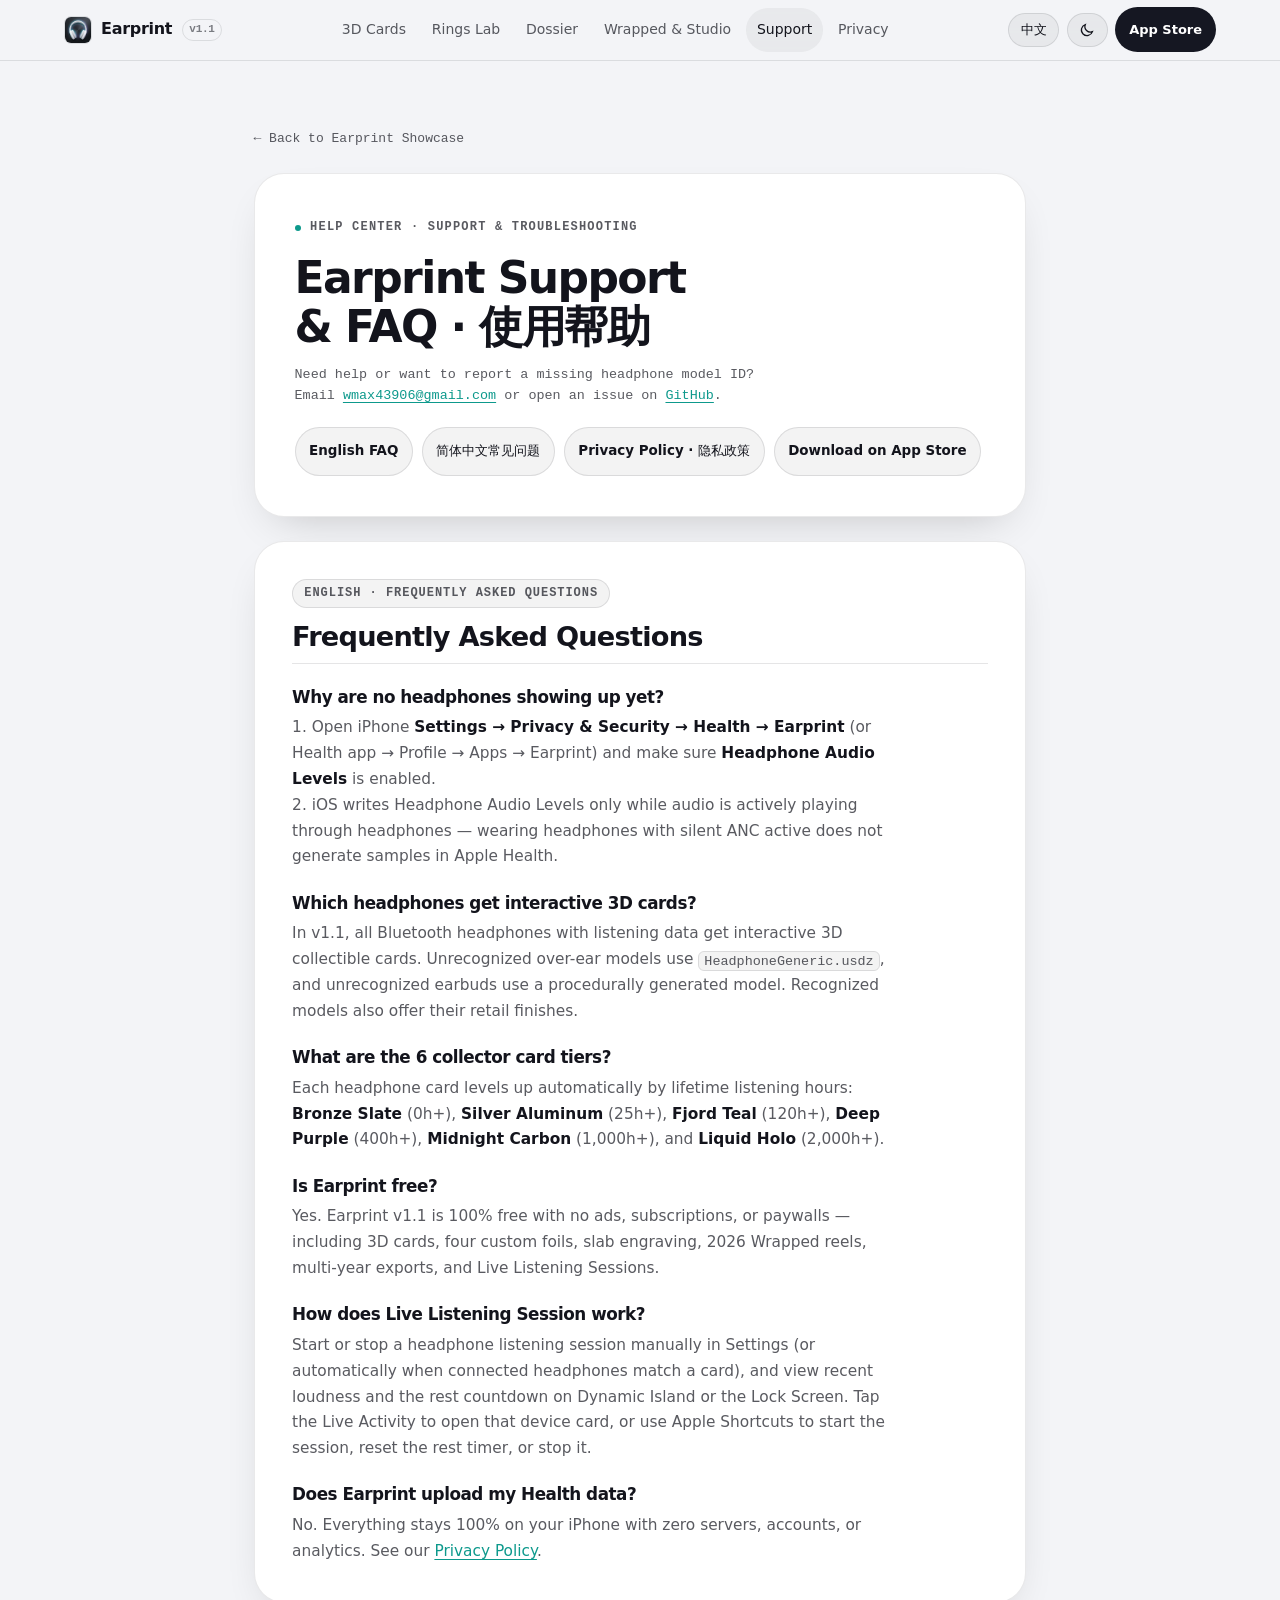
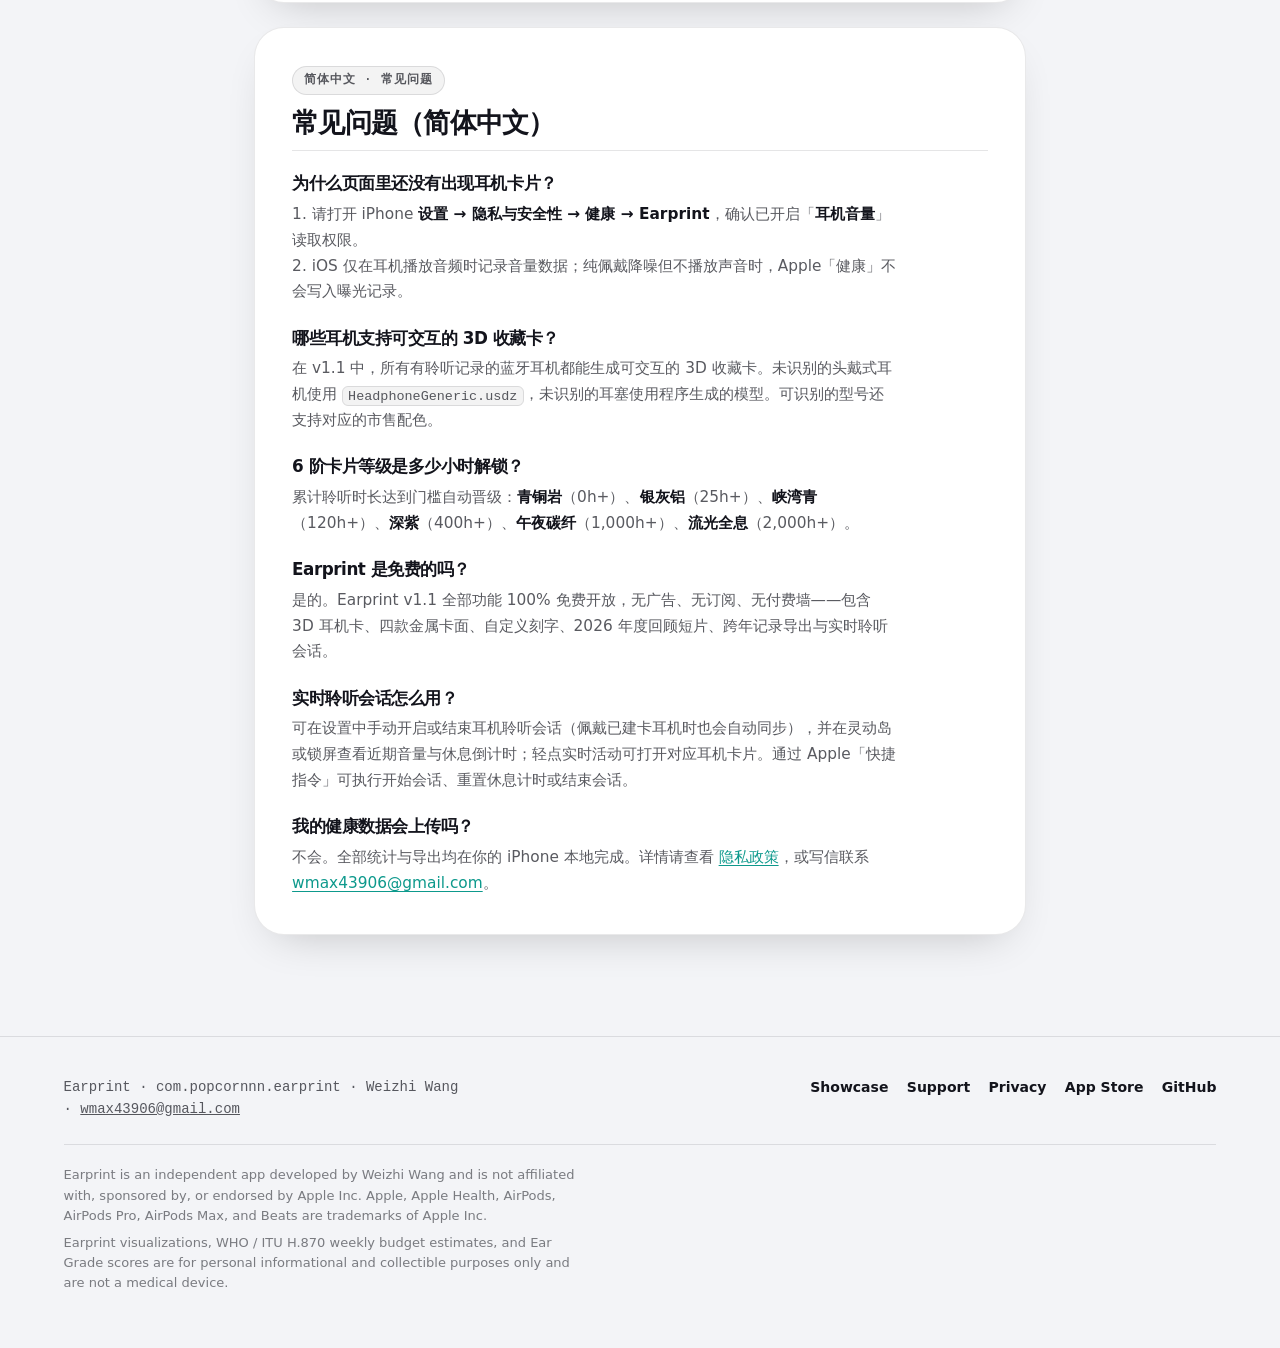
<file: docs/site/support.html>
<!doctype html>
<html lang="en">
<head>
  <meta charset="utf-8">
  <meta name="viewport" content="width=device-width, initial-scale=1">
  <meta name="color-scheme" content="light dark">
  <script>
    try {
      var t = localStorage.getItem('earprint.theme');
      var r = (t === 'light' || t === 'dark')
        ? t
        : (window.matchMedia('(prefers-color-scheme: dark)').matches ? 'dark' : 'light');
      if (t === 'light' || t === 'dark') {
        document.querySelector('meta[name="color-scheme"]').content = t;
      }
      document.documentElement.dataset.resolvedTheme = r;
      document.documentElement.dataset.themePreference = (t === 'light' || t === 'dark') ? t : 'system';
      var l = localStorage.getItem('earprint.lang');
      if (l === 'en' || l === 'zh-Hans') {
        document.documentElement.lang = l;
      }
    } catch (e) {}
  </script>
  <title>Support &amp; FAQ · 使用帮助 — Earprint</title>
  <meta name="description" content="Earprint v1.1 support in English and Simplified Chinese. Get help with 3D cards for Bluetooth headphones, 2026 Wrapped, and Dynamic Island listening sessions.">
  <link rel="canonical" href="https://earprint.popcornnn.xyz/support.html">
  <link rel="icon" type="image/png" href="./assets/favicon.png">
  <link rel="apple-touch-icon" href="./assets/apple-touch-icon.png">
  <link rel="stylesheet" href="./styles/tokens.css">
  <link rel="stylesheet" href="./styles/main.css">
  <link rel="stylesheet" href="./styles/subpages.css">
  <script type="module" src="./scripts/main.js"></script>
</head>
<body data-title-key="sub.supportTitle">
  <a class="skip-link" href="#main-content">Skip to content</a>

  <div class="page-shell">
    <header class="site-header">
      <div class="container header-inner">
        <a class="brand-link" href="./index.html">
          <img class="brand-icon theme-img-dark" src="./assets/app-icon-dark.webp" alt="" width="256" height="256">
          <img class="brand-icon theme-img-light" src="./assets/app-icon-light.webp" alt="" width="256" height="256">
          <span>Earprint</span>
          <span class="brand-version">v1.1</span>
        </a>

        <nav class="primary-nav" aria-label="Primary">
          <a href="./index.html#showcase" data-i18n="nav.cards">3D Cards</a>
          <a href="./index.html#rings-lab" data-i18n="nav.rings">Rings Lab</a>
          <a href="./index.html#dossier" data-i18n="nav.dossier">Dossier</a>
          <a href="./index.html#v11-pro" data-i18n="nav.pro">Wrapped &amp; Studio</a>
          <a href="./support.html" aria-current="page" data-i18n="nav.support">Support</a>
          <a href="./privacy.html" data-i18n="nav.privacy">Privacy</a>
        </nav>

        <div class="header-actions">
          <button type="button" class="pill-toggle" data-lang-toggle data-i18n-aria="controls.langAria" aria-pressed="false">
            <span data-i18n="controls.langToggle">中文</span>
          </button>
          <button type="button" class="icon-btn" data-theme-toggle aria-pressed="false">
            <span class="theme-option-light">
              <svg class="theme-icon" aria-hidden="true" viewBox="0 0 24 24" fill="none" stroke="currentColor" stroke-width="1.9"><circle cx="12" cy="12" r="4.2"/><path d="M12 2.5v2.2M12 19.3v2.2M4.9 4.9l1.6 1.6M17.5 17.5l1.6 1.6M2.5 12h2.2M19.3 12h2.2M4.9 19.1l1.6-1.6M17.5 6.5l1.6-1.6"/></svg>
              <span class="visually-hidden" data-i18n="controls.themeLightAria">Ceramic · Switch to Light Museum appearance</span>
            </span>
            <span class="theme-option-dark">
              <svg class="theme-icon" aria-hidden="true" viewBox="0 0 24 24" fill="none" stroke="currentColor" stroke-width="1.9"><path d="M20.2 14.5A8.2 8.2 0 0 1 9.5 3.8a8.5 8.5 0 1 0 10.7 10.7Z"/></svg>
              <span class="visually-hidden" data-i18n="controls.themeDarkAria">Obsidian · Switch to Dark Studio appearance</span>
            </span>
          </button>
          <a class="header-cta" href="https://apps.apple.com/app/id6837883616" data-i18n="nav.cta">App Store</a>
        </div>
      </div>
      <div class="scroll-progress" aria-hidden="true"></div>
    </header>

    <main class="container subpage-main">
      <a class="subpage-breadcrumb" href="./index.html" data-i18n="sub.backHome">← Back to Earprint Showcase</a>

      <section class="subpage-hero">
        <span class="eyebrow"><span class="eyebrow-dot" aria-hidden="true"></span>HELP CENTER · SUPPORT &amp; TROUBLESHOOTING</span>
        <h1 id="main-content" tabindex="-1">Earprint Support &amp; FAQ · 使用帮助</h1>
        <p class="subpage-meta">
          Need help or want to report a missing headphone model ID? Email
          <a href="mailto:wmax43906@gmail.com">wmax43906@gmail.com</a> or open an issue on
          <a href="https://github.com/Popcornnnnnnnn/earprint">GitHub</a>.
        </p>
        <div class="jump-pills">
          <a href="#faq-en">English FAQ</a>
          <a href="#faq-zh">简体中文常见问题</a>
          <a href="./privacy.html">Privacy Policy · 隐私政策</a>
          <a href="https://apps.apple.com/app/id6837883616">Download on App Store</a>
        </div>
      </section>

      <section class="doc-section" id="faq-en" lang="en">
        <span class="lang-divider-pill">English · Frequently Asked Questions</span>
        <h2>Frequently Asked Questions</h2>

        <h3>Why are no headphones showing up yet?</h3>
        <p>1. Open iPhone <strong>Settings &rarr; Privacy &amp; Security &rarr; Health &rarr; Earprint</strong> (or Health app &rarr; Profile &rarr; Apps &rarr; Earprint) and make sure <strong>Headphone Audio Levels</strong> is enabled.<br>
        2. iOS writes Headphone Audio Levels only while audio is actively playing through headphones — wearing headphones with silent ANC active does not generate samples in Apple Health.</p>

        <h3>Which headphones get interactive 3D cards?</h3>
        <p>In v1.1, all Bluetooth headphones with listening data get interactive 3D collectible cards. Unrecognized over-ear models use <code>HeadphoneGeneric.usdz</code>, and unrecognized earbuds use a procedurally generated model. Recognized models also offer their retail finishes.</p>

        <h3>What are the 6 collector card tiers?</h3>
        <p>Each headphone card levels up automatically by lifetime listening hours: <strong>Bronze Slate</strong> (0h+), <strong>Silver Aluminum</strong> (25h+), <strong>Fjord Teal</strong> (120h+), <strong>Deep Purple</strong> (400h+), <strong>Midnight Carbon</strong> (1,000h+), and <strong>Liquid Holo</strong> (2,000h+).</p>

        <h3>Is Earprint free?</h3>
        <p>Yes. Earprint v1.1 is 100% free with no ads, subscriptions, or paywalls — including 3D cards, four custom foils, slab engraving, 2026 Wrapped reels, multi-year exports, and Live Listening Sessions.</p>

        <h3>How does Live Listening Session work?</h3>
        <p>Start or stop a headphone listening session manually in Settings (or automatically when connected headphones match a card), and view recent loudness and the rest countdown on Dynamic Island or the Lock Screen. Tap the Live Activity to open that device card, or use Apple Shortcuts to start the session, reset the rest timer, or stop it.</p>

        <h3>Does Earprint upload my Health data?</h3>
        <p>No. Everything stays 100% on your iPhone with zero servers, accounts, or analytics. See our <a href="./privacy.html">Privacy Policy</a>.</p>
      </section>

      <section class="doc-section" id="faq-zh" lang="zh-Hans">
        <span class="lang-divider-pill">简体中文 · 常见问题</span>
        <h2>常见问题（简体中文）</h2>

        <h3>为什么页面里还没有出现耳机卡片？</h3>
        <p>1. 请打开 iPhone <strong>设置 &rarr; 隐私与安全性 &rarr; 健康 &rarr; Earprint</strong>，确认已开启「<strong>耳机音量</strong>」读取权限。<br>
        2. iOS 仅在耳机播放音频时记录音量数据；纯佩戴降噪但不播放声音时，Apple「健康」不会写入曝光记录。</p>

        <h3>哪些耳机支持可交互的 3D 收藏卡？</h3>
        <p>在 v1.1 中，所有有聆听记录的蓝牙耳机都能生成可交互的 3D 收藏卡。未识别的头戴式耳机使用 <code>HeadphoneGeneric.usdz</code>，未识别的耳塞使用程序生成的模型。可识别的型号还支持对应的市售配色。</p>

        <h3>6 阶卡片等级是多少小时解锁？</h3>
        <p>累计聆听时长达到门槛自动晋级：<strong>青铜岩</strong>（0h+）、<strong>银灰铝</strong>（25h+）、<strong>峡湾青</strong>（120h+）、<strong>深紫</strong>（400h+）、<strong>午夜碳纤</strong>（1,000h+）、<strong>流光全息</strong>（2,000h+）。</p>

        <h3>Earprint 是免费的吗？</h3>
        <p>是的。Earprint v1.1 全部功能 100% 免费开放，无广告、无订阅、无付费墙——包含 3D 耳机卡、四款金属卡面、自定义刻字、2026 年度回顾短片、跨年记录导出与实时聆听会话。</p>

        <h3>实时聆听会话怎么用？</h3>
        <p>可在设置中手动开启或结束耳机聆听会话（佩戴已建卡耳机时也会自动同步），并在灵动岛或锁屏查看近期音量与休息倒计时；轻点实时活动可打开对应耳机卡片。通过 Apple「快捷指令」可执行开始会话、重置休息计时或结束会话。</p>

        <h3>我的健康数据会上传吗？</h3>
        <p>不会。全部统计与导出均在你的 iPhone 本地完成。详情请查看 <a href="./privacy.html">隐私政策</a>，或写信联系 <a href="mailto:wmax43906@gmail.com">wmax43906@gmail.com</a>。</p>
      </section>
    </main>

    <footer class="site-footer">
      <div class="container">
        <div class="footer-grid">
          <p class="mono">Earprint &middot; com.popcornnn.earprint &middot; Weizhi Wang &middot; <a href="mailto:wmax43906@gmail.com">wmax43906@gmail.com</a></p>
          <ul class="footer-links">
            <li><a href="./index.html" data-i18n="footer.showcase">Showcase</a></li>
            <li><a href="./support.html" data-i18n="nav.support">Support</a></li>
            <li><a href="./privacy.html" data-i18n="nav.privacy">Privacy</a></li>
            <li><a href="https://apps.apple.com/app/id6837883616">App Store</a></li>
            <li><a href="https://github.com/Popcornnnnnnnn/earprint">GitHub</a></li>
          </ul>
        </div>
        <div class="footer-disclaimers">
          <p data-i18n="footer.disclaimer1">Earprint is an independent app developed by Weizhi Wang and is not affiliated with, sponsored by, or endorsed by Apple Inc. Apple, Apple Health, AirPods, AirPods Pro, AirPods Max, and Beats are trademarks of Apple Inc.</p>
          <p data-i18n="footer.disclaimer2">Earprint visualizations, WHO / ITU H.870 weekly budget estimates, and Ear Grade scores are for personal informational and collectible purposes only and are not a medical device.</p>
        </div>
      </div>
    </footer>
  </div>
</body>
</html>
</file>
<file: docs/site/styles/tokens.css>
/* Earprint Design System Tokens — Acoustic Horology & Graded Hardware Museum
 * Pure relative asset architecture; adapts seamlessly between Light (Museum Ceramic)
 * and Dark (Obsidian Acoustic Gallery) via CSS color-scheme + light-dark().
 */

@layer reset, base, theme, components, utilities;

@layer theme {
  :root {
    color-scheme: light dark;

    /* Core typography */
    --font-display: -apple-system, BlinkMacSystemFont, "SF Pro Display", "SF Pro Text", "PingFang SC", "Noto Sans SC", system-ui, sans-serif;
    --font-body: -apple-system, BlinkMacSystemFont, "SF Pro Text", "PingFang SC", "Noto Sans SC", system-ui, sans-serif;
    --font-mono: ui-monospace, "SF Mono", Menlo, Monaco, "Cascadia Mono", monospace;

    /* Raw palette pairs (unregistered so light-dark() stays live across subtrees) */
    --raw-bg-canvas-light: #F3F4F7;
    --raw-bg-canvas-dark: #09090E;
    --raw-bg-elevated-light: #F7F8FA;
    --raw-bg-elevated-dark: #0E0E15;
    --raw-bg-card-light: #FFFFFF;
    --raw-bg-card-dark: #13131C;
    --raw-bg-slab-light: #EAECEF;
    --raw-bg-slab-dark: #101119;

    --raw-text-primary-light: #13141C;
    --raw-text-primary-dark: #F7F8FC;
    --raw-text-secondary-light: rgba(19, 20, 28, 0.70);
    --raw-text-secondary-dark: rgba(247, 248, 252, 0.70);
    --raw-text-tertiary-light: rgba(19, 20, 28, 0.54);
    --raw-text-tertiary-dark: rgba(247, 248, 252, 0.54);

    --raw-border-hairline-light: rgba(19, 20, 28, 0.11);
    --raw-border-hairline-dark: rgba(255, 255, 255, 0.12);
    --raw-border-card-light: rgba(19, 20, 28, 0.09);
    --raw-border-card-dark: rgba(255, 255, 255, 0.10);

    --raw-surface-fill-light: rgba(19, 20, 28, 0.05);
    --raw-surface-fill-dark: rgba(255, 255, 255, 0.07);
    --raw-surface-strong-light: rgba(19, 20, 28, 0.10);
    --raw-surface-strong-dark: rgba(255, 255, 255, 0.13);

    --raw-inverted-fill-light: #151722;
    --raw-inverted-fill-dark: #F7F8FC;
    --raw-inverted-text-light: #FFFFFF;
    --raw-inverted-text-dark: #09090E;

    --raw-backdrop-light: rgba(243, 244, 247, 0.86);
    --raw-backdrop-dark: rgba(9, 9, 14, 0.84);

    --raw-leq-quiet-light: #0D998C;
    --raw-leq-quiet-dark: #52E6DB;
    --raw-leq-moderate-light: #B87206;
    --raw-leq-moderate-dark: #FAC75C;
    --raw-leq-loud-light: #DB2947;
    --raw-leq-loud-dark: #FC5775;

    --raw-scrollbar-track-light: #EAECEF;
    --raw-scrollbar-track-dark: #101119;
    --raw-scrollbar-thumb-light: #6E7385;
    --raw-scrollbar-thumb-dark: #555A6E;

    /* Baseline fallback values (light default, switched via prefers-color-scheme + light-dark()) */
    --bg-canvas: var(--raw-bg-canvas-light);
    --bg-elevated: var(--raw-bg-elevated-light);
    --bg-card: var(--raw-bg-card-light);
    --bg-slab: var(--raw-bg-slab-light);
    --text-primary: var(--raw-text-primary-light);
    --text-secondary: var(--raw-text-secondary-light);
    --text-tertiary: var(--raw-text-tertiary-light);
    --border-hairline: var(--raw-border-hairline-light);
    --border-card: var(--raw-border-card-light);
    --surface-fill: var(--raw-surface-fill-light);
    --surface-fill-strong: var(--raw-surface-strong-light);
    --inverted-fill: var(--raw-inverted-fill-light);
    --inverted-text: var(--raw-inverted-text-light);
    --detail-backdrop: var(--raw-backdrop-light);

    --leq-quiet: var(--raw-leq-quiet-light);
    --leq-moderate: var(--raw-leq-moderate-light);
    --leq-loud: var(--raw-leq-loud-light);

    --scrollbar-track: var(--raw-scrollbar-track-light);
    --scrollbar-thumb: var(--raw-scrollbar-thumb-light);

    /* Interactive tier tokens (mutated dynamically by foil-card.js; default Fjord Teal / Sapphire) */
    --tier-accent: #7EB0BD;
    --tier-glow: #6D9CA8;
    --tier-ink: #FFFFFF;

    /* Focus & structural geometry */
    --accent-focus: var(--leq-quiet);
    --radius-xs: 8px;
    --radius-sm: 14px;
    --radius-md: 22px;
    --radius-lg: 30px;
    --radius-pill: 999px;

    /* Spacing & rhythm */
    --container-max: 1240px;
    --gutter: clamp(1.125rem, 3.4vw, 2.75rem);
    --section-space: clamp(4.5rem, 7.5vw, 8.25rem);
    --header-height: 60px;

    /* Elevation */
    --shadow-card: 0 18px 46px -22px rgba(0, 0, 0, 0.24), 0 1px 0 rgba(255, 255, 255, 0.05) inset;
    --shadow-slab: 0 30px 80px -28px rgba(0, 0, 0, 0.45);
  }

  /* Fallback for browsers without light-dark() when OS prefers dark */
  @media (prefers-color-scheme: dark) {
    :root {
      --bg-canvas: var(--raw-bg-canvas-dark);
      --bg-elevated: var(--raw-bg-elevated-dark);
      --bg-card: var(--raw-bg-card-dark);
      --bg-slab: var(--raw-bg-slab-dark);
      --text-primary: var(--raw-text-primary-dark);
      --text-secondary: var(--raw-text-secondary-dark);
      --text-tertiary: var(--raw-text-tertiary-dark);
      --border-hairline: var(--raw-border-hairline-dark);
      --border-card: var(--raw-border-card-dark);
      --surface-fill: var(--raw-surface-fill-dark);
      --surface-fill-strong: var(--raw-surface-strong-dark);
      --inverted-fill: var(--raw-inverted-fill-dark);
      --inverted-text: var(--raw-inverted-text-dark);
      --detail-backdrop: var(--raw-backdrop-dark);
      --leq-quiet: var(--raw-leq-quiet-dark);
      --leq-moderate: var(--raw-leq-moderate-dark);
      --leq-loud: var(--raw-leq-loud-dark);
      --scrollbar-track: var(--raw-scrollbar-track-dark);
      --scrollbar-thumb: var(--raw-scrollbar-thumb-dark);
    }
  }

  /* Modern live color-scheme resolution via light-dark() */
  @supports (color: light-dark(white, black)) {
    :root {
      --bg-canvas: light-dark(var(--raw-bg-canvas-light), var(--raw-bg-canvas-dark));
      --bg-elevated: light-dark(var(--raw-bg-elevated-light), var(--raw-bg-elevated-dark));
      --bg-card: light-dark(var(--raw-bg-card-light), var(--raw-bg-card-dark));
      --bg-slab: light-dark(var(--raw-bg-slab-light), var(--raw-bg-slab-dark));
      --text-primary: light-dark(var(--raw-text-primary-light), var(--raw-text-primary-dark));
      --text-secondary: light-dark(var(--raw-text-secondary-light), var(--raw-text-secondary-dark));
      --text-tertiary: light-dark(var(--raw-text-tertiary-light), var(--raw-text-tertiary-dark));
      --border-hairline: light-dark(var(--raw-border-hairline-light), var(--raw-border-hairline-dark));
      --border-card: light-dark(var(--raw-border-card-light), var(--raw-border-card-dark));
      --surface-fill: light-dark(var(--raw-surface-fill-light), var(--raw-surface-fill-dark));
      --surface-fill-strong: light-dark(var(--raw-surface-strong-light), var(--raw-surface-strong-dark));
      --inverted-fill: light-dark(var(--raw-inverted-fill-light), var(--raw-inverted-fill-dark));
      --inverted-text: light-dark(var(--raw-inverted-text-light), var(--raw-inverted-text-dark));
      --detail-backdrop: light-dark(var(--raw-backdrop-light), var(--raw-backdrop-dark));
      --leq-quiet: light-dark(var(--raw-leq-quiet-light), var(--raw-leq-quiet-dark));
      --leq-moderate: light-dark(var(--raw-leq-moderate-light), var(--raw-leq-moderate-dark));
      --leq-loud: light-dark(var(--raw-leq-loud-light), var(--raw-leq-loud-dark));
      --scrollbar-track: light-dark(var(--raw-scrollbar-track-light), var(--raw-scrollbar-track-dark));
      --scrollbar-thumb: light-dark(var(--raw-scrollbar-thumb-light), var(--raw-scrollbar-thumb-dark));
    }
  }

  /* Map <meta name="color-scheme"> override back onto root CSS color-scheme */
  :root {
    color-scheme: light dark;
    accent-color: var(--leq-quiet);
    scrollbar-color: var(--scrollbar-thumb) var(--scrollbar-track);
  }

  :root:has(> head > meta[name="color-scheme"][content="dark"]) {
    color-scheme: dark;
  }

  :root:has(> head > meta[name="color-scheme"][content="light"]) {
    color-scheme: light;
  }

  /* Fallback explicit token overrides if browser lacks light-dark() but user toggles meta */
  @supports not (color: light-dark(white, black)) {
    :root:has(> head > meta[name="color-scheme"][content="dark"]) {
      --bg-canvas: var(--raw-bg-canvas-dark);
      --bg-elevated: var(--raw-bg-elevated-dark);
      --bg-card: var(--raw-bg-card-dark);
      --bg-slab: var(--raw-bg-slab-dark);
      --text-primary: var(--raw-text-primary-dark);
      --text-secondary: var(--raw-text-secondary-dark);
      --text-tertiary: var(--raw-text-tertiary-dark);
      --border-hairline: var(--raw-border-hairline-dark);
      --border-card: var(--raw-border-card-dark);
      --surface-fill: var(--raw-surface-fill-dark);
      --surface-fill-strong: var(--raw-surface-strong-dark);
      --inverted-fill: var(--raw-inverted-fill-dark);
      --inverted-text: var(--raw-inverted-text-dark);
      --detail-backdrop: var(--raw-backdrop-dark);
      --leq-quiet: var(--raw-leq-quiet-dark);
      --leq-moderate: var(--raw-leq-moderate-dark);
      --leq-loud: var(--raw-leq-loud-dark);
    }

    :root:has(> head > meta[name="color-scheme"][content="light"]) {
      --bg-canvas: var(--raw-bg-canvas-light);
      --bg-elevated: var(--raw-bg-elevated-light);
      --bg-card: var(--raw-bg-card-light);
      --bg-slab: var(--raw-bg-slab-light);
      --text-primary: var(--raw-text-primary-light);
      --text-secondary: var(--raw-text-secondary-light);
      --text-tertiary: var(--raw-text-tertiary-light);
      --border-hairline: var(--raw-border-hairline-light);
      --border-card: var(--raw-border-card-light);
      --surface-fill: var(--raw-surface-fill-light);
      --surface-fill-strong: var(--raw-surface-strong-light);
      --inverted-fill: var(--raw-inverted-fill-light);
      --inverted-text: var(--raw-inverted-text-light);
      --detail-backdrop: var(--raw-backdrop-light);
      --leq-quiet: var(--raw-leq-quiet-light);
      --leq-moderate: var(--raw-leq-moderate-light);
      --leq-loud: var(--raw-leq-loud-light);
    }
  }
}

/* Cross-document smooth page transitions (progressive enhancement) */
@media (prefers-reduced-motion: no-preference) {
  @view-transition {
    navigation: auto;
  }
}
</file>
<file: docs/site/styles/main.css>
/* Earprint Main Editorial & Museum Layout Styles
 * Follows modern-web-guidance: layered cascade, logical sizing, accessible focus/tabs/accordions,
 * feature-gated scroll-driven reveals, oklch-free color-mix(in oklab), reduced-motion safety.
 */

@layer reset {
  html {
    box-sizing: border-box;
    -webkit-text-size-adjust: 100%;
    scroll-behavior: smooth;
  }

  @media (prefers-reduced-motion: reduce) {
    html {
      scroll-behavior: auto;
    }
  }

  :where(
    body, main, header, nav, section, article, aside, footer,
    div, figure, figcaption, dl, dt, dd, ul, ol, li,
    h1, h2, h3, h4, p, blockquote, pre, table, caption, thead, tbody, tr, th, td,
    button, input, label, details, summary, canvas, img, video, svg
  ) {
    box-sizing: border-box;
  }

  :where(body, h1, h2, h3, h4, p, figure, blockquote, dl, dd) {
    margin: 0;
  }

  :where(ul, ol) {
    margin: 0;
    padding: 0;
  }
}

@layer base {
  body {
    font-family: var(--font-body);
    font-size: 1rem;
    line-height: 1.55;
    color: var(--text-primary);
    background-color: var(--bg-canvas);
    text-align: start;
    overflow-x: clip;
    -webkit-font-smoothing: antialiased;
    text-rendering: optimizeLegibility;
  }

  h1, h2, h3, h4 {
    font-family: var(--font-display);
    color: var(--text-primary);
    text-wrap: balance;
    letter-spacing: -0.028em;
  }

  h1 {
    font-size: clamp(2.45rem, 1.35rem + 4.4vw, 5rem);
    line-height: 1.04;
    font-weight: 700;
    letter-spacing: -0.036em;
  }

  h2 {
    font-size: clamp(1.75rem, 1.15rem + 2.5vw, 3.1rem);
    line-height: 1.09;
    font-weight: 680;
  }

  h3 {
    font-size: clamp(1.125rem, 1rem + 0.55vw, 1.45rem);
    line-height: 1.24;
    font-weight: 640;
  }

  p {
    max-inline-size: 62ch;
    text-wrap: pretty;
    overflow-wrap: break-word;
  }

  a {
    color: inherit;
  }

  img, video, svg {
    display: block;
    max-inline-size: 100%;
  }

  img, video {
    block-size: auto;
  }

  button, input {
    font: inherit;
    color: inherit;
  }

  code {
    font-family: var(--font-mono);
    font-size: 0.875em;
    padding: 0.12em 0.38em;
    border-radius: 6px;
    background: var(--surface-fill);
    border: 1px solid var(--border-hairline);
  }

  /* High-contrast accessible focus ring */
  :where(a:any-link, button, summary, input, [tabindex]):focus-visible {
    outline: 2px solid var(--accent-focus);
    outline-offset: 3px;
  }
}

@layer components {
  /* Skip link for keyboard navigation */
  .skip-link {
    position: fixed;
    inset-block-start: -100%;
    inset-inline-start: 1rem;
    z-index: 200;
    padding: 0.65rem 1.1rem;
    border-radius: var(--radius-pill);
    background: var(--inverted-fill);
    color: var(--inverted-text);
    font-weight: 600;
    text-decoration: none;
  }

  .skip-link:focus-visible {
    inset-block-start: 0.75rem;
  }

  .visually-hidden {
    position: absolute;
    inline-size: 1px;
    block-size: 1px;
    padding: 0;
    margin: -1px;
    overflow: hidden;
    clip-path: inset(50%);
    white-space: nowrap;
    border: 0;
  }

  /* Ambient canvas behind the museum stage */
  #ambient-canvas {
    position: fixed;
    inset: 0;
    inline-size: 100%;
    block-size: 100%;
    z-index: 0;
    pointer-events: none;
    opacity: 0.72;
  }

  .page-shell {
    position: relative;
    z-index: 1;
  }

  .container {
    inline-size: 100%;
    max-inline-size: var(--container-max);
    margin-inline: auto;
    padding-inline: var(--gutter);
  }

  .mono {
    font-family: var(--font-mono);
    font-variant-numeric: tabular-nums;
  }

  .eyebrow {
    display: inline-flex;
    align-items: center;
    gap: 0.6rem;
    font-family: var(--font-mono);
    font-variant-numeric: tabular-nums;
    font-size: 0.75rem;
    font-weight: 600;
    letter-spacing: 0.1em;
    text-transform: uppercase;
    color: var(--text-secondary);
    margin-block-end: 1rem;
  }

  .eyebrow-dot {
    inline-size: 6px;
    block-size: 6px;
    border-radius: 50%;
    background-color: var(--leq-quiet);
    flex-shrink: 0;
  }

  /* Compact Sticky Top Header (<= 60px) */
  .site-header {
    position: sticky;
    inset-block-start: 0;
    z-index: 100;
    min-block-size: var(--header-height);
    background-color: color-mix(in oklab, var(--bg-canvas) 82%, transparent);
    backdrop-filter: blur(18px) saturate(160%);
    -webkit-backdrop-filter: blur(18px) saturate(160%);
    border-block-end: 1px solid var(--border-hairline);
  }

  .header-inner {
    display: flex;
    align-items: center;
    justify-content: space-between;
    gap: 1rem;
    min-block-size: calc(var(--header-height) - 1px);
    padding-block: 0.45rem;
  }

  .brand-link {
    display: inline-flex;
    align-items: center;
    gap: 0.6rem;
    text-decoration: none;
    font-weight: 650;
    letter-spacing: -0.02em;
    flex-shrink: 0;
  }

  .brand-icon {
    inline-size: 28px;
    block-size: 28px;
    border-radius: 7px;
    object-fit: cover;
    border: 1px solid var(--border-hairline);
  }

  .brand-version {
    font-family: var(--font-mono);
    font-size: 0.6875rem;
    color: var(--text-tertiary);
    padding: 0.1rem 0.42rem;
    border-radius: var(--radius-pill);
    border: 1px solid var(--border-hairline);
  }

  /* Branch adaptive app icon media cleanly via system + meta override */
  .theme-img-dark { display: none; }
  .theme-img-light { display: block; }

  @media (prefers-color-scheme: dark) {
    .theme-img-dark { display: block; }
    .theme-img-light { display: none; }
  }

  :root:has(> head > meta[name="color-scheme"][content="dark"]) .theme-img-dark { display: block; }
  :root:has(> head > meta[name="color-scheme"][content="dark"]) .theme-img-light { display: none; }
  :root:has(> head > meta[name="color-scheme"][content="light"]) .theme-img-dark { display: none; }
  :root:has(> head > meta[name="color-scheme"][content="light"]) .theme-img-light { display: block; }

  .primary-nav {
    display: flex;
    align-items: center;
    gap: 0.25rem;
    overflow-x: auto;
    scrollbar-width: none;
  }

  .primary-nav::-webkit-scrollbar {
    display: none;
  }

  .primary-nav a {
    display: inline-flex;
    align-items: center;
    flex: none;
    min-block-size: 34px;
    padding: 0.3rem 0.68rem;
    border-radius: var(--radius-pill);
    font-size: 0.875rem;
    font-weight: 500;
    color: var(--text-secondary);
    text-decoration: none;
    white-space: nowrap;
    transition: color 0.18s ease, background-color 0.18s ease;
  }

  .primary-nav a:hover,
  .primary-nav a[aria-current="page"] {
    color: var(--text-primary);
    background-color: var(--surface-fill);
  }

  .header-actions {
    display: inline-flex;
    align-items: center;
    gap: 0.45rem;
    flex-shrink: 0;
  }

  .icon-btn,
  .pill-toggle {
    display: inline-flex;
    align-items: center;
    justify-content: center;
    gap: 0.35rem;
    min-block-size: 34px;
    min-inline-size: 34px;
    padding: 0.35rem 0.72rem;
    border-radius: var(--radius-pill);
    border: 1px solid var(--border-hairline);
    background-color: var(--surface-fill);
    color: var(--text-primary);
    font-size: 0.8125rem;
    font-weight: 580;
    cursor: pointer;
    transition: background-color 0.18s ease, border-color 0.18s ease;
  }

  .icon-btn:hover,
  .pill-toggle:hover {
    background-color: var(--surface-fill-strong);
  }

  /* Theme toggle pure-CSS icon switching (works even before/without JS) */
  [data-theme-toggle] .theme-icon {
    inline-size: 16px;
    block-size: 16px;
  }

  [data-theme-toggle] .theme-option-light { display: none; }
  [data-theme-toggle] .theme-option-dark { display: inline-flex; align-items: center; gap: 0.35rem; }

  @media (prefers-color-scheme: dark) {
    [data-theme-toggle] .theme-option-light { display: inline-flex; align-items: center; gap: 0.35rem; }
    [data-theme-toggle] .theme-option-dark { display: none; }
  }

  :root:has(> head > meta[name="color-scheme"][content="dark"]) [data-theme-toggle] .theme-option-light {
    display: inline-flex;
    align-items: center;
    gap: 0.35rem;
  }
  :root:has(> head > meta[name="color-scheme"][content="dark"]) [data-theme-toggle] .theme-option-dark {
    display: none;
  }
  :root:has(> head > meta[name="color-scheme"][content="light"]) [data-theme-toggle] .theme-option-light {
    display: none;
  }
  :root:has(> head > meta[name="color-scheme"][content="light"]) [data-theme-toggle] .theme-option-dark {
    display: inline-flex;
    align-items: center;
    gap: 0.35rem;
  }

  .header-cta {
    display: inline-flex;
    align-items: center;
    justify-content: center;
    min-block-size: 34px;
    padding: 0.35rem 0.9rem;
    border-radius: var(--radius-pill);
    background-color: var(--inverted-fill);
    color: var(--inverted-text);
    font-size: 0.8125rem;
    font-weight: 620;
    text-decoration: none;
    white-space: nowrap;
    transition: opacity 0.18s ease, transform 0.18s ease;
  }

  .header-cta:hover {
    opacity: 0.9;
  }

  /* Scroll-progress hairline bar */
  .scroll-progress {
    position: absolute;
    inset-block-end: -1px;
    inset-inline: 0;
    block-size: 2px;
    background: linear-gradient(90deg, var(--leq-quiet), var(--tier-accent), var(--leq-moderate));
    transform-origin: left center;
    transform: scaleX(0);
    pointer-events: none;
    opacity: 0;
  }

  @media (prefers-reduced-motion: no-preference) {
    @supports ((animation-timeline: scroll()) and (animation-range: 0% 100%)) {
      @keyframes earprint-scroll-progress {
        from { transform: scaleX(0); }
        to { transform: scaleX(1); }
      }

      .scroll-progress {
        opacity: 0.9;
        animation: earprint-scroll-progress linear both;
        animation-timeline: scroll(root block);
        animation-range: 0% 100%;
      }
    }
  }

  /* Buttons */
  .btn {
    display: inline-flex;
    align-items: center;
    justify-content: center;
    gap: 0.55rem;
    min-block-size: 46px;
    padding: 0.72rem 1.35rem;
    border-radius: var(--radius-pill);
    font-size: 0.9375rem;
    font-weight: 600;
    text-decoration: none;
    cursor: pointer;
    border: 1px solid transparent;
    transition: transform 0.2s ease, background-color 0.2s ease, border-color 0.2s ease, opacity 0.2s ease;
  }

  .btn-primary {
    background-color: var(--inverted-fill);
    color: var(--inverted-text);
  }

  .btn-primary:hover {
    transform: translateY(-1px);
    opacity: 0.92;
  }

  .btn-secondary {
    background-color: var(--surface-fill);
    color: var(--text-primary);
    border-color: var(--border-hairline);
  }

  .btn-secondary:hover {
    background-color: var(--surface-fill-strong);
  }

  .btn-sm {
    min-block-size: 36px;
    padding: 0.42rem 0.9rem;
    font-size: 0.8125rem;
  }

  /* Sections */
  .section {
    padding-block: var(--section-space);
    border-block-start: 1px solid var(--border-hairline);
  }

  .section--hero {
    border-block-start: 0;
    padding-block: clamp(0.9rem, 1.6vw, 1.35rem) clamp(3rem, 5vw, 5rem);
  }

  .section-head {
    display: grid;
    grid-template-columns: minmax(0, 1.15fr) minmax(0, 0.85fr);
    gap: clamp(1.25rem, 3vw, 3rem);
    align-items: end;
    margin-block-end: clamp(2.25rem, 4vw, 3.75rem);
  }

  .section-lead {
    font-size: clamp(1rem, 0.95rem + 0.35vw, 1.15rem);
    color: var(--text-secondary);
    line-height: 1.6;
  }

  /* 01 HERO */
  .hero-grid {
    display: grid;
    grid-template-columns: minmax(0, 1.02fr) minmax(0, 0.98fr);
    gap: clamp(2rem, 4vw, 4rem);
    align-items: start;
  }

  .hero-grid > * {
    min-inline-size: 0;
  }

  .hero-copy {
    position: sticky;
    inset-block-start: calc(var(--header-height) + 1.5rem);
    display: flex;
    flex-direction: column;
    gap: 1.35rem;
  }

  .hero-lead {
    font-size: clamp(1.05rem, 0.98rem + 0.45vw, 1.25rem);
    color: var(--text-secondary);
    line-height: 1.58;
  }

  .hero-cta-row {
    display: flex;
    flex-wrap: wrap;
    gap: 0.8rem;
    align-items: center;
  }

  .hero-specs {
    display: grid;
    grid-template-columns: repeat(3, minmax(0, 1fr));
    gap: 1rem;
    padding-block: 1.25rem;
    margin-block-start: 0.5rem;
    border-block: 1px solid var(--border-hairline);
  }

  .hero-spec-val {
    display: block;
    font-family: var(--font-mono);
    font-variant-numeric: tabular-nums;
    font-size: 0.95rem;
    font-weight: 650;
    color: var(--text-primary);
  }

  .hero-spec-lbl {
    display: block;
    font-size: 0.8125rem;
    color: var(--text-secondary);
    margin-block-start: 0.2rem;
  }

  /* Hero Interactive Slab Mount Container (layout shell; interactive.css brings 3D shaders) */
  .slab-mount {
    display: grid;
    grid-template-columns: minmax(0, 1fr);
    gap: 0.95rem;
    min-inline-size: 0;
    max-inline-size: 100%;
  }

  .slab-stage-wrap {
    min-inline-size: 0;
    max-inline-size: 100%;
  }

  .slab-controls {
    background-color: var(--bg-card);
    border: 1px solid var(--border-card);
    border-radius: var(--radius-md);
    padding: 1.05rem 1.15rem;
    display: grid;
    grid-template-columns: minmax(0, 1fr);
    gap: 0.85rem;
    min-inline-size: 0;
    max-inline-size: 100%;
    box-shadow: var(--shadow-card);
  }

  .hero-lab-row {
    min-inline-size: 0;
    max-inline-size: 100%;
  }

  .hero-lab-row [role="tab"] {
    padding: 0.42rem 0.65rem;
    font-size: 0.8125rem;
  }

  .slab-hint-note {
    font-size: 0.75rem;
    color: var(--text-tertiary);
  }

  .control-row {
    display: flex;
    flex-wrap: wrap;
    align-items: center;
    justify-content: space-between;
    gap: 0.75rem;
  }

  .control-cluster {
    display: flex;
    flex-wrap: wrap;
    gap: 0.4rem;
  }

  /* Swatch tokens for 6-tier binder & 10 hardware finishes */
  .swatch-bronze { background: linear-gradient(135deg, #74503B, #B58263); }
  .swatch-silver { background: linear-gradient(135deg, #B9C0CC, #EEF1F6); }
  .swatch-sapphire { background: linear-gradient(135deg, #527B86, #86AEB8); }
  .swatch-platinum { background: linear-gradient(135deg, #4B346D, #8563B5); }
  .swatch-obsidian { background: linear-gradient(135deg, #0F1420, #252E42); }
  .swatch-holo { background: linear-gradient(135deg, #6CF5E8, #9A84FF, #FF84CE, #FFF08C); }

  .dot-midnight { background-color: #232734; }
  .dot-starlight { background-color: #E2DDD3; }
  .dot-blue { background-color: #526B82; }
  .dot-purple { background-color: #8D81A8; }
  .dot-orange { background-color: #D98E6C; }
  .dot-space-gray { background-color: #43464C; }
  .dot-silver { background-color: #D5D9DF; }
  .dot-sky-blue { background-color: #779EB8; }
  .dot-green { background-color: #92A894; }
  .dot-pink { background-color: #D98482; }

  .leq-dot-quiet { background-color: var(--leq-quiet); }
  .leq-dot-moderate { background-color: var(--leq-moderate); }
  .leq-dot-loud { background-color: var(--leq-loud); }

  /* PSA Slab Column & Faces (interactive.css drives 3D perspective + flip) */
  .psa-slab-column {
    display: flex;
    flex-direction: column;
    gap: 0.9rem;
  }

  .psa-slab {
    position: relative;
    min-block-size: 390px;
  }

  .psa-slab-front,
  .psa-slab-back {
    background-color: var(--bg-card);
    border: 1px solid var(--border-card);
    border-radius: var(--radius-lg);
    padding: 1.4rem;
    box-shadow: var(--shadow-slab);
    min-block-size: 390px;
    display: flex;
    flex-direction: column;
    justify-content: space-between;
    gap: 1rem;
  }

  .psa-cert-header {
    display: flex;
    align-items: center;
    justify-content: space-between;
    gap: 1rem;
    padding: 0.9rem 1rem;
    border-radius: var(--radius-sm);
    background-color: var(--surface-fill);
    border: 1px solid var(--border-hairline);
  }

  .psa-grade-box {
    display: flex;
    flex-direction: column;
    align-items: flex-end;
  }

  .psa-grade-score {
    font-size: 1.65rem;
    font-weight: 800;
    line-height: 1.05;
  }

  .psa-slab-body {
    display: flex;
    flex-direction: column;
    align-items: center;
    text-align: center;
    gap: 1rem;
    padding-block: 0.75rem;
  }

  .psa-slab-body img {
    inline-size: min(220px, 68%);
    block-size: auto;
    filter: drop-shadow(0 14px 28px rgba(0, 0, 0, 0.32));
  }

  .card-back-grid {
    display: grid;
    grid-template-columns: repeat(2, minmax(0, 1fr));
    gap: 0.75rem;
  }

  .card-back-grid dt {
    font-size: 0.75rem;
    color: var(--text-tertiary);
  }

  .card-back-grid dd {
    font-size: 0.95rem;
    font-weight: 650;
  }

  /* Share Poster Preview layout helpers */
  #share-poster-canvas {
    display: block;
    inline-size: 168px;
    block-size: 168px;
    margin-inline: auto;
  }

  .poster-preview-head,
  .poster-preview-foot {
    display: flex;
    align-items: baseline;
    justify-content: space-between;
    gap: 0.5rem;
    font-size: 0.75rem;
  }

  .poster-preview-head {
    opacity: 0.75;
  }

  .poster-stat {
    font-size: 1.05rem;
    font-weight: 700;
  }

  .poster-sub {
    font-size: 0.75rem;
    color: var(--leq-quiet);
  }

  .action-inline-row {
    margin-block-start: 1rem;
    display: flex;
    flex-wrap: wrap;
    gap: 1rem;
    font-weight: 600;
  }

  .action-inline-row a {
    color: var(--leq-quiet);
  }

  .finale-copy {
    display: flex;
    flex-direction: column;
    gap: 1.15rem;
  }

  .panel-subtitle {
    font-size: 0.875rem;
    color: var(--text-secondary);
    margin-block-start: 0.25rem;
  }

  .badge-pill {
    font-size: 0.78rem;
    padding: 0.25rem 0.6rem;
    border-radius: var(--radius-pill);
    background-color: var(--surface-fill);
    border: 1px solid var(--border-hairline);
  }

  .meta-caption {
    font-size: 0.75rem;
    color: var(--text-tertiary);
  }

  /* Ensure 6-tier spotlight & binder cards always inherit contrasting foil ink */
  #tier-spotlight :is(h3, p, span, .eyebrow, .tier-spotlight-hours, .section-lead),
  [data-tier-card] :is(strong, span, div, .meta-caption) {
    color: inherit;
  }

  #tier-spotlight :is(.eyebrow, .section-lead),
  [data-tier-card] .meta-caption {
    opacity: 0.86;
  }

  .binder-title {
    margin-block-end: 1.25rem;
  }

  .spotlight-title {
    font-size: clamp(1.5rem, 1.2rem + 1.2vw, 2.25rem);
  }

  .slab-flip-row {
    display: flex;
    justify-content: flex-end;
  }

  .audit-body {
    font-size: 0.9rem;
    color: var(--text-secondary);
  }

  .verdict-note {
    font-size: 0.8125rem;
    color: var(--leq-quiet);
  }

  /* Accessible single-row tablist pattern */
  [role="tablist"] {
    display: flex;
    align-items: center;
    gap: 0.25rem;
    overflow-x: auto;
    max-inline-size: 100%;
    min-inline-size: 0;
    scrollbar-width: none;
    border-block-end: 1px solid var(--border-hairline);
    padding-block-end: 0.2rem;
  }

  [role="tablist"]::-webkit-scrollbar {
    display: none;
  }

  [role="tab"] {
    position: relative;
    flex: none;
    appearance: none;
    background: transparent;
    border: 0;
    padding: 0.5rem 0.85rem;
    min-block-size: 36px;
    border-radius: var(--radius-xs);
    font-size: 0.84rem;
    font-weight: 580;
    color: var(--text-secondary);
    cursor: pointer;
    white-space: nowrap;
    transition: color 0.16s ease, background-color 0.16s ease;
  }

  [role="tab"]:hover {
    color: var(--text-primary);
    background-color: var(--surface-fill);
  }

  [role="tab"][aria-selected="true"] {
    color: var(--text-primary);
  }

  [role="tab"][aria-selected="true"]::after {
    content: "";
    position: absolute;
    inset-inline: 0.45rem;
    inset-block-end: -0.2rem;
    border-block-end: 2.5px solid var(--tier-accent, var(--leq-quiet));
  }

  /* Panels use inner wrapper for padding/borders per tabs guidance */
  .tabpanel-stack {
    display: grid;
  }

  .tabpanel-stack > [role="tabpanel"] {
    grid-area: 1 / 1;
  }

  .panel-inner {
    padding-block-start: 1.5rem;
  }

  /* Form controls follow the root light/dark color scheme, including theme overrides. */
  :root {
    --form-accent: #246E7D;
  }

  @media (prefers-color-scheme: dark) {
    :root:not([data-resolved-theme]) {
      --form-accent: #6CF5E8;
    }
  }

  :root[data-resolved-theme="dark"] {
    --form-accent: #6CF5E8;
  }

  input[type="range"],
  .hero-engraving-fields input {
    color-scheme: inherit;
    accent-color: var(--form-accent);
  }

  .range-field {
    display: flex;
    flex-direction: column;
    gap: 0.45rem;
  }

  .range-header {
    display: flex;
    align-items: baseline;
    justify-content: space-between;
    gap: 0.5rem;
    font-size: 0.8125rem;
    color: var(--text-secondary);
  }

  .range-value {
    font-family: var(--font-mono);
    font-variant-numeric: tabular-nums;
    font-weight: 650;
    color: var(--text-primary);
  }

  input[type="range"] {
    inline-size: 100%;
    min-block-size: 24px;
    cursor: pointer;
  }

  @supports not (accent-color: auto) {
    input[type="range"] {
      -webkit-appearance: none;
      appearance: none;
      background: transparent;
    }

    input[type="range"]::-webkit-slider-runnable-track {
      block-size: 6px;
      border-radius: var(--radius-pill);
      background: var(--text-secondary);
    }

    input[type="range"]::-moz-range-track {
      block-size: 6px;
      border-radius: var(--radius-pill);
      background: var(--text-secondary);
    }

    input[type="range"]::-webkit-slider-thumb {
      -webkit-appearance: none;
      inline-size: 18px;
      block-size: 18px;
      margin-block-start: -6px;
      border: 1px solid var(--bg-card);
      border-radius: 50%;
      background: var(--form-accent);
    }

    input[type="range"]::-moz-range-thumb {
      inline-size: 16px;
      block-size: 16px;
      border: 1px solid var(--bg-card);
      border-radius: 50%;
      background: var(--form-accent);
    }
  }

  /* Tier quick pills */
  .tier-pills-row {
    display: grid;
    grid-template-columns: repeat(6, minmax(0, 1fr));
    gap: 0.4rem;
  }

  .tier-pill-btn {
    display: inline-flex;
    flex-direction: column;
    align-items: flex-start;
    gap: 0.15rem;
    padding: 0.48rem 0.55rem;
    min-block-size: 44px;
    border-radius: var(--radius-xs);
    border: 1px solid var(--border-hairline);
    background-color: var(--surface-fill);
    cursor: pointer;
    text-align: start;
    transition: border-color 0.18s ease, background-color 0.18s ease, transform 0.18s ease;
  }

  .tier-pill-btn[aria-pressed="true"] {
    border-color: var(--tier-accent);
    background-color: var(--surface-fill-strong);
  }

  .tier-pill-name {
    font-size: 0.72rem;
    font-weight: 650;
    color: var(--text-primary);
  }

  .tier-pill-hours {
    font-family: var(--font-mono);
    font-variant-numeric: tabular-nums;
    font-size: 0.6875rem;
    color: var(--text-secondary);
  }

  /* 02 MOTION & TIER BINDER */
  .motion-grid {
    display: grid;
    grid-template-columns: repeat(2, minmax(0, 1fr));
    gap: 1.5rem;
    margin-block-end: 3rem;
  }

  .motion-stage {
    background-color: var(--bg-card);
    border: 1px solid var(--border-card);
    border-radius: var(--radius-lg);
    padding: clamp(1.25rem, 2.5vw, 2rem);
    display: flex;
    flex-direction: column;
    gap: 1rem;
    box-shadow: var(--shadow-card);
  }

  .motion-stage-head {
    display: flex;
    align-items: center;
    justify-content: space-between;
    gap: 0.75rem;
    flex-wrap: wrap;
  }

  .motion-label {
    font-family: var(--font-mono);
    font-variant-numeric: tabular-nums;
    font-size: 0.78rem;
    font-weight: 600;
    letter-spacing: 0.06em;
    text-transform: uppercase;
    color: var(--text-secondary);
  }

  .motion-frame {
    display: flex;
    justify-content: center;
    align-items: center;
    padding: 1rem;
    border-radius: var(--radius-md);
    background-color: var(--bg-slab);
    border: 1px solid var(--border-hairline);
  }

  .motion-video {
    border-radius: 22px;
    box-shadow: var(--shadow-slab);
    max-inline-size: 290px;
    inline-size: 100%;
    block-size: auto;
  }

  .video-control-btn {
    display: inline-flex;
    align-items: center;
    gap: 0.4rem;
    min-block-size: 32px;
    padding: 0.3rem 0.72rem;
    border-radius: var(--radius-pill);
    border: 1px solid var(--border-hairline);
    background-color: var(--surface-fill);
    font-family: var(--font-mono);
    font-size: 0.75rem;
    cursor: pointer;
  }

  .video-control-btn:hover {
    background-color: var(--surface-fill-strong);
  }

  /* 6-Tier Binder Mount */
  .binder-mount {
    display: grid;
    grid-template-columns: minmax(0, 0.9fr) minmax(0, 1.1fr);
    gap: 1.5rem;
    align-items: stretch;
  }

  .tier-spotlight {
    background-color: var(--bg-card);
    border: 1px solid var(--border-card);
    border-radius: var(--radius-lg);
    padding: clamp(1.5rem, 3vw, 2.25rem);
    display: flex;
    flex-direction: column;
    justify-content: space-between;
    gap: 1.5rem;
    box-shadow: var(--shadow-card);
  }

  .tier-spotlight[data-tier],
  .binder-card[data-tier] {
    background-color: transparent;
  }

  .tier-spotlight-hours {
    font-family: var(--font-mono);
    font-variant-numeric: tabular-nums;
    font-size: clamp(2.1rem, 1.5rem + 2vw, 3.25rem);
    font-weight: 700;
    line-height: 1;
    color: var(--tier-accent);
  }

  .binder-grid {
    display: grid;
    grid-template-columns: repeat(2, minmax(0, 1fr));
    gap: 0.85rem;
  }

  .binder-card {
    display: flex;
    flex-direction: column;
    justify-content: space-between;
    gap: 0.75rem;
    padding: 1.15rem 1.25rem;
    min-block-size: 120px;
    border-radius: var(--radius-md);
    border: 1px solid var(--border-card);
    background-color: var(--bg-card);
    text-align: start;
    cursor: pointer;
    transition: transform 0.2s ease, border-color 0.2s ease, box-shadow 0.2s ease;
  }

  .binder-card:hover {
    transform: translateY(-2px);
  }

  .binder-card[aria-pressed="true"] {
    border-color: var(--tier-accent);
    box-shadow: 0 0 0 1px var(--tier-accent), var(--shadow-card);
  }

  .binder-card-top {
    display: flex;
    align-items: center;
    justify-content: space-between;
    gap: 0.5rem;
    inline-size: 100%;
  }

  .binder-swatch {
    inline-size: 28px;
    block-size: 12px;
    border-radius: var(--radius-pill);
    border: 1px solid var(--border-hairline);
  }

  /* 03 RINGS & WHO LAB */
  .rings-lab {
    display: grid;
    grid-template-columns: minmax(0, 1.05fr) minmax(0, 0.95fr);
    gap: clamp(1.5rem, 3.5vw, 3rem);
    align-items: start;
  }

  .rings-dial-card {
    background-color: var(--bg-card);
    border: 1px solid var(--border-card);
    border-radius: var(--radius-lg);
    padding: clamp(1.25rem, 2.5vw, 2rem);
    display: flex;
    flex-direction: column;
    gap: 1.25rem;
    box-shadow: var(--shadow-card);
  }

  .persona-label {
    margin-block-end: 0.45rem;
  }

  .persona-row {
    display: flex;
    flex-wrap: wrap;
    gap: 0.45rem;
  }

  .persona-btn {
    display: inline-flex;
    align-items: center;
    gap: 0.35rem;
    min-block-size: 34px;
    padding: 0.35rem 0.78rem;
    border-radius: var(--radius-pill);
    border: 1px solid var(--border-hairline);
    background-color: var(--surface-fill);
    font-size: 0.8125rem;
    font-weight: 560;
    cursor: pointer;
  }

  .persona-btn[aria-pressed="true"] {
    background-color: var(--inverted-fill);
    color: var(--inverted-text);
    border-color: transparent;
  }

  .rings-canvas-wrap {
    position: relative;
    display: grid;
    place-items: center;
    padding: 0.5rem;
  }

  #earprint-rings-canvas {
    inline-size: 100%;
    max-inline-size: 460px;
    block-size: auto;
    aspect-ratio: 1;
    touch-action: pan-y;
  }

  .rings-center-readout {
    position: absolute;
    inset: 0;
    margin: auto;
    display: flex;
    flex-direction: column;
    align-items: center;
    justify-content: center;
    text-align: center;
    pointer-events: none;
    max-inline-size: 150px;
  }

  .rings-center-hours {
    font-family: var(--font-mono);
    font-variant-numeric: tabular-nums;
    font-size: clamp(1.2rem, 1rem + 0.8vw, 1.65rem);
    font-weight: 700;
    line-height: 1.1;
  }

  .rings-center-db {
    font-family: var(--font-mono);
    font-variant-numeric: tabular-nums;
    font-size: 0.8125rem;
    color: var(--leq-quiet);
    margin-block-start: 0.25rem;
  }

  .rings-readout-bar {
    min-block-size: 46px;
    padding: 0.65rem 0.9rem;
    border-radius: var(--radius-sm);
    background-color: var(--surface-fill);
    border: 1px solid var(--border-hairline);
    font-family: var(--font-mono);
    font-variant-numeric: tabular-nums;
    font-size: 0.8125rem;
    color: var(--text-secondary);
    display: flex;
    align-items: center;
    justify-content: space-between;
    gap: 0.75rem;
    flex-wrap: wrap;
  }

  .leq-legend {
    display: flex;
    flex-wrap: wrap;
    align-items: center;
    gap: 1rem;
    font-family: var(--font-mono);
    font-size: 0.75rem;
    color: var(--text-secondary);
  }

  .leq-swatch {
    display: inline-block;
    inline-size: 10px;
    block-size: 10px;
    border-radius: 50%;
    margin-inline-end: 0.35rem;
  }

  .rings-a11y-dl {
    display: grid;
    grid-template-columns: minmax(0, 1fr) auto;
    gap: 0.45rem 1.25rem;
    padding-block-start: 0.85rem;
    border-block-start: 1px solid var(--border-hairline);
    align-items: baseline;
  }

  .rings-a11y-dl dt {
    font-size: 0.8rem;
    color: var(--text-secondary);
  }

  .rings-a11y-dl dd {
    font-family: var(--font-mono);
    font-variant-numeric: tabular-nums;
    font-size: 0.9rem;
    font-weight: 650;
    text-align: end;
  }

  /* WHO & Poster Column */
  .rings-side {
    display: flex;
    flex-direction: column;
    gap: 1.5rem;
  }

  .lab-panel {
    background-color: var(--bg-card);
    border: 1px solid var(--border-card);
    border-radius: var(--radius-lg);
    padding: clamp(1.25rem, 2.5vw, 1.75rem);
    display: flex;
    flex-direction: column;
    gap: 1.1rem;
    box-shadow: var(--shadow-card);
  }

  .who-metrics-grid {
    display: grid;
    grid-template-columns: repeat(2, minmax(0, 1fr));
    gap: 0.75rem;
  }

  .metric-box {
    padding: 0.78rem 0.9rem;
    border-radius: var(--radius-sm);
    background-color: var(--surface-fill);
    border: 1px solid var(--border-hairline);
  }

  .metric-box-label {
    display: block;
    font-size: 0.75rem;
    color: var(--text-secondary);
  }

  .metric-box-value {
    display: block;
    font-family: var(--font-mono);
    font-variant-numeric: tabular-nums;
    font-size: 1.15rem;
    font-weight: 700;
    margin-block-start: 0.18rem;
  }

  .who-bar-track {
    inline-size: 100%;
    block-size: 10px;
    border-radius: var(--radius-pill);
    background-color: var(--surface-fill-strong);
    overflow: hidden;
  }

  .who-bar-fill {
    block-size: 100%;
    inline-size: 12%;
    border-radius: var(--radius-pill);
    background: linear-gradient(90deg, var(--leq-quiet), var(--leq-moderate));
    transition: inline-size 0.25s ease, background-color 0.25s ease;
  }

  /* 04 DOSSIER & GALLERY */
  .dossier-lab {
    display: grid;
    grid-template-columns: minmax(0, 0.92fr) minmax(0, 1.08fr);
    gap: clamp(1.5rem, 3.5vw, 3rem);
    align-items: start;
    margin-block-end: 3.5rem;
  }

  .grade-breakdown {
    display: flex;
    flex-direction: column;
    gap: 0.55rem;
    padding-block-start: 0.75rem;
    border-block-start: 1px solid var(--border-hairline);
  }

  .grade-factor-row {
    display: flex;
    align-items: center;
    justify-content: space-between;
    gap: 0.75rem;
    font-size: 0.84rem;
  }

  .grade-factor-val {
    font-family: var(--font-mono);
    font-variant-numeric: tabular-nums;
    color: var(--text-secondary);
  }

  .exhibition-header {
    display: flex;
    flex-wrap: wrap;
    align-items: center;
    justify-content: space-between;
    gap: 1rem;
    margin-block-end: 1rem;
  }

  .gallery-strip {
    display: grid;
    grid-template-columns: repeat(4, minmax(0, 1fr));
    gap: 1.15rem;
  }

  .screen-frame {
    background-color: var(--bg-card);
    border: 1px solid var(--border-card);
    border-radius: var(--radius-md);
    padding: 0.85rem;
    display: flex;
    flex-direction: column;
    gap: 0.65rem;
    box-shadow: var(--shadow-card);
  }

  .screen-frame img,
  .screen-frame video {
    border-radius: 14px;
    inline-size: 100%;
    block-size: auto;
  }

  .screen-caption {
    font-family: var(--font-mono);
    font-size: 0.75rem;
    color: var(--text-secondary);
  }

  /* 05 WIDGETS & ICON STUDIO */
  .widgets-showcase {
    display: flex;
    flex-direction: column;
    gap: 1.25rem;
    margin-block-end: 3rem;
  }

  .widgets-top-grid {
    display: grid;
    grid-template-columns: minmax(0, 0.9fr) minmax(0, 0.9fr) minmax(0, 1.35fr);
    gap: 1.15rem;
    align-items: stretch;
  }

  .widgets-bottom-grid {
    display: grid;
    grid-template-columns: minmax(0, 0.92fr) minmax(0, 1.08fr);
    gap: 1.15rem;
    align-items: stretch;
  }

  .widget-stack-col {
    display: flex;
    flex-direction: column;
    justify-content: space-between;
    gap: 1rem;
  }

  .widget-tile {
    background-color: var(--bg-card);
    border: 1px solid var(--border-card);
    border-radius: var(--radius-md);
    padding: 1rem;
    display: flex;
    flex-direction: column;
    justify-content: space-between;
    gap: 0.65rem;
    box-shadow: var(--shadow-card);
  }

  .widget-tile img {
    border-radius: 14px;
    inline-size: 100%;
    block-size: auto;
  }

  /* App Icon Studio */
  .icon-studio {
    background-color: var(--bg-card);
    border: 1px solid var(--border-card);
    border-radius: var(--radius-lg);
    padding: clamp(1.5rem, 3vw, 2.25rem);
    display: grid;
    grid-template-columns: auto minmax(0, 1fr);
    gap: clamp(1.5rem, 3vw, 2.75rem);
    align-items: center;
    box-shadow: var(--shadow-card);
  }

  .icon-stage-col {
    display: flex;
    flex-direction: column;
    align-items: center;
    gap: 0.85rem;
  }

  .icon-squircle {
    inline-size: 168px;
    block-size: 168px;
    border-radius: 38px;
    display: grid;
    place-items: center;
    padding: 16px;
    position: relative;
    overflow: hidden;
    border: 1px solid rgba(255, 255, 255, 0.16);
    box-shadow: var(--shadow-slab);
    transition: background 0.28s ease;
  }

  .icon-squircle[data-bg="light"] {
    background: #F5F5F7;
    border-color: rgba(19, 20, 28, 0.12);
  }

  .icon-squircle[data-bg="dark"] {
    background: radial-gradient(circle at 50% 45%, #1A1C24 0%, #0A0A0F 75%);
  }

  .icon-squircle[data-bg="holo"] {
    background: linear-gradient(135deg, #B5B2F7 0%, #99E0F5 28%, #B0F0DE 55%, #F7E8BA 78%, #F5BAE0 100%);
  }

  .icon-squircle[data-bg="auto"] {
    background: linear-gradient(135deg, #F5F5F7 0%, #F5F5F7 50%, #101218 50.2%, #101218 100%);
  }

  .icon-squircle img {
    inline-size: 128px;
    block-size: 128px;
    object-fit: contain;
    filter: drop-shadow(0 10px 18px rgba(0, 0, 0, 0.34));
    transition: transform 0.25s ease;
  }

  .icon-studio-controls {
    display: flex;
    flex-direction: column;
    gap: 1.2rem;
  }

  .icon-bg-row {
    display: flex;
    flex-wrap: wrap;
    gap: 0.5rem;
  }

  .icon-finish-grid {
    display: flex;
    flex-wrap: wrap;
    gap: 0.55rem;
  }

  .finish-chip {
    display: inline-flex;
    align-items: center;
    gap: 0.45rem;
    min-block-size: 36px;
    padding: 0.35rem 0.72rem;
    border-radius: var(--radius-pill);
    border: 1px solid var(--border-hairline);
    background-color: var(--surface-fill);
    font-size: 0.8125rem;
    cursor: pointer;
  }

  .finish-chip[aria-pressed="true"] {
    border-color: var(--text-primary);
    background-color: var(--surface-fill-strong);
    font-weight: 650;
  }

  .finish-dot {
    inline-size: 14px;
    block-size: 14px;
    border-radius: 50%;
    border: 1px solid rgba(128, 128, 128, 0.35);
    flex-shrink: 0;
  }

  /* 06 WRAPPED & COLLECTOR EDITION */
  .pro-grid {
    display: grid;
    grid-template-columns: repeat(3, minmax(0, 1fr));
    gap: 1.15rem;
  }

  .pro-offer {
    padding-inline-start: 1rem;
    border-inline-start: 2px solid var(--form-accent);
  }

  .pro-offer strong {
    font-size: 1.125rem;
  }

  .pro-offer .section-lead {
    margin-block-start: 0.25rem;
  }

  .pro-tips {
    display: flex;
    flex-wrap: wrap;
    align-items: baseline;
    gap: 0.6rem 1.25rem;
    margin-block-start: 1.5rem;
    padding-block-start: 1.25rem;
    border-block-start: 1px solid var(--border-hairline);
  }

  .pro-tips h3 {
    font-size: 1rem;
  }

  .pro-tips ul {
    display: flex;
    flex-wrap: wrap;
    gap: 0.45rem 1.6rem;
    padding-inline-start: 1rem;
    color: var(--text-secondary);
    font-size: 0.875rem;
  }

  /* 07 PRIVACY VAULT, FAQ ACCORDION & CREDITS */
  .audit-grid {
    display: grid;
    grid-template-columns: repeat(2, minmax(0, 1fr));
    gap: 1.15rem;
    margin-block-end: 3rem;
  }

  .audit-card {
    background-color: var(--bg-card);
    border: 1px solid var(--border-card);
    border-radius: var(--radius-md);
    padding: 1.25rem;
    display: flex;
    flex-direction: column;
    gap: 0.55rem;
    box-shadow: var(--shadow-card);
  }

  .audit-kicker {
    font-family: var(--font-mono);
    font-size: 0.75rem;
    color: var(--leq-quiet);
    font-weight: 650;
  }

  .faq-credit-grid {
    display: grid;
    grid-template-columns: minmax(0, 1fr) minmax(0, 1fr);
    gap: 2rem;
    margin-block-end: 3.5rem;
    align-items: start;
  }

  /* Accessible animated <details> accordion (NO headings inside <summary>!) */
  .accordion {
    display: flex;
    flex-direction: column;
    gap: 0.75rem;
  }

  .accordion details {
    background-color: var(--bg-card);
    border: 1px solid var(--border-card);
    border-radius: var(--radius-md);
    padding: 0 1.2rem;
    box-shadow: var(--shadow-card);
  }

  .accordion summary {
    list-style: none;
    display: flex;
    align-items: center;
    gap: 0.75rem;
    padding-block: 1rem;
    font-weight: 620;
    font-size: 0.98rem;
    cursor: pointer;
    min-block-size: 48px;
  }

  .accordion summary::-webkit-details-marker {
    display: none;
  }

  .accordion summary::before {
    content: "";
    inline-size: 0.7rem;
    block-size: 0.7rem;
    flex-shrink: 0;
    border-inline-end: 2px solid currentColor;
    border-block-end: 2px solid currentColor;
    transform: rotate(-45deg);
    transition: transform 0.2s ease;
  }

  .accordion details[open] > summary::before {
    transform: rotate(45deg);
  }

  .accordion details::details-content {
    interpolate-size: allow-keywords;
    overflow: clip;
    contain: layout;
  }

  .accordion details:not([open])::details-content {
    block-size: 0;
  }

  @media (prefers-reduced-motion: no-preference) {
    .accordion details::details-content {
      transition: block-size 0.28s ease, content-visibility 0.28s ease allow-discrete;
    }
  }

  .accordion-body {
    padding-block-end: 1.15rem;
    color: var(--text-secondary);
    font-size: 0.9375rem;
  }

  /* CC-BY 4.0 Attributions Table */
  .table-scroll {
    overflow-x: auto;
    border-radius: var(--radius-md);
    border: 1px solid var(--border-card);
    background-color: var(--bg-card);
    box-shadow: var(--shadow-card);
  }

  table.credits-table {
    inline-size: 100%;
    border-collapse: collapse;
    font-size: 0.875rem;
  }

  .credits-table caption {
    text-align: start;
    padding: 1rem 1.2rem 0.5rem;
    font-weight: 650;
    color: var(--text-primary);
  }

  .credits-table th,
  .credits-table td {
    padding: 0.78rem 1.2rem;
    text-align: start;
    border-block-start: 1px solid var(--border-hairline);
    vertical-align: top;
  }

  .credits-table th {
    font-family: var(--font-mono);
    font-size: 0.75rem;
    color: var(--text-secondary);
    text-wrap: balance;
  }

  .credits-table a {
    color: var(--leq-quiet);
    text-decoration: underline;
    text-underline-offset: 3px;
  }

  .credits-table th:last-child,
  .credits-table td:last-child {
    white-space: nowrap;
  }

  /* Finale CTA */
  .finale-banner {
    background-color: var(--bg-card);
    border: 1px solid var(--border-card);
    border-radius: var(--radius-lg);
    padding: clamp(2rem, 5vw, 4rem);
    display: grid;
    grid-template-columns: minmax(0, 1.2fr) minmax(0, 0.8fr);
    gap: 2rem;
    align-items: center;
    box-shadow: var(--shadow-card);
  }

  .finale-preview {
    border-radius: var(--radius-md);
    border: 1px solid var(--border-hairline);
    inline-size: 100%;
    block-size: auto;
  }

  /* Footer */
  .site-footer {
    border-block-start: 1px solid var(--border-hairline);
    padding-block: 2.5rem 3.5rem;
    color: var(--text-secondary);
    font-size: 0.875rem;
  }

  .footer-grid {
    display: flex;
    flex-wrap: wrap;
    justify-content: space-between;
    gap: 1.5rem 2.5rem;
  }

  .footer-links {
    display: flex;
    flex-wrap: wrap;
    gap: 1.15rem;
    list-style: none;
  }

  .footer-links a {
    color: var(--text-primary);
    text-decoration: none;
    font-weight: 560;
  }

  .footer-links a:hover {
    text-decoration: underline;
    text-underline-offset: 4px;
  }

  .footer-disclaimers {
    margin-block-start: 1.5rem;
    padding-block-start: 1.25rem;
    border-block-start: 1px solid var(--border-hairline);
    font-size: 0.8125rem;
    color: var(--text-tertiary);
    display: flex;
    flex-direction: column;
    gap: 0.45rem;
  }

  /* Feature-gated Scroll Reveals */
  @media (prefers-reduced-motion: no-preference) {
    @supports ((animation-timeline: view()) and (animation-range: 0% 100%)) {
      @keyframes earprint-reveal {
        from { transform: translateY(12px); }
        to { transform: translateY(0); }
      }

      .reveal {
        animation: earprint-reveal linear both;
        animation-timeline: view();
        animation-range: entry 5% cover 28%;
      }
    }

    html.has-scroll-fallback .reveal {
      transform: translateY(12px);
      transition: transform 0.55s ease;
    }

    html.has-scroll-fallback .reveal.is-visible {
      transform: translateY(0);
    }
  }

  @media (prefers-reduced-motion: reduce) {
    .reveal {
      opacity: 1 !important;
      transform: none !important;
      animation: none !important;
    }
  }

  /* Windows High Contrast / Forced Colors resilience */
  @media (forced-colors: active) {
    .site-header,
    .slab-controls,
    .motion-stage,
    .tier-spotlight,
    .binder-card,
    .rings-dial-card,
    .lab-panel,
    .screen-frame,
    .widget-tile,
    .icon-studio,
    .audit-card,
    .accordion details,
    .table-scroll,
    .finale-banner {
      border: 1px solid CanvasText;
    }

    [role="tab"][aria-selected="true"]::after {
      border-block-end: 3px solid Highlight;
    }

    .btn-primary,
    .header-cta,
    .persona-btn[aria-pressed="true"] {
      border: 1px solid ButtonText;
    }
  }

  /* Coarse pointer / touch target accessibility */
  @media (pointer: coarse) {
    .icon-btn,
    .pill-toggle,
    .persona-btn,
    .finish-chip,
    [role="tab"] {
      min-block-size: 42px;
    }
  }

  /* Responsive Breakpoints */
  @media (max-width: 1024px) {
    .pro-grid {
      grid-template-columns: repeat(2, minmax(0, 1fr));
    }

    .hero-grid,
    .section-head,
    .binder-mount,
    .rings-lab,
    .dossier-lab,
    .widgets-top-grid,
    .faq-credit-grid,
    .finale-banner {
      grid-template-columns: minmax(0, 1fr);
    }

    .hero-copy {
      position: static;
    }

    .gallery-strip {
      grid-template-columns: repeat(2, minmax(0, 1fr));
    }
  }

  @media (max-width: 720px) {
    .primary-nav {
      display: none;
    }

    .motion-grid {
      grid-template-columns: minmax(0, 1fr);
    }

    .tier-pills-row {
      grid-template-columns: repeat(3, minmax(0, 1fr));
    }

    .binder-grid {
      grid-template-columns: minmax(0, 1fr);
    }

    .icon-studio {
      grid-template-columns: minmax(0, 1fr);
      justify-items: start;
    }

    .audit-grid,
    .pro-grid,
    .gallery-strip,
    .widgets-bottom-grid {
      grid-template-columns: minmax(0, 1fr);
    }

    .hero-specs {
      grid-template-columns: minmax(0, 1fr);
      gap: 0.75rem;
    }
  }
}
</file>
<file: docs/site/styles/interactive.css>
/* Earprint Interactive Layers: 3D Foil Slab Lab, 28-Day Acoustic Chronometer & Ambient Field
 * Respects tokens.css variables, dual Dark/Light color-schemes, and prefers-reduced-motion.
 */

  @property --fade-start {
    syntax: "<length>";
    inherits: false;
    initial-value: 0px;
  }

  @property --fade-end {
    syntax: "<length>";
    inherits: false;
    initial-value: 0px;
  }

  /* --------------------------------------------------------------------------
     0. Ambient Acoustic Field Canvas
     -------------------------------------------------------------------------- */
  #ambient-field-canvas,
  #ambient-canvas {
    position: fixed;
    inset: 0;
    inline-size: 100%;
    block-size: 100%;
    pointer-events: none;
    z-index: 0;
    display: block;
    opacity: 0.78;
    transition: opacity 0.45s ease;
  }

  :root[data-resolved-theme="light"] #ambient-field-canvas,
  :root[data-resolved-theme="light"] #ambient-canvas {
    opacity: 0.56;
  }

  @media (prefers-reduced-motion: reduce) {
    #ambient-field-canvas,
    #ambient-canvas {
      opacity: 0.48;
    }
  }

  /* Foil layers inherit the pointer position and tilt from the tiered card. */
  [data-tier] {
    --tx: 0;
    --ty: 0;
    --px: 68%;
    --py: 24%;
    --sheen-angle: 122deg;
    --bevel-angle: 135deg;
  }

  [data-tier="bronze"],
  [data-tier="sapphire"],
  [data-tier="platinum"],
  [data-tier="obsidian"] {
    color: #ffffff;
    text-shadow: 0 1px 2px rgba(8, 12, 18, 0.28);
  }

  [data-tier="silver"],
  [data-tier="holo"] {
    color: #14141a;
    text-shadow: none;
  }

  /* --------------------------------------------------------------------------
     1. Hero 3D Foil Slab Lab (#hero-slab-mount & #hero-card-stage)
     -------------------------------------------------------------------------- */
  #hero-slab-mount {
    position: relative;
    display: grid;
    grid-template-columns: minmax(0, 1fr);
    min-inline-size: 0;
    inline-size: 100%;
    gap: 0.8rem;
    justify-items: center;
  }

  .slab-stage-wrap {
    position: relative;
    display: grid;
    grid-template-columns: minmax(0, 1fr);
    place-items: center;
    min-inline-size: 0;
    inline-size: 100%;
    padding-block: 0.1rem 0.2rem;
  }

  #hero-card-stage {
    --rx: 0deg;
    --ry: 0deg;
    --flip: 0deg;
    --tx: 0;
    --ty: 0;
    --px: 50%;
    --py: 30%;
    --z-lift: 0px;
    --sheen-angle: 118deg;
    --sheen-alpha: 0.34;
    --bevel-angle: 135deg;
    --tier-accent-local: var(--tier-accent, #7eb0bd);
    --tier-glow-local: var(--tier-glow, #6d9ca8);
    --tier-ink-local: var(--tier-ink, #ffffff);
    --slab-glow: var(--pro-foil-glow, var(--tier-glow-local));

    position: relative;
    inline-size: min(100%, 304px);
    aspect-ratio: 300 / 440;
    perspective: 1400px;
    touch-action: pan-y;
    user-select: none;
    -webkit-user-select: none;
    cursor: grab;
    outline: none;
  }

  @media (max-width: 480px) {
    #hero-card-stage {
      inline-size: min(100%, 288px);
    }
  }

  #hero-card-stage.is-dragging {
    cursor: grabbing;
  }

  #hero-card-stage:focus-visible {
    outline: 2px solid var(--tier-accent-local);
    outline-offset: 8px;
    border-radius: 30px;
  }

  /* Soft atmospheric hardware podium shadow synced to tier glow */
  #hero-card-stage::before {
    content: "";
    position: absolute;
    inset: 10% 8% -6%;
    border-radius: 34px;
    background: radial-gradient(
      ellipse at 50% 45%,
      color-mix(in oklab, var(--slab-glow) 42%, transparent) 0%,
      transparent 72%
    );
    filter: blur(26px);
    opacity: 0.68;
    transform: translate3d(calc(var(--tx) * -10px), calc(var(--ty) * -6px + 12px), 0);
    pointer-events: none;
    z-index: 0;
  }

  :root[data-resolved-theme="light"] #hero-card-stage::before {
    opacity: 0.34;
  }

  /* Shared front & back 3D slab geometry */
  #hero-card-front,
  #hero-card-back {
    position: absolute;
    inset: 0;
    border-radius: 26px;
    transform-style: preserve-3d;
    backface-visibility: hidden;
    -webkit-backface-visibility: hidden;
    will-change: transform;
    z-index: 1;
    box-shadow:
      0 26px 54px -18px rgba(0, 0, 0, 0.56),
      0 6px 18px -6px rgba(0, 0, 0, 0.35);
  }

  :root[data-resolved-theme="light"] #hero-card-front,
  :root[data-resolved-theme="light"] #hero-card-back {
    box-shadow:
      0 24px 48px -18px rgba(19, 20, 28, 0.24),
      0 8px 20px -8px rgba(19, 20, 28, 0.14);
  }

  #hero-card-front {
    display: flex;
    flex-direction: column;
    justify-content: space-between;
    padding: 22px;
    color: var(--tier-ink-local);
    transform:
      perspective(1400px)
      translateZ(var(--z-lift))
      rotateX(var(--rx))
      rotateY(calc(var(--ry) + var(--flip)));
  }

  #hero-card-front > :not(.foil-layers):not(.foil-bevel),
  #hero-card-back > :not(.slab-guilloche) {
    position: relative;
    z-index: 2;
  }

  #hero-card-front :where(#hero-card-model, #hero-card-hours, #hero-card-meta, .slab-serial-chip) {
    color: inherit;
  }

  #hero-card-back {
    display: flex;
    flex-direction: column;
    justify-content: space-between;
    gap: 10px;
    padding: 18px 18px 16px;
    background: var(--bg-card, #13131b);
    color: var(--text-primary, #ffffff);
    text-shadow: none;
    transform:
      perspective(1400px)
      translateZ(var(--z-lift))
      rotateX(var(--rx))
      rotateY(calc(var(--ry) + var(--flip) + 180deg));
  }

  #hero-card-stage[data-face="front"] #hero-card-back,
  #hero-card-stage[data-face="back"] #hero-card-front {
    pointer-events: none;
  }

  /* Foil Clip Surface (separated from preserve-3d parent so Safari never flattens Z-parallax) */
  .foil-layers {
    position: absolute;
    inset: 0;
    border-radius: inherit;
    overflow: hidden;
    pointer-events: none;
    z-index: 0;
  }

  .foil-base,
  .foil-texture,
  .foil-light,
  .foil-sheen {
    position: absolute;
    inset: 0;
    border-radius: inherit;
    pointer-events: none;
  }

  .foil-bevel {
    position: absolute;
    inset: 0;
    border-radius: inherit;
    pointer-events: none;
    z-index: 2;
    padding: 1.5px;
    background: linear-gradient(
      var(--bevel-angle),
      rgba(255, 255, 255, 0.68) 0%,
      rgba(255, 255, 255, 0.16) 34%,
      color-mix(in oklab, var(--slab-glow, var(--tier-glow-local)) 52%, transparent) 64%,
      rgba(255, 255, 255, 0.52) 100%
    );
    -webkit-mask:
      linear-gradient(#000 0 0) content-box,
      linear-gradient(#000 0 0);
    -webkit-mask-composite: xor;
    mask:
      linear-gradient(#000 0 0) content-box,
      linear-gradient(#000 0 0);
    mask-composite: exclude;
  }

  :root[data-resolved-theme="light"] .foil-bevel {
    background: linear-gradient(
      var(--bevel-angle),
      rgba(255, 255, 255, 0.72) 0%,
      rgba(19, 20, 28, 0.14) 38%,
      color-mix(in oklab, var(--slab-glow, var(--tier-glow-local)) 45%, rgba(19, 20, 28, 0.18)) 68%,
      rgba(19, 20, 28, 0.18) 100%
    );
  }

  /* --- 6 Tier Material Shaders (matching Shared/Rarity.swift & CardViews.swift) --- */

  /* 1. Bronze Slate (0h+ · Anodized Matte · matteGrain) */
  [data-tier="bronze"] .foil-base {
    background: linear-gradient(
      calc(132deg + var(--tx) * 10deg),
      #96664a 0%,
      #6a4733 36%,
      #523424 72%,
      #3a2317 100%
    );
  }
  [data-tier="bronze"] .foil-texture {
    background-image: radial-gradient(rgba(255, 255, 255, 0.12) 0.75px, transparent 0.75px);
    background-size: 6px 6px;
    opacity: 0.42;
  }
  [data-tier="bronze"] .foil-light {
    background:
      radial-gradient(circle at var(--px) var(--py), rgba(226, 173, 138, 0.34) 0%, rgba(181, 130, 99, 0.1) 45%, transparent 72%),
      linear-gradient(145deg, rgba(255, 255, 255, 0.1) 0%, transparent 48%, rgba(0, 0, 0, 0.24) 100%);
    mix-blend-mode: soft-light;
  }
  [data-tier="bronze"] .foil-sheen {
    opacity: 0.18;
    background: linear-gradient(var(--sheen-angle), transparent 28%, rgba(255, 232, 214, 0.36) 50%, transparent 72%);
    transform: translate3d(calc(var(--tx) * 26%), calc(var(--ty) * 14%), 0);
    mix-blend-mode: soft-light;
  }

  /* 2. Silver Aluminum (25h+ · Beaded Alloy · brushed) */
  [data-tier="silver"] .foil-base {
    background: linear-gradient(
      calc(138deg + var(--tx) * 14deg),
      #c5cbd6 0%,
      #eef1f6 38%,
      #c0c6d2 70%,
      #98a0ae 100%
    );
  }
  [data-tier="silver"] .foil-texture {
    background-image:
      repeating-linear-gradient(180deg, rgba(255, 255, 255, 0.12) 0 1px, transparent 1px 3px),
      repeating-linear-gradient(180deg, rgba(20, 20, 26, 0.05) 0 1px, transparent 1px 5px);
    opacity: 0.55;
  }
  [data-tier="silver"] .foil-light {
    background:
      radial-gradient(circle at var(--px) var(--py), rgba(255, 255, 255, 0.55) 0%, rgba(238, 241, 246, 0.2) 42%, transparent 72%),
      linear-gradient(calc(115deg + var(--ty) * 18deg), transparent 15%, rgba(255, 255, 255, 0.42) 48%, transparent 82%);
    mix-blend-mode: screen;
  }
  [data-tier="silver"] .foil-sheen {
    opacity: 0.44;
    background: linear-gradient(var(--sheen-angle), transparent 22%, rgba(255, 255, 255, 0.62) 50%, transparent 78%);
    transform: translate3d(calc(var(--tx) * 30%), calc(var(--ty) * 22%), 0);
    mix-blend-mode: soft-light;
  }

  /* 3. Fjord Teal (120h+ · Brushed Slate · brushed) */
  [data-tier="sapphire"] .foil-base {
    background: linear-gradient(
      calc(148deg + var(--ty) * 12deg),
      #2d525d 0%,
      #426b77 32%,
      #598591 56%,
      #2f545f 82%,
      #1e3b43 100%
    );
  }
  [data-tier="sapphire"] .foil-texture {
    background-image:
      repeating-linear-gradient(180deg, rgba(255, 255, 255, 0.09) 0 1px, transparent 1px 3px),
      repeating-linear-gradient(180deg, rgba(0, 0, 0, 0.08) 0 1px, transparent 1px 7px);
    opacity: 0.62;
  }
  [data-tier="sapphire"] .foil-light {
    background:
      radial-gradient(circle at calc(78% + var(--tx) * 18%) calc(18% + var(--ty) * 16%), rgba(164, 214, 224, 0.46) 0%, transparent 62%),
      linear-gradient(calc(104deg + var(--tx) * 20deg), transparent 24%, rgba(212, 245, 252, 0.28) 50%, transparent 76%);
    mix-blend-mode: overlay;
  }
  [data-tier="sapphire"] .foil-sheen {
    opacity: 0.34;
    background: linear-gradient(var(--sheen-angle), transparent 24%, rgba(176, 232, 244, 0.48) 50%, transparent 76%);
    transform: translate3d(calc(var(--tx) * 32%), calc(var(--ty) * 16%), 0);
    mix-blend-mode: screen;
  }

  /* 4. Deep Purple (400h+ · Frosted Plum · satin) */
  [data-tier="platinum"] .foil-base {
    background: linear-gradient(
      calc(42deg + var(--tx) * 12deg),
      #24163a 0%,
      #362352 34%,
      #4b346d 64%,
      #8563b5 100%
    );
  }
  [data-tier="platinum"] .foil-texture {
    background-image: repeating-linear-gradient(90deg, rgba(255, 255, 255, 0.07) 0 1px, transparent 1px 4.5px);
    opacity: 0.66;
  }
  [data-tier="platinum"] .foil-light {
    background:
      radial-gradient(circle at calc(76% + var(--tx) * 20%) calc(22% + var(--ty) * 18%), rgba(188, 152, 242, 0.5) 0%, rgba(133, 99, 181, 0.16) 45%, transparent 74%),
      linear-gradient(128deg, transparent 20%, rgba(255, 255, 255, 0.16) 50%, transparent 80%);
    mix-blend-mode: soft-light;
  }
  [data-tier="platinum"] .foil-sheen {
    opacity: 0.46;
    background: linear-gradient(var(--sheen-angle), transparent 22%, rgba(218, 192, 255, 0.48) 50%, transparent 78%);
    transform: translate3d(calc(var(--tx) * 34%), calc(var(--ty) * 18%), 0);
    mix-blend-mode: screen;
  }

  /* 5. Midnight Carbon (1,000h+ · DLC Coating · carbon 2x2 twill) */
  [data-tier="obsidian"] .foil-base {
    background: linear-gradient(
      calc(146deg + var(--tx) * 10deg),
      #161e2e 0%,
      #080b12 40%,
      #252e42 74%,
      #06080e 100%
    );
  }
  [data-tier="obsidian"] .foil-texture {
    background-image:
      repeating-linear-gradient(45deg, rgba(255, 255, 255, 0.085) 0 1.2px, transparent 1.2px 7.5px),
      repeating-linear-gradient(-45deg, rgba(255, 255, 255, 0.065) 0 1.2px, transparent 1.2px 7.5px);
    opacity: 0.85;
  }
  [data-tier="obsidian"] .foil-light {
    background:
      radial-gradient(circle at calc(82% + var(--tx) * 24%) calc(14% + var(--ty) * 18%), rgba(77, 144, 196, 0.54) 0%, rgba(77, 144, 196, 0.16) 40%, transparent 70%),
      linear-gradient(180deg, transparent 42%, rgba(0, 0, 0, 0.42) 100%);
  }
  [data-tier="obsidian"] .foil-sheen {
    opacity: 0.62;
    background: linear-gradient(
      var(--sheen-angle),
      transparent 20%,
      rgba(77, 144, 196, 0.34) 44%,
      rgba(255, 255, 255, 0.28) 50%,
      rgba(77, 144, 196, 0.26) 56%,
      transparent 80%
    );
    transform: translate3d(calc(var(--tx) * 42%), calc(var(--ty) * 20%), 0);
    mix-blend-mode: screen;
  }

  /* 6. Liquid Holo · Legendary (2,000h+ · Prism Oxide · holo diffraction) */
  [data-tier="holo"] .foil-base {
    background: linear-gradient(
      calc(130deg + var(--tx) * 16deg),
      #6cf5e8 0%,
      #9a84ff 34%,
      #ff84ce 68%,
      #fff08c 100%
    );
  }
  [data-tier="holo"] .foil-texture {
    background-image:
      repeating-linear-gradient(-45deg, rgba(255, 255, 255, 0.16) 0 1px, transparent 1px 5.5px),
      repeating-linear-gradient(45deg, rgba(255, 255, 255, 0.08) 0 1px, transparent 1px 9px);
    opacity: 0.72;
  }
  [data-tier="holo"] .foil-light {
    background:
      radial-gradient(circle at calc(20% + var(--tx) * 26%) calc(20% + var(--ty) * 22%), rgba(108, 245, 232, 0.64) 0%, transparent 56%),
      radial-gradient(circle at calc(82% - var(--tx) * 22%) calc(38% + var(--ty) * 20%), rgba(255, 132, 206, 0.56) 0%, transparent 56%),
      radial-gradient(circle at calc(32% + var(--tx) * 20%) calc(84% - var(--ty) * 18%), rgba(255, 240, 140, 0.54) 0%, transparent 54%);
    mix-blend-mode: screen;
  }
  [data-tier="holo"] .foil-sheen {
    opacity: 0.88;
    background: linear-gradient(
      var(--sheen-angle),
      transparent 10%,
      rgba(255, 132, 206, 0.45) 28%,
      rgba(255, 240, 140, 0.42) 40%,
      rgba(255, 255, 255, 0.72) 50%,
      rgba(108, 245, 232, 0.48) 60%,
      rgba(154, 132, 255, 0.44) 72%,
      transparent 90%
    );
    transform: translate3d(calc(var(--tx) * 46%), calc(var(--ty) * 24%), 0);
    mix-blend-mode: color-dodge;
  }

  /* Pro finishes use their own surface and ink. The earned tier still drives the rear grade. */
  #hero-card-stage[data-pro-foil="goldBullion"] {
    --pro-foil-colors: #9A621F, #FFE29B 36%, #BF8634 70%, #714617;
    --pro-foil-glow: #E8A539;
    --pro-foil-ink: #241204;
    --pro-foil-label: #FFE29B;
    --pro-foil-sheen: 0.85;
    --pro-foil-texture: repeating-linear-gradient(180deg, #ffffff20 0 1px, #24120420 1px 2px, transparent 2px 4px);
  }

  #hero-card-stage[data-pro-foil="obsidianPrism"] {
    --pro-foil-colors: #0C101C, #35354E 36%, #141B30 70%, #060810;
    --pro-foil-glow: #958CFF;
    --pro-foil-ink: #fff;
    --pro-foil-label: #141B30;
    --pro-foil-sheen: 0.72;
    --pro-foil-texture:
      repeating-linear-gradient(45deg, #ffffff19 0 1px, transparent 1px 6px),
      repeating-linear-gradient(-45deg, #ffffff14 0 1px, transparent 1px 6px);
  }

  #hero-card-stage[data-pro-foil="sakuraPearl"] {
    --pro-foil-colors: #EAA9BA, #FFF4E9 36%, #E1ADCB 70%, #B981A9;
    --pro-foil-glow: #F3A1BD;
    --pro-foil-ink: #351C30;
    --pro-foil-label: #FFF4E9;
    --pro-foil-sheen: 0.66;
    --pro-foil-texture: repeating-linear-gradient(60deg, #ffffff40 0 1px, transparent 1px 5px);
  }

  #hero-card-stage[data-pro-foil="rawTitanium"] {
    --pro-foil-colors: #545D65, #888F94 36%, #48545D 70%, #29323B;
    --pro-foil-glow: #91A8B7;
    --pro-foil-ink: #fff;
    --pro-foil-label: #29323B;
    --pro-foil-sheen: 0.24;
    --pro-foil-texture: radial-gradient(#ffffff35 0.7px, transparent 0.7px) 0 0 / 4px 4px;
  }

  #hero-card-stage[data-pro-foil]:not([data-pro-foil="none"]) #hero-card-front {
    color: var(--pro-foil-ink);
    text-shadow: none;
  }

  #hero-card-stage[data-pro-foil]:not([data-pro-foil="none"]) .foil-base {
    background: linear-gradient(calc(142deg + var(--tx) * 12deg), var(--pro-foil-colors));
  }

  #hero-card-stage[data-pro-foil]:not([data-pro-foil="none"]) .foil-texture {
    background: var(--pro-foil-texture);
    opacity: 0.65;
  }

  #hero-card-stage[data-pro-foil]:not([data-pro-foil="none"]) .foil-light {
    background: radial-gradient(circle at var(--px) var(--py), var(--pro-foil-glow), transparent 68%);
    mix-blend-mode: soft-light;
  }

  #hero-card-stage[data-pro-foil]:not([data-pro-foil="none"]) .foil-sheen {
    background: linear-gradient(var(--sheen-angle), transparent 23%, var(--pro-foil-glow) 45%, #ffffff79 50%, transparent 77%);
    opacity: var(--pro-foil-sheen);
    mix-blend-mode: screen;
    transform: translate3d(calc(var(--tx) * 32%), calc(var(--ty) * 18%), 0);
  }

  #hero-card-stage[data-pro-foil]:not([data-pro-foil="none"]) :is(#hero-card-tier-badge, .slab-serial-chip, .slab-front-foot) {
    color: inherit;
    background: var(--pro-foil-label);
    border-radius: 10px;
  }

  #hero-card-stage[data-pro-foil]:not([data-pro-foil="none"]) .slab-serial-chip {
    padding: 4px 6px;
    opacity: 1;
  }

  #hero-card-stage[data-pro-foil]:not([data-pro-foil="none"]) .slab-front-foot {
    padding: 8px 10px;
  }

  #hero-card-stage[data-pro-foil]:not([data-pro-foil="none"]) #hero-card-meta {
    opacity: 1;
  }

  /* Front Face Interior Elements & Z-Offset Hardware Cutout */
  .slab-front-head,
  .slab-front-foot {
    position: relative;
    z-index: 3;
    transform-style: preserve-3d;
  }

  .slab-front-head {
    display: flex;
    flex-wrap: wrap;
    align-items: center;
    justify-content: space-between;
    gap: 8px;
  }

  #hero-card-tier-badge {
    display: inline-flex;
    align-items: center;
    gap: 6px;
    font-family: ui-monospace, "SF Mono", Menlo, monospace;
    font-size: 0.68rem;
    font-weight: 700;
    letter-spacing: 0.11em;
    text-transform: uppercase;
    padding: 5px 11px;
    border-radius: 999px;
    background: rgba(8, 10, 16, 0.34);
    color: #ffffff;
    border: 1px solid rgba(255, 255, 255, 0.16);
    backdrop-filter: blur(8px);
    -webkit-backdrop-filter: blur(8px);
    transform: translateZ(14px);
  }

  .slab-serial-chip {
    font-family: ui-monospace, "SF Mono", Menlo, monospace;
    font-variant-numeric: tabular-nums;
    font-size: 0.68rem;
    font-weight: 700;
    letter-spacing: 0.08em;
    opacity: 0.78;
    overflow-wrap: anywhere;
    transform: translateZ(10px);
  }

  .slab-artwork-stage {
    position: relative;
    z-index: 3;
    display: grid;
    place-items: center;
    flex: 1 1 auto;
    min-block-size: 168px;
    transform-style: preserve-3d;
  }

  #hero-card-artwork {
    display: block;
    inline-size: clamp(148px, 46vw, 186px);
    block-size: auto;
    max-block-size: 186px;
    object-fit: contain;
    transform: translate3d(calc(var(--tx) * -12px), calc(var(--ty) * -10px), 34px);
    filter: drop-shadow(0 18px 26px rgba(0, 0, 0, 0.36));
    will-change: transform;
    pointer-events: none;
  }

  .slab-front-foot {
    display: grid;
    gap: 3px;
    transform: translate3d(calc(var(--tx) * 3px), calc(var(--ty) * 2px), 16px);
  }

  #hero-card-model {
    font-size: 1rem;
    font-weight: 700;
    letter-spacing: -0.015em;
    line-height: 1.25;
    overflow-wrap: anywhere;
  }

  #hero-card-hours {
    font-size: clamp(2rem, 1.65rem + 1.4vw, 2.55rem);
    font-weight: 800;
    letter-spacing: -0.04em;
    line-height: 1.04;
    font-variant-numeric: tabular-nums;
  }

  #hero-card-meta {
    display: flex;
    align-items: center;
    justify-content: space-between;
    gap: 8px;
    margin-block-start: 4px;
    font-size: 0.75rem;
    font-weight: 600;
    opacity: 0.76;
    font-variant-numeric: tabular-nums;
  }

  /* --------------------------------------------------------------------------
     2. PSA Rear Acrylic Provenance Slab (#hero-card-back & #psa-slab)
     -------------------------------------------------------------------------- */
  .slab-back-shell {
    position: relative;
    overflow: hidden;
    border: 1px solid var(--border-card, rgba(255, 255, 255, 0.14));
  }

  /* Subtle guilloche security wave + archival acrylic tint */
  .slab-guilloche {
    position: absolute;
    inset: 0;
    border-radius: inherit;
    pointer-events: none;
    z-index: 0;
    opacity: 0.36;
    background-image:
      radial-gradient(circle at 50% 0%, color-mix(in oklab, var(--tier-glow-local, #7eb0bd) 34%, transparent) 0%, transparent 65%),
      repeating-radial-gradient(circle at 50% 115%, transparent 0 11px, color-mix(in oklab, var(--tier-accent-local, #7eb0bd) 12%, transparent) 11px 12px),
      repeating-radial-gradient(circle at 50% -15%, transparent 0 14px, rgba(255, 255, 255, 0.04) 14px 15px);
  }

  :root[data-resolved-theme="light"] .slab-guilloche {
    opacity: 0.5;
    background-image:
      radial-gradient(circle at 50% 0%, color-mix(in oklab, var(--tier-glow-local, #246e7d) 18%, transparent) 0%, transparent 65%),
      repeating-radial-gradient(circle at 50% 115%, transparent 0 11px, rgba(19, 20, 28, 0.045) 11px 12px),
      repeating-radial-gradient(circle at 50% -15%, transparent 0 14px, rgba(19, 20, 28, 0.03) 14px 15px);
  }

  .slab-back-content {
    position: relative;
    z-index: 2;
    display: flex;
    flex-direction: column;
    justify-content: space-between;
    block-size: 100%;
    gap: 10px;
  }

  /* PSA-style Graded Top Header Plate */
  .psa-plate {
    display: grid;
    grid-template-columns: 1fr auto;
    align-items: center;
    gap: 8px;
    padding: 9px 11px;
    border-radius: 13px;
    background: var(--surface-fill, rgba(255, 255, 255, 0.07));
    border: 1px solid var(--border-hairline, rgba(255, 255, 255, 0.12));
  }

  .psa-plate-kicker {
    display: block;
    font-family: ui-monospace, "SF Mono", Menlo, monospace;
    font-size: 0.6rem;
    font-weight: 700;
    letter-spacing: 0.13em;
    text-transform: uppercase;
    color: var(--text-tertiary, rgba(255, 255, 255, 0.55));
  }

  #hero-back-serial {
    display: block;
    font-family: ui-monospace, "SF Mono", Menlo, monospace;
    font-variant-numeric: tabular-nums;
    font-size: 0.78rem;
    font-weight: 700;
    color: var(--text-primary, #ffffff);
    overflow-wrap: anywhere;
  }

  .psa-grade-badge {
    display: grid;
    justify-items: end;
    text-align: right;
  }

  #hero-back-grade {
    font-family: ui-monospace, "SF Mono", Menlo, monospace;
    font-variant-numeric: tabular-nums;
    font-size: 0.78rem;
    font-weight: 800;
    color: var(--tier-accent-local, var(--tier-accent, #7eb0bd));
    letter-spacing: 0.04em;
  }

  .slab-back-glyph-wrap {
    position: relative;
    display: grid;
    place-items: center;
    min-block-size: 112px;
  }

  #hero-back-glyph {
    display: block;
    inline-size: 118px;
    block-size: 118px;
  }

  .slab-back-grid {
    display: grid;
    grid-template-columns: repeat(2, minmax(0, 1fr));
    gap: 7px;
  }

  .slab-stat-cell {
    padding: 7px 9px;
    border-radius: 11px;
    background: var(--surface-fill, rgba(255, 255, 255, 0.06));
    border: 1px solid var(--border-hairline, rgba(255, 255, 255, 0.09));
    display: grid;
    gap: 2px;
  }

  .slab-stat-label {
    font-size: 0.64rem;
    font-weight: 600;
    letter-spacing: 0.04em;
    color: var(--text-secondary, rgba(255, 255, 255, 0.64));
  }

  .slab-stat-val {
    font-family: ui-monospace, "SF Mono", Menlo, monospace;
    font-variant-numeric: tabular-nums;
    font-size: 0.92rem;
    font-weight: 800;
    color: var(--text-primary, #ffffff);
  }

  .slab-back-footer {
    display: grid;
    gap: 5px;
    padding-block-start: 4px;
    border-top: 1px solid var(--border-hairline, rgba(255, 255, 255, 0.1));
  }

  #hero-back-progress {
    font-size: 0.72rem;
    font-weight: 600;
    color: var(--text-secondary, rgba(255, 255, 255, 0.72));
    font-variant-numeric: tabular-nums;
  }

  .slab-progress-track {
    inline-size: 100%;
    block-size: 4px;
    border-radius: 999px;
    background: var(--surface-fill-strong, rgba(255, 255, 255, 0.14));
    overflow: hidden;
  }

  .slab-progress-fill {
    block-size: 100%;
    inline-size: var(--tier-progress, 35%);
    border-radius: inherit;
    background: var(--tier-accent-local, var(--tier-accent, #7eb0bd));
    transition: inline-size 0.25s ease, background-color 0.25s ease;
  }

  /* Interactive Hero Controls (Device Tabs, 0-2500h Scrubber, 6 Tiers, Flip) */
  .hero-lab-controls {
    inline-size: min(100%, 444px);
    max-inline-size: 100%;
    min-inline-size: 0;
    display: grid;
    grid-template-columns: minmax(0, 1fr);
    gap: 0.56rem;
    padding: 0.78rem 0.95rem;
    border-radius: 20px;
    background: color-mix(in oklab, var(--bg-card, #13131b) 84%, transparent);
    border: 1px solid var(--border-card, rgba(255, 255, 255, 0.1));
    backdrop-filter: blur(14px);
    -webkit-backdrop-filter: blur(14px);
  }

  .hero-lab-row {
    display: flex;
    flex-wrap: wrap;
    align-items: center;
    justify-content: space-between;
    gap: 0.5rem;
    min-inline-size: 0;
    max-inline-size: 100%;
  }

  .hero-lab-controls [role="tablist"] {
    display: flex;
    flex-wrap: nowrap;
    flex: 1 1 100%;
    gap: 0.2rem;
    max-inline-size: 100%;
    min-inline-size: 0;
    overflow-x: auto;
    scrollbar-width: none;
    scroll-snap-type: inline proximity;
    scroll-padding-inline: var(--fade-size);
    --fade-size: 2rem;
    --fade-dir: right;
    --fade-start-pos: 0;
    --fade-end-pos: 100%;
    mask:
      linear-gradient(black, black) no-clip subtract,
      linear-gradient(to var(--fade-dir), black, transparent) var(--fade-start-pos) 0 / var(--fade-start) 100% no-repeat no-clip,
      linear-gradient(to var(--fade-dir), transparent, black) var(--fade-end-pos) 0 / var(--fade-end) 100% no-repeat no-clip;
    animation: hero-tab-reveal-start linear both, hero-tab-hide-end linear both;
    animation-timeline: scroll(self inline);
    animation-range: 0 var(--fade-size), calc(100% - var(--fade-size)) 100%;
  }

  .hero-lab-controls [role="tablist"].more-start {
    --fade-start: var(--fade-size);
  }

  .hero-lab-controls [role="tablist"].more-end {
    --fade-end: var(--fade-size);
  }

  @keyframes hero-tab-reveal-start {
    to {
      --fade-start: var(--fade-size);
    }
  }

  @keyframes hero-tab-hide-end {
    from {
      --fade-end: var(--fade-size);
    }
  }

  .hero-lab-controls [role="tablist"]::-webkit-scrollbar {
    display: none;
  }

  .hero-lab-controls [role="tab"] {
    flex: none;
    padding: 0.44rem 0.62rem;
    font-size: 0.78rem;
    scroll-snap-align: start;
  }

  .hero-lab-controls [role="tab"]:focus-visible {
    outline-offset: -3px;
  }

  .hero-lab-controls [role="tab"][aria-selected="true"] {
    position: relative;
    background: var(--surface-fill);
  }

  .hero-lab-controls [role="tab"][aria-selected="true"]::after {
    content: "";
    position: absolute;
    inset: auto 0.55rem 0;
    border-block-end: 2px solid currentColor;
  }

  .hero-foil-options,
  .hero-engraving-fields {
    margin-block-start: 0.35rem;
  }

  .hero-foil-options {
    display: flex;
    flex-wrap: wrap;
    gap: 0.35rem;
  }

  .hero-foil-options button {
    position: relative;
    min-block-size: 36px;
    padding: 0.3rem 0.58rem;
    border: 1px solid var(--border-hairline);
    border-radius: var(--radius-xs);
    background: var(--surface-fill);
    color: var(--text-primary);
    font: 600 0.75rem var(--font-body);
    cursor: pointer;
  }

  .hero-foil-options button:hover,
  .hero-foil-options [aria-pressed="true"] {
    border-color: var(--form-accent);
  }

  .hero-foil-options [aria-pressed="true"]::after {
    content: "";
    position: absolute;
    inset: auto 0.5rem 0.14rem;
    border-block-end: 2px solid currentColor;
  }

  .hero-engraving-fields {
    display: grid;
    grid-template-columns: repeat(2, minmax(0, 1fr));
    gap: 0.5rem;
  }

  .hero-engraving-fields label {
    color: var(--text-secondary);
    font-size: 0.75rem;
  }

  .hero-engraving-fields input {
    inline-size: 100%;
    min-inline-size: 0;
    min-block-size: 40px;
    padding: 0.35rem 0.55rem;
    border: 1px solid var(--text-tertiary);
    border-radius: var(--radius-xs);
    background: var(--bg-card);
    color: var(--text-primary);
    font: 1rem var(--font-body);
  }

  .hero-engraving-fields input::placeholder {
    color: var(--text-secondary);
    opacity: 1;
  }

  .hero-tier-pills {
    display: grid;
    grid-template-columns: repeat(2, minmax(0, 1fr));
    gap: 0.45rem;
  }

  @media (min-width: 380px) {
    .hero-tier-pills {
      grid-template-columns: repeat(3, minmax(0, 1fr));
    }
  }

  [data-hero-tier] {
    position: relative;
    display: inline-flex;
    flex-direction: column;
    align-items: center;
    justify-content: center;
    gap: 2px;
    min-block-size: 40px;
    min-inline-size: 0;
    padding: 6px 8px;
    border-radius: 12px;
    border: 1px solid var(--border-hairline, rgba(255, 255, 255, 0.12));
    background: var(--surface-fill, rgba(255, 255, 255, 0.06));
    color: var(--text-primary, #ffffff);
    font-size: 0.72rem;
    font-weight: 700;
    line-height: 1.15;
    text-align: center;
    cursor: pointer;
    transition: border-color 0.2s ease, transform 0.18s ease, box-shadow 0.2s ease;
  }

  [data-hero-tier] .tier-pill-hours {
    font-family: ui-monospace, "SF Mono", Menlo, monospace;
    font-variant-numeric: tabular-nums;
    font-size: 0.66rem;
    opacity: 0.72;
  }

  [data-hero-tier]:hover {
    transform: translateY(-1px);
    border-color: var(--tier-accent, #7eb0bd);
  }

  [data-hero-tier][aria-pressed="true"] {
    border-color: var(--tier-accent, #7eb0bd);
    box-shadow: 0 0 0 1px var(--tier-accent, #7eb0bd), 0 8px 18px -8px var(--tier-glow, #6d9ca8);
    background: color-mix(in oklab, var(--tier-accent, #7eb0bd) 16%, var(--surface-fill, rgba(255, 255, 255, 0.06)));
  }

  .tier-swatch-dot {
    inline-size: 12px;
    block-size: 12px;
    border-radius: 999px;
    border: 1px solid rgba(255, 255, 255, 0.35);
    flex-shrink: 0;
  }

  #hero-flip-btn {
    cursor: pointer;
    transition: background-color 0.2s ease, border-color 0.2s ease, transform 0.18s ease;
  }

  #hero-flip-btn[aria-pressed="true"] {
    background: color-mix(in oklab, var(--tier-accent, #7eb0bd) 18%, var(--surface-fill-strong, rgba(255, 255, 255, 0.12)));
    border-color: var(--tier-accent, #7eb0bd);
  }

  /* --------------------------------------------------------------------------
     3. Section 02: 6-Tier Collector Binder Spotlight (#tier-binder-mount)
     -------------------------------------------------------------------------- */
  #tier-spotlight {
    --tx: 0;
    --ty: 0;
    --px: 70%;
    --py: 20%;
    --sheen-angle: 116deg;
    --bevel-angle: 130deg;
    position: relative;
    isolation: isolate;
    overflow: hidden;
    border-radius: 24px;
    transform-style: preserve-3d;
    will-change: transform;
    transform: perspective(1100px) rotateX(var(--rx, 0deg)) rotateY(var(--ry, 0deg));
  }

  [data-tier-card] {
    position: relative;
    isolation: isolate;
    overflow: hidden;
    background: transparent;
    cursor: pointer;
    transition: transform 0.2s ease, border-color 0.2s ease, box-shadow 0.2s ease;
  }

  #tier-spotlight > :not(.foil-layers):not(.foil-bevel),
  [data-tier-card] > :not(.foil-layers):not(.foil-bevel) {
    position: relative;
    z-index: 2;
  }

  [data-tier-card] > .foil-layers,
  #tier-spotlight > .foil-layers {
    z-index: -1;
  }

  [data-tier-card][aria-pressed="true"] {
    transform: translateY(-2px);
    border-color: var(--inverted-fill, #ffffff);
    box-shadow:
      0 0 0 1.5px var(--inverted-fill, #ffffff),
      0 14px 28px -12px color-mix(in oklab, var(--tier-glow, #6d9ca8) 55%, transparent);
  }

  /* --------------------------------------------------------------------------
     4. Section 03: 28-Day Acoustic Chronometer & WHO Sound Budget Lab
     -------------------------------------------------------------------------- */
  .rings-dial-stage {
    position: relative;
    display: grid;
    place-items: center;
    inline-size: min(100%, 440px);
    aspect-ratio: 1;
    margin-inline: auto;
  }

  #earprint-rings-canvas {
    display: block;
    inline-size: 100%;
    block-size: 100%;
    aspect-ratio: 1;
    touch-action: pan-y;
    cursor: crosshair;
    border-radius: 50%;
    outline: none;
  }

  #earprint-rings-canvas:focus-visible {
    box-shadow: 0 0 0 2px var(--leq-quiet, #52e6db);
  }

  .rings-center-readout {
    position: absolute;
    inset: 0;
    margin: auto;
    max-inline-size: 40%;
    display: grid;
    place-content: center;
    justify-items: center;
    text-align: center;
    pointer-events: none;
    padding: 0.4rem;
    gap: 0.15rem;
  }

  #rings-center-hours {
    font-size: clamp(1.05rem, 0.92rem + 0.7vw, 1.55rem);
    font-weight: 800;
    letter-spacing: -0.03em;
    font-variant-numeric: tabular-nums;
    color: var(--text-primary, #ffffff);
  }

  #rings-center-db {
    font-family: ui-monospace, "SF Mono", Menlo, monospace;
    font-size: 0.72rem;
    font-weight: 700;
    font-variant-numeric: tabular-nums;
  }

  #rings-readout {
    min-block-size: 56px;
    display: flex;
    flex-wrap: wrap;
    align-items: center;
    justify-content: space-between;
    gap: 0.5rem 1rem;
    padding: 0.8rem 1rem;
    border-radius: 14px;
    background: var(--surface-fill, rgba(255, 255, 255, 0.06));
    border: 1px solid var(--border-hairline, rgba(255, 255, 255, 0.1));
    font-family: ui-monospace, "SF Mono", Menlo, monospace;
    font-variant-numeric: tabular-nums;
    font-size: 0.82rem;
  }

  [data-rings-device][aria-selected="true"],
  [data-rings-persona][aria-pressed="true"],
  [data-poster-aspect][aria-pressed="true"],
  [data-poster-theme][aria-pressed="true"] {
    background: var(--inverted-fill, #ffffff);
    color: var(--inverted-text, #000000);
    border-color: transparent;
  }

  /* WHO / ITU H.870 Sound Budget Bar */
  .who-budget-meter {
    inline-size: 100%;
    block-size: 10px;
    border-radius: 999px;
    background: var(--surface-fill-strong, rgba(255, 255, 255, 0.12));
    overflow: hidden;
  }

  #who-bar-fill {
    display: block;
    block-size: 100%;
    inline-size: 0%;
    border-radius: inherit;
    background-image: none;
    background-color: var(--leq-quiet, #52e6db);
    transition: inline-size 0.35s cubic-bezier(0.22, 1, 0.36, 1), background-color 0.25s ease;
  }

  /* Share Poster Live Preview */
  #share-poster-preview {
    --poster-bg: #09090e;
    --poster-card: #13131b;
    --poster-fg: #ffffff;
    --poster-muted: rgba(255, 255, 255, 0.64);
    --poster-border: rgba(255, 255, 255, 0.11);
    --poster-surface: rgba(255, 255, 255, 0.07);

    position: relative;
    inline-size: min(100%, 300px);
    aspect-ratio: 3 / 4;
    margin-inline: auto;
    padding: 18px;
    border-radius: 24px;
    background: var(--poster-bg);
    color: var(--poster-fg);
    border: 1px solid var(--poster-border);
    box-shadow: 0 22px 44px -18px rgba(0, 0, 0, 0.45);
    display: flex;
    flex-direction: column;
    justify-content: space-between;
    transition: aspect-ratio 0.28s ease, background-color 0.25s ease, color 0.25s ease;
  }

  #share-poster-preview[data-aspect="9:16"] {
    aspect-ratio: 9 / 16;
  }

  #share-poster-preview[data-scheme="light"] {
    --poster-bg: #f5f6fa;
    --poster-card: #ffffff;
    --poster-fg: #13141c;
    --poster-muted: rgba(19, 20, 28, 0.62);
    --poster-border: rgba(19, 20, 28, 0.1);
    --poster-surface: rgba(19, 20, 28, 0.05);
    box-shadow: 0 22px 44px -18px rgba(19, 20, 28, 0.18);
  }

  /* --------------------------------------------------------------------------
     5. Section 04: PSA Grading Slab Flip (#psa-slab)
     -------------------------------------------------------------------------- */
  #psa-slab {
    --rx: 0deg;
    --ry: 0deg;
    --flip: 0deg;
    --tx: 0;
    --ty: 0;
    position: relative;
    perspective: 1400px;
    touch-action: pan-y;
    cursor: grab;
  }

  #psa-slab.is-dragging {
    cursor: grabbing;
  }

  #psa-slab .psa-slab-front,
  #psa-slab .psa-slab-back,
  #psa-slab [data-slab-face="front"],
  #psa-slab [data-slab-face="back"] {
    backface-visibility: hidden;
    -webkit-backface-visibility: hidden;
    transform-style: preserve-3d;
    will-change: transform;
  }

  #psa-slab .psa-slab-front,
  #psa-slab [data-slab-face="front"] {
    transform: perspective(1400px) rotateX(var(--rx)) rotateY(calc(var(--ry) + var(--flip)));
  }

  #psa-slab .psa-slab-back {
    position: absolute;
    inset: 0;
    isolation: isolate;
    overflow: hidden;
    transform: perspective(1400px) rotateX(var(--rx)) rotateY(calc(var(--ry) + var(--flip) + 180deg));
  }

  #psa-slab .psa-slab-back > :not(.slab-guilloche) {
    position: relative;
    z-index: 2;
  }

  #psa-slab [data-slab-face="back"]:not(.psa-slab-back) {
    position: absolute;
    inset: 0;
    transform: perspective(1400px) rotateX(var(--rx)) rotateY(calc(var(--ry) + var(--flip) + 180deg));
  }

  #psa-slab[data-face="front"] .psa-slab-back,
  #psa-slab[data-face="front"] [data-slab-face="back"],
  #psa-slab[data-face="back"] .psa-slab-front,
  #psa-slab[data-face="back"] [data-slab-face="front"] {
    pointer-events: none;
  }

  /* --------------------------------------------------------------------------
     6. Reduced Motion Guarantees
     -------------------------------------------------------------------------- */
  @media (prefers-reduced-motion: reduce) {
    #hero-card-stage,
    #hero-card-front,
    #hero-card-back,
    #hero-card-artwork,
    #psa-slab,
    #tier-spotlight,
    #who-bar-fill,
    #share-poster-preview {
      transition: none !important;
    }

    #hero-card-artwork {
      transform: translateZ(20px);
    }
  }
</file>
<file: docs/site/styles/subpages.css>
/* Earprint Subpage Editorial Layout (privacy.html, support.html) */

@layer components {
  .subpage-main {
    padding-block: clamp(2.5rem, 5vw, 4.5rem) clamp(4rem, 6vw, 6.5rem);
    max-inline-size: 860px;
  }

  .subpage-breadcrumb {
    display: inline-flex;
    align-items: center;
    gap: 0.45rem;
    font-family: var(--font-mono);
    font-size: 0.8125rem;
    color: var(--text-secondary);
    text-decoration: none;
    margin-block-end: 1.5rem;
  }

  .subpage-breadcrumb:hover {
    color: var(--text-primary);
  }

  .subpage-hero {
    background-color: var(--bg-card);
    border: 1px solid var(--border-card);
    border-radius: var(--radius-lg);
    padding: clamp(1.5rem, 3.5vw, 2.5rem);
    margin-block-end: 1.5rem;
    box-shadow: var(--shadow-card);
  }

  .subpage-hero h1 {
    font-size: clamp(1.85rem, 1.3rem + 2vw, 2.75rem);
    line-height: 1.12;
    margin-block-end: 0.75rem;
  }

  .subpage-meta {
    font-family: var(--font-mono);
    font-size: 0.84rem;
    color: var(--text-secondary);
    margin-block-end: 1.25rem;
    line-height: 1.6;
  }

  .subpage-meta a,
  .doc-section a {
    color: var(--leq-quiet);
    text-decoration: underline;
    text-underline-offset: 3px;
  }

  .summary-callout {
    border-inline-start: 3px solid var(--leq-quiet);
    padding-inline-start: 1.1rem;
    color: var(--text-secondary);
    display: flex;
    flex-direction: column;
    gap: 0.85rem;
    font-size: 0.96rem;
  }

  .summary-callout strong {
    color: var(--text-primary);
  }

  .doc-section {
    background-color: var(--bg-card);
    border: 1px solid var(--border-card);
    border-radius: var(--radius-lg);
    padding: clamp(1.5rem, 3.5vw, 2.35rem);
    margin-block-end: 1.5rem;
    box-shadow: var(--shadow-card);
  }

  .doc-section h2 {
    font-size: clamp(1.3rem, 1.1rem + 0.8vw, 1.7rem);
    margin-block-end: 1.15rem;
    padding-block-end: 0.75rem;
    border-block-end: 1px solid var(--border-hairline);
  }

  .doc-section h3 {
    font-size: 1.05rem;
    margin-block: 1.4rem 0.5rem;
  }

  .doc-section p,
  .doc-section li {
    font-size: 0.96rem;
    line-height: 1.68;
    color: var(--text-secondary);
  }

  .doc-section p strong,
  .doc-section li strong {
    color: var(--text-primary);
  }

  .doc-section p + p {
    margin-block-start: 0.65rem;
  }

  .doc-section ul {
    padding-inline-start: 1.25rem;
    margin-block: 0.65rem;
    display: flex;
    flex-direction: column;
    gap: 0.5rem;
  }

  .lang-divider-pill {
    display: inline-flex;
    align-items: center;
    font-family: var(--font-mono);
    font-size: 0.75rem;
    font-weight: 650;
    letter-spacing: 0.08em;
    text-transform: uppercase;
    padding: 0.25rem 0.7rem;
    border-radius: var(--radius-pill);
    background-color: var(--surface-fill);
    border: 1px solid var(--border-hairline);
    color: var(--text-secondary);
    margin-block-end: 0.85rem;
  }

  .jump-pills {
    display: flex;
    flex-wrap: wrap;
    gap: 0.55rem;
    margin-block-start: 1rem;
  }

  .jump-pills a {
    display: inline-flex;
    align-items: center;
    min-block-size: 36px;
    padding: 0.35rem 0.85rem;
    border-radius: var(--radius-pill);
    background-color: var(--surface-fill);
    border: 1px solid var(--border-hairline);
    color: var(--text-primary);
    text-decoration: none;
    font-size: 0.84rem;
    font-weight: 560;
  }

  .jump-pills a:hover {
    background-color: var(--surface-fill-strong);
  }

  @media (forced-colors: active) {
    .subpage-hero,
    .doc-section {
      border: 1px solid CanvasText;
    }
  }
}
</file>
